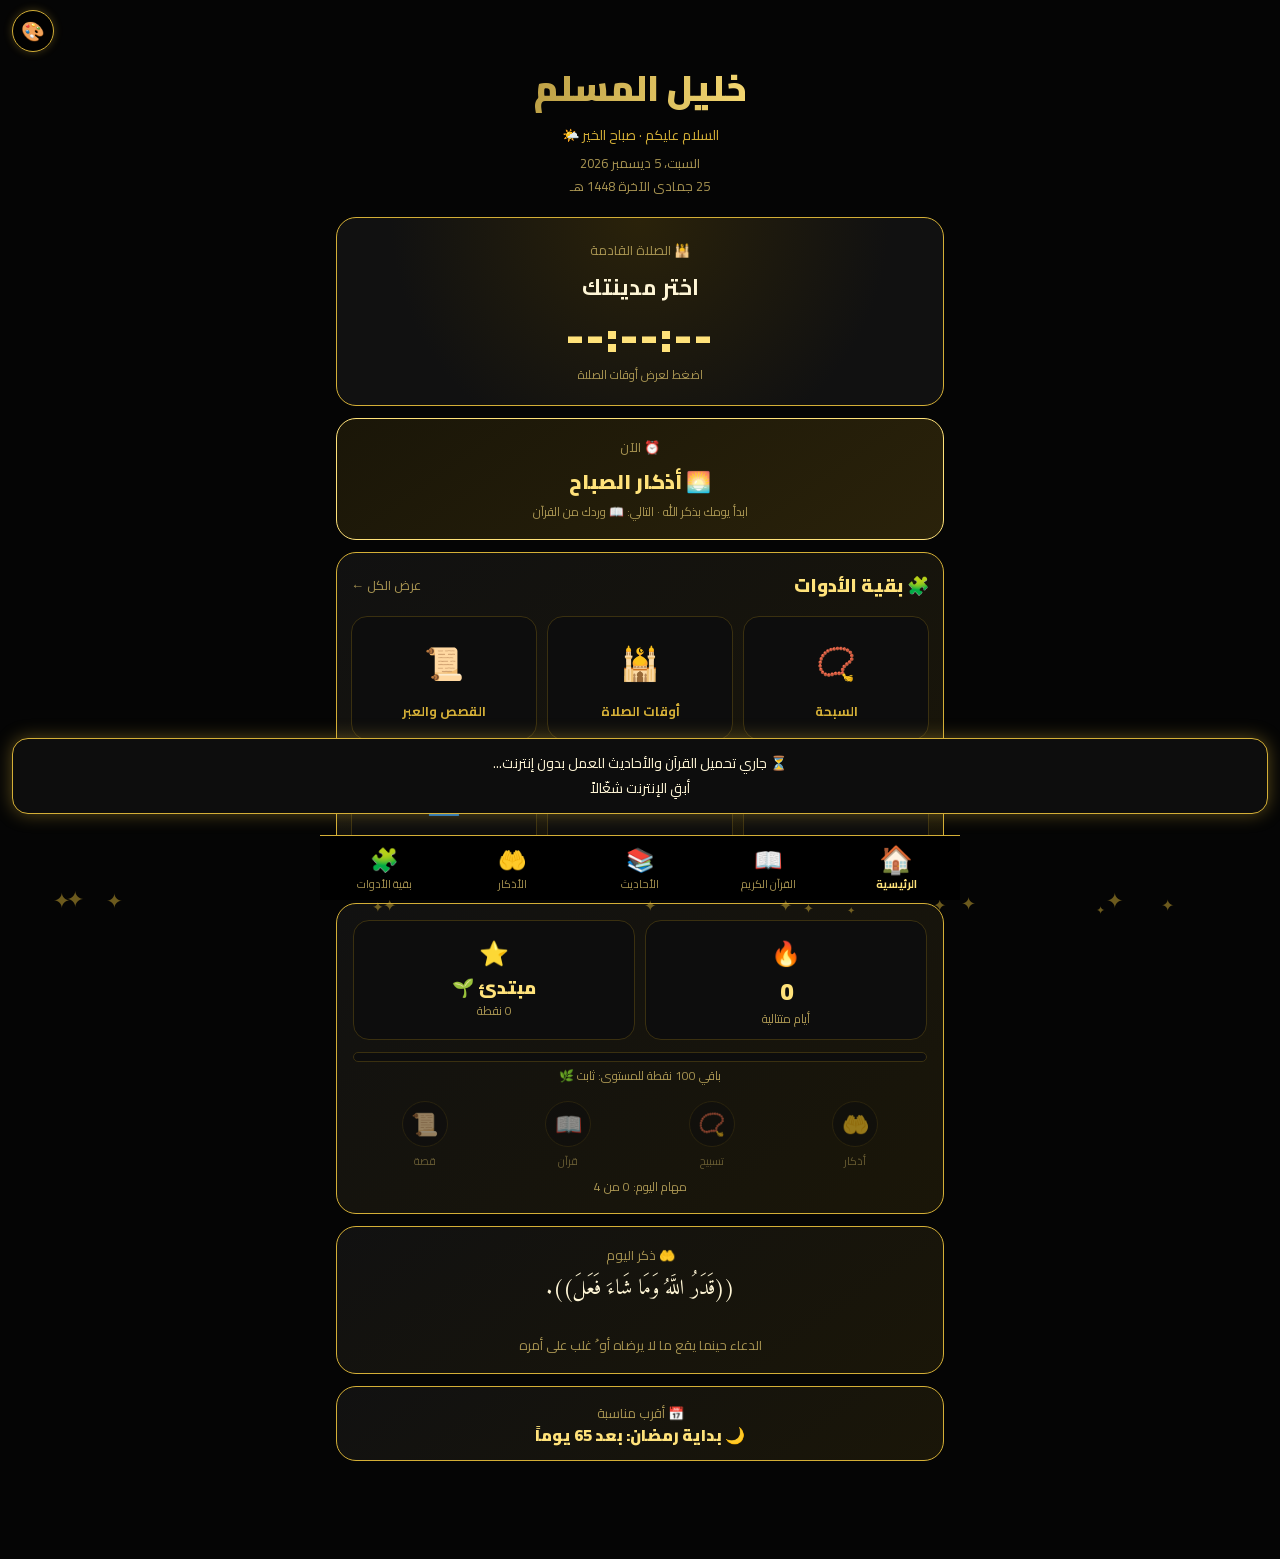
<file: index.html>
<!DOCTYPE html>
<html lang="ar" dir="rtl">
<head>
<meta charset="UTF-8">
<meta name="viewport" content="width=device-width, initial-scale=1, viewport-fit=cover">
<title>خليل المسلم</title>
<link rel="manifest" href="manifest.json">
<style>
  * { box-sizing:border-box; }
  body { margin:0; font-family:'Cairo',sans-serif; background:#050505; color:#f3e9c6; padding-bottom:90px; overflow-x:hidden; }

  .star { position:fixed; bottom:-20px; color:var(--g); opacity:.5; animation:float linear infinite; pointer-events:none; }
  @keyframes float { to { transform:translateY(-110vh); opacity:0; } }

  header { text-align:center; padding:26px 10px 6px; }
  header h1 { margin:0; font-size:36px; font-weight:900;
    background:linear-gradient(90deg,var(--g4),var(--g2),var(--g),var(--g2),var(--g4));
    background-size:300% auto; -webkit-background-clip:text; background-clip:text; color:transparent;
    animation:shine 4s linear infinite; }
  @keyframes shine { to { background-position:300% center; } }
  #hello { color:var(--g); font-size:14px; }
  #date { color:var(--g3); margin:4px 0 0; line-height:1.8; font-size:13px; }

  .card { display:block; text-decoration:none; color:inherit; background:linear-gradient(145deg,#111,var(--c2));
    margin:12px 16px; padding:16px; border-radius:20px; border:1px solid var(--g); text-align:center;
    animation:glow 3s ease-in-out infinite, appear .8s ease both; }
  @keyframes glow { 0%,100% { box-shadow:0 0 8px rgba(var(--gr),.25); } 50% { box-shadow:0 0 22px rgba(var(--gr),.55); } }
  @keyframes appear { from { opacity:0; transform:translateY(25px); } to { opacity:1; transform:none; } }
  .lbl { color:var(--g3); font-size:13px; }
  .big { font-size:24px; font-weight:900; color:var(--g2); line-height:1.3; }
  .small { font-size:12px; color:var(--g3); margin-top:2px; line-height:1.7; }

  .hero { padding:20px 16px; background:radial-gradient(circle at 50% 0%,var(--c3),#111 70%); }
  .hname { font-size:22px; color:#fff6d6; margin-top:4px; font-weight:700; }
  .hcount { font-size:46px; font-weight:900; color:var(--g2); letter-spacing:2px; direction:ltr; line-height:1.2; }

  .now { border-color:var(--g2); background:linear-gradient(145deg,var(--c2),var(--c3)); }
  .nowt { font-size:20px; font-weight:900; color:var(--g2); margin:4px 0 2px; }

  .qgrid { display:grid; grid-template-columns:repeat(4,1fr); gap:10px; margin:12px 16px; }
  .qgrid a { text-decoration:none; color:inherit; text-align:center; padding:12px 2px; border-radius:16px;
    background:linear-gradient(145deg,#111,var(--c2)); border:1px solid var(--b); }
  .qgrid a:active { border-color:var(--g2); transform:scale(.96); }
  .qgrid .ic { font-size:26px; }
  .qgrid .nm { font-size:11px; color:var(--g); margin-top:2px; }

  .prow { display:grid; grid-template-columns:1fr 1fr; gap:10px; }
  .pbox { text-decoration:none; color:inherit; background:#0d0d0d; border:1px solid var(--b); border-radius:16px; padding:10px 6px; }
  .pic { font-size:24px; }
  .bar { height:10px; background:#0d0d0d; border:1px solid var(--b); border-radius:10px; overflow:hidden; margin:12px 0 4px; }
  .fill { height:100%; width:0; background:linear-gradient(90deg,var(--g4),var(--g2)); transition:.6s; }
  .tdots { display:flex; justify-content:space-around; margin:14px 0 6px; }
  .tdot { text-align:center; opacity:.55; }
  .tdot .c { width:46px; height:46px; line-height:44px; margin:0 auto; font-size:22px; border-radius:50%; border:1px solid var(--b); background:#0d0d0d; }
  .tdot .l { font-size:11px; color:var(--g3); margin-top:4px; }
  .tdot.ok { opacity:1; }
  .tdot.ok .c { border-color:var(--g); box-shadow:0 0 12px rgba(var(--gr),.5); }

  .dtabs { display:flex; gap:6px; margin-bottom:12px; }
  .dt { flex:1; padding:9px 4px; border:1px solid var(--b); border-radius:12px; background:#0d0d0d; color:var(--g3);
    font-size:14px; font-family:'Cairo',sans-serif; }
  .dt.on { border-color:var(--g2); background:linear-gradient(90deg,var(--g4),var(--g)); color:#000; font-weight:900; }
  .dtext { white-space:pre-line; font-family:'Amiri',serif; font-size:22px; line-height:2.1; color:#fff6d6; min-height:60px; }
  .ref { font-size:13px; color:var(--g3); margin-top:6px; }
  .btn { display:inline-block; margin-top:10px; padding:9px 18px; border:1px solid var(--g); border-radius:12px;
    color:var(--g2); text-decoration:none; font-size:14px; }

  .row2 { display:grid; grid-template-columns:1fr 1fr; gap:10px; margin:12px 16px; }
  .row2 .card { margin:0; padding:14px 8px; }


  .tools-card { padding:16px 14px; }
  .thead { display:flex; justify-content:space-between; align-items:center; margin-bottom:14px; }
  .thead .tt { font-size:18px; font-weight:900; color:var(--g2); }
  .thead .tall { font-size:13px; color:var(--g3); text-decoration:none; }
  .tgrid { display:grid; grid-template-columns:repeat(3,1fr); gap:10px; }
  .tl { display:block; text-decoration:none; color:inherit; text-align:center; padding:16px 4px;
    border-radius:16px; background:#0d0d0d; border:1px solid var(--b); }
  .tl:active { border-color:var(--g2); transform:scale(.96); }
  .tl .ti { font-size:32px; }
  .tl .tn { font-size:13px; color:var(--g); margin-top:6px; font-weight:700; }
</style>
<link rel="stylesheet" href="style.css">
<script src="theme.js"></script>
<meta name="theme-color" content="#050505">
<link rel="apple-touch-icon" href="icon-180.png">
</head>
<body>
  <header>
    <h1>خليل المسلم</h1>
    <div id="hello"></div>
    <p id="date"></p>
  </header>

  <a href="prayer.html" class="card hero">
    <div class="lbl">🕌 الصلاة القادمة</div>
    <div class="hname" id="prName">...</div>
    <div class="hcount" id="prCount">--:--:--</div>
    <div class="small" id="prSub"></div>
  </a>

  <a href="adhkar.html" class="card now" id="nowCard">
    <div class="lbl">⏰ الآن</div>
    <div class="nowt" id="nowText"></div>
    <div class="small" id="nowSub"></div>
  </a>

  <div class="card tools-card">
    <div class="thead"><span class="tt">🧩 بقية الأدوات</span><a href="tools.html" class="tall">عرض الكل ←</a></div>
    <div class="tgrid">
      <a href="tasbih.html" class="tl"><div class="ti">📿</div><div class="tn">السبحة</div></a>
      <a href="prayer.html" class="tl"><div class="ti">🕌</div><div class="tn">أوقات الصلاة</div></a>
      <a href="anbiya.html" class="tl"><div class="ti">📜</div><div class="tn">القصص والعبر</div></a>
      <a href="quiz.html" class="tl"><div class="ti">🧠</div><div class="tn">الاختبارات</div></a>
      <a href="dates.html" class="tl"><div class="ti">📅</div><div class="tn">التواريخ</div></a>
      <a href="achievements.html" class="tl"><div class="ti">👤</div><div class="tn">إنجازاتي</div></a>
    </div>
  </div>

  <div class="card">
    <div class="prow">
      <a href="achievements.html" class="pbox"><div class="pic">🔥</div><div class="big" id="stStreak">0</div><div class="small">أيام متتالية</div></a>
      <a href="achievements.html" class="pbox"><div class="pic">⭐</div><div class="big" id="stLevel" style="font-size:18px">-</div><div class="small" id="stPts"></div></a>
    </div>
    <div class="bar"><div class="fill" id="lvFill"></div></div>
    <div class="small" id="lvNext"></div>
    <div class="tdots" id="tdots"></div>
    <div class="small" id="taskCount"></div>
  </div>

  <a href="quran.html" class="card" id="dailyCard">
    <div class="lbl" id="dLbl">✨ لك اليوم</div>
    <div class="dtext" id="dText">...</div>
    <div class="ref" id="dRef"></div>
  </a>

  <div class="row2" id="row2">
    <a href="quran.html" class="card" id="lastCard" style="display:none">
      <div class="lbl">📌 أكمل من حيث توقفت</div>
      <div class="big" id="lastText" style="font-size:16px"></div>
    </a>
    <a href="dates.html" class="card" id="evCard">
      <div class="lbl">📅 أقرب مناسبة</div>
      <div class="big" id="evText" style="font-size:16px"></div>
    </a>
  </div>

  <script src="dates.js"></script>
<script src="adhan.js"></script>
<script src="prayer.js"></script>
<script>
  const g = k => Number(localStorage.getItem(k) || 0);
  const arr = k => { try { return JSON.parse(localStorage.getItem(k) || "[]"); } catch (e) { return []; } };
  const $ = id => document.getElementById(id);
  const now = new Date();
  const dk = now.getFullYear() + "-" + (now.getMonth() + 1) + "-" + now.getDate();
  const hr = now.getHours();

  // نجوم متحركة
  for (let i = 0; i < 14; i++) {
    const s = document.createElement("div");
    s.className = "star";
    s.textContent = "✦";
    s.style.left = Math.random() * 100 + "vw";
    s.style.fontSize = (8 + Math.random() * 14) + "px";
    s.style.animationDuration = (8 + Math.random() * 12) + "s";
    s.style.animationDelay = (Math.random() * 10) + "s";
    document.body.appendChild(s);
  }

  // التحية والتاريخ
  $("hello").textContent = "السلام عليكم · " + (hr < 12 ? "صباح الخير 🌤️" : hr < 17 ? "طاب يومك ☀️" : "مساء الخير 🌙");
  const hj = hij(now);
  $("date").innerHTML = gregText(now) + (hj ? "<br>" + hijText(hj) : "");

  // الأيام المتتالية
  // الأيام المتتالية: تُحسب من أيام النشاط الفعلي (أذكار أو تسبيح أو قرآن أو قصة)
  function dayKeyOf(x) { return x.getFullYear() + "-" + (x.getMonth() + 1) + "-" + x.getDate(); }
  function activeDay(k) {
    return arr("adhkarDone:" + k).length > 0 || g("tasbihDay:" + k) > 0 ||
           localStorage.getItem("quranDay:" + k) === "1" || localStorage.getItem("storyDay:" + k) === "1";
  }
  let streak = 0;
  (function () {
    const x = new Date();
    if (!activeDay(dayKeyOf(x))) x.setDate(x.getDate() - 1);
    while (activeDay(dayKeyOf(x)) && streak < 3650) { streak++; x.setDate(x.getDate() - 1); }
  })();
  if (streak > g("bestStreak")) localStorage.setItem("bestStreak", streak);
  const best = g("bestStreak");

  // النقاط والمستوى (نفس معادلة صفحة الإنجازات)
  const points = best * 5 + g("stat:adhkarSets") * 10 + Math.floor(g("stat:tasbihTotal") / 10) +
                 arr("stat:surahs").length * 3 + arr("stat:prophets").length * 5 + g("stat:quizCorrect") * 2;
  const levels = [[0, "مبتدئ 🌱"], [100, "ثابت 🌿"], [300, "مجتهد 🌳"], [700, "مداوم ⭐"], [1500, "متميز 🌟"], [3000, "نجم الموقع 👑"]];
  let li = 0;
  levels.forEach((l, i) => { if (points >= l[0]) li = i; });
  $("stStreak").textContent = streak;
  $("stLevel").textContent = levels[li][1];
  $("stPts").textContent = points + " نقطة";
  if (li < levels.length - 1) {
    const from = levels[li][0], to = levels[li + 1][0];
    $("lvFill").style.width = ((points - from) / (to - from) * 100) + "%";
    $("lvNext").textContent = "باقي " + (to - points) + " نقطة للمستوى: " + levels[li + 1][1];
  } else {
    $("lvFill").style.width = "100%";
    $("lvNext").textContent = "وصلت لأعلى مستوى 👑";
  }

  // مهام اليوم
  const adhDone = arr("adhkarDone:" + dk);
  const done = {
    adhkar: adhDone.length > 0,
    tasbih: g("tasbihDay:" + dk) >= 33,
    quran: localStorage.getItem("quranDay:" + dk) === "1",
    story: localStorage.getItem("storyDay:" + dk) === "1"
  };
  const tasks = [["🤲", "أذكار", done.adhkar], ["📿", "تسبيح", done.tasbih], ["📖", "قرآن", done.quran], ["📜", "قصة", done.story]];
  let ok = 0;
  tasks.forEach(x => {
    if (x[2]) ok++;
    const d = document.createElement("div");
    d.className = "tdot" + (x[2] ? " ok" : "");
    d.innerHTML = '<div class="c"></div><div class="l"></div>';
    d.querySelector(".c").textContent = x[2] ? "✅" : x[0];
    d.querySelector(".l").textContent = x[1];
    $("tdots").appendChild(d);
  });
  $("taskCount").textContent = "مهام اليوم: " + ok + " من " + tasks.length;

  // بطاقة "الآن" الذكية
  const lastSurah = localStorage.getItem("lastSurahName");
  const lastAyah = localStorage.getItem("lastAyah") || 1;
  const sug = [];
  if (!adhDone.includes(1) && hr < 12) sug.push(["🌅 أذكار الصباح", "ابدأ يومك بذكر الله", "adhkar.html"]);
  else if (!adhDone.includes(1) && hr >= 15) sug.push(["🌇 أذكار المساء", "اختم نهارك بذكر الله", "adhkar.html"]);
  if (now.getDay() === 5) sug.push(["🕌 يوم الجمعة", "أكثر من الصلاة على النبي ﷺ، ويُستحب قراءة سورة الكهف", "quran.html"]);
  if (!done.quran) sug.push(["📖 وردك من القرآن", lastSurah ? "أكمل: " + lastSurah + " · آية " + lastAyah : "ابدأ القراءة اليوم", "quran.html"]);
  if (!done.tasbih) sug.push(["📿 سبّح 33 تسبيحة", "ذكر قليل يعمّر يومك", "tasbih.html"]);
  if (!done.story) sug.push(["📜 قصة اليوم", "اقرأ قصة نبي واستخلص العبرة", "anbiya.html"]);
  if (!sug.length) sug.push(["🎉 ما شاء الله!", "أنجزت مهام اليوم كاملة، تقبّل الله منك", "achievements.html"]);
  $("nowText").textContent = sug[0][0];
  $("nowSub").textContent = sug[0][1] + (sug[1] ? " · التالي: " + sug[1][0] : "");
  $("nowCard").href = sug[0][2];

  // اختيار يومي مختلف لكل شخص
  function seed() {
    let s = localStorage.getItem("seed");
    if (!s) { s = String(Math.floor(Math.random() * 2147483647)); localStorage.setItem("seed", s); }
    return s;
  }
  function hash(str) {
    let h = 2166136261;
    for (let i = 0; i < str.length; i++) { h ^= str.charCodeAt(i); h = Math.imul(h, 16777619) >>> 0; }
    return h;
  }
  function pick(n, salt) { return hash(seed() + "|" + dk + "|" + salt) % n; }

  // محتوى اليوم: نوع عشوائي (آية أو ذكر أو حديث) يختلف من شخص لشخص ويتجدد كل يوم
  function getJSON(u) { return fetch(u).then(r => { if (!r.ok) throw new Error(u); return r.json(); }); }
  function splitSrc(text) {
  const t = text || "";
  let n = "";
  const map = [];
  for (let i = 0; i < t.length; i++) {
    const c = t.charCodeAt(i);
    if ((c >= 0x064B && c <= 0x065F) || c === 0x0670 || c === 0x0640 || (c >= 0x06D6 && c <= 0x06ED)) continue;
    n += t[i];
    map.push(i);
  }
  const re = /(^|[\s\[\(\]\)"”«»،.؛:!؟])(رواه|رواها|رواهما|رواهم|رواة|[أا]خرجه|[أا]خرجها|متفق عليه)(?![\u0621-\u064A])/g;
  let m;
  while ((m = re.exec(n)) !== null) {
    const p = m.index + m[1].length;
    if (p > 15 && p >= n.length * 0.15 && n.length - p <= 900) {
      const cut = map[p];
      return { main: t.slice(0, cut).replace(/[\s\[\(]+$/, ""), src: t.slice(cut).replace(/[\s\]\)]+$/, "") };
    }
  }
  return { main: t, src: "" };
}
  const KINDS = {
    a: { lbl: "✨ آية اليوم", href: "quran.html", get: () => getJSON("quran.json").then(d => {
      const pool = [];
      d.data.surahs.forEach(s => s.ayahs.forEach(a => {
        let t = a.text;
        if (a.numberInSurah === 1 && s.number !== 1 && s.number !== 9) t = t.split(" ").slice(4).join(" ");
        const w = t.split(" ").length;
        if (w >= 6 && w <= 40) pool.push([s, a, t]);
      }));
      const x = pool[pick(pool.length, "ayah")];
      return { t: x[2] + " ﴿" + x[1].numberInSurah + "﴾", r: x[0].name + " · آية " + x[1].numberInSurah };
    }) },
    d: { lbl: "🤲 ذكر اليوم", href: "adhkar.html", get: () => getJSON("adhkar.json").then(d => {
      const pool = [];
      d.forEach(c => c.array.forEach(it => {
        if (it.text && it.text.length >= 15 && it.text.length <= 400) pool.push([c.category, it]);
      }));
      const x = pool[pick(pool.length, "dhikr")];
      const n = Number(x[1].count) || 1;
      return { t: x[1].text, r: x[0] + (n > 1 ? " · يُكرَّر " + n + " مرات" : "") };
    }) },
    h: { lbl: "📚 حديث اليوم", href: "hadith.html", get: () => getJSON("hadith-daily.json").then(pool => {
      const x = pool[pick(pool.length, "hadith")];
      const sp = splitSrc(x.t);
      const src = sp.src.length > 140 ? sp.src.slice(0, 140) + "…" : sp.src;
      return { t: sp.main, r: x.s + (x.n ? " · حديث " + x.n : "") + (src ? " · " + src : "") };
    }) }
  };
  async function loadDaily() {
    const order = ["a", "d", "h"];
    const f = pick(3, "kind");
    const tryList = [order[f], order[(f + 1) % 3], order[(f + 2) % 3]];
    for (const k of tryList) {
      try {
        const x = await KINDS[k].get();
        $("dLbl").textContent = KINDS[k].lbl;
        $("dText").textContent = x.t;
        $("dText").style.fontSize = k === "a" ? "24px" : "21px";
        $("dRef").textContent = x.r;
        $("dailyCard").href = KINDS[k].href;
        return;
      } catch (e) {}
    }
    $("dText").textContent = "افتح القرآن الكريم 📖";
  }
  loadDaily();

  // آخر قراءة + أقرب مناسبة
  if (lastSurah) {
    $("lastCard").style.display = "block";
    $("lastText").textContent = lastSurah + " · آية " + lastAyah;
  } else {
    $("row2").style.gridTemplateColumns = "1fr";
  }
  (function () {
    let b = null;
    EVENTS.forEach(e => { const r = nextHijri(e.m, e.d); if (r && (!b || r.days < b.days)) b = { e: e, days: r.days }; });
    $("evText").textContent = b ? b.e.ic + " " + b.e.n + ": " + daysText(b.days) : "";
  })();

  // الصلاة القادمة
  function prTick() {
    if (typeof adhan === "undefined") { $("prName").textContent = "افتح صفحة الصلاة"; return; }
    const l = getLoc();
    if (!l) {
      $("prName").textContent = "اختر مدينتك";
      $("prCount").textContent = "--:--:--";
      $("prSub").textContent = "اضغط لعرض أوقات الصلاة";
      return;
    }
    try {
      const nx = nextPrayer(l);
      $("prName").textContent = "صلاة " + nx.n + " · " + fmtTime(nx.t, l.tz);
      $("prCount").textContent = fmtCountdown(nx.t - new Date());
      $("prSub").textContent = l.name;
    } catch (e) { $("prName").textContent = "افتح صفحة الصلاة"; }
  }
  prTick();
  setInterval(prTick, 1000);

  if ("serviceWorker" in navigator && location.origin !== "https://localhost") { navigator.serviceWorker.register("sw.js"); }
</script>
<script src="nav.js"></script>
<script src="install.js"></script>
<script src="ready.js"></script>
</body>
</html>
</file>
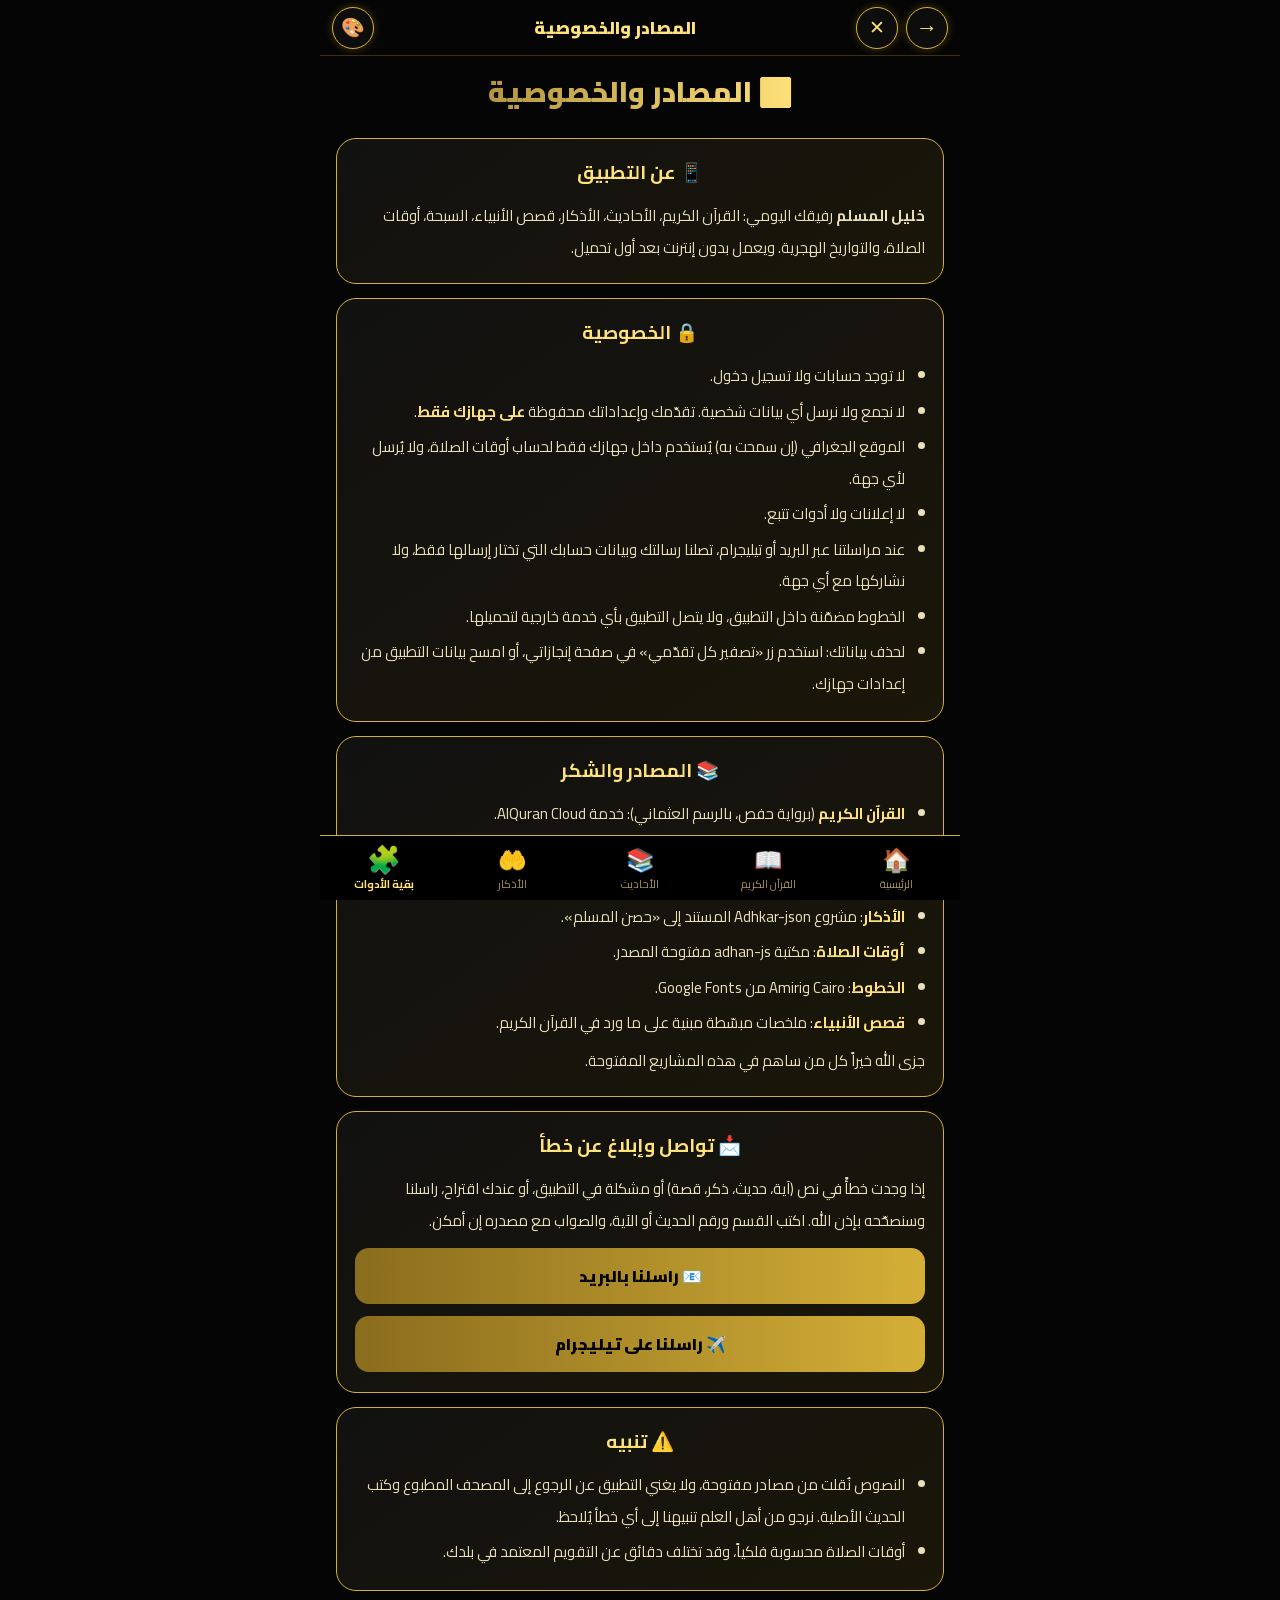
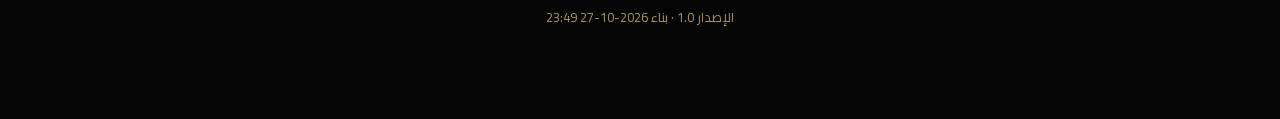
<file: about.html>
<!DOCTYPE html>
<html lang="ar" dir="rtl">
<head>
<meta charset="UTF-8">
<meta name="viewport" content="width=device-width, initial-scale=1, viewport-fit=cover">
<title>المصادر والخصوصية - خليل المسلم</title>
<link rel="manifest" href="manifest.json">
<meta name="theme-color" content="#050505">
<link rel="apple-touch-icon" href="icon-180.png">
<link rel="stylesheet" href="style.css">
<script src="theme.js"></script>
<style>
  * { box-sizing:border-box; }
  body { margin:0; font-family:'Cairo',sans-serif; background:#050505; color:#f3e9c6; }
  header { text-align:center; }
  header h1 { margin:0; font-size:28px; font-weight:900;
    background:linear-gradient(90deg,var(--g4),var(--g2),var(--g),var(--g2),var(--g4));
    background-size:300% auto; -webkit-background-clip:text; background-clip:text; color:transparent;
    animation:shine 4s linear infinite; }
  @keyframes shine { to { background-position:300% center; } }
  .card { background:linear-gradient(145deg,#111,var(--c2)); margin:14px 16px; padding:16px 18px; border-radius:20px;
    border:1px solid var(--g); }
  .card h3 { margin:0 0 10px; color:var(--g2); text-align:center; }
  .card p, .card li { font-size:15px; line-height:2.1; color:#e9dfba; margin:4px 0; }
  .card ul { padding-right:20px; margin:6px 0; }
  .card li b { color:var(--g2); }
  .ver { text-align:center; color:var(--g3); font-size:13px; margin:12px 0 4px; }

  .cbtn { display:block; margin:12px 0 4px; padding:13px; text-align:center; text-decoration:none; border-radius:14px;
    font-weight:900; font-size:16px; background:linear-gradient(90deg,var(--g4),var(--g)); color:#000; }
  .mail { text-align:center; direction:ltr; color:var(--g3); font-size:13px; word-break:break-all; }
</style>
</head>
<body>
  <header><h1>ℹ️ المصادر والخصوصية</h1></header>

  <div class="card">
    <h3>📱 عن التطبيق</h3>
    <p><b>خليل المسلم</b> رفيقك اليومي: القرآن الكريم، الأحاديث، الأذكار، قصص الأنبياء، السبحة، أوقات الصلاة، والتواريخ الهجرية. ويعمل بدون إنترنت بعد أول تحميل.</p>
  </div>

  <div class="card">
    <h3>🔒 الخصوصية</h3>
    <ul>
      <li>لا توجد حسابات ولا تسجيل دخول.</li>
      <li>لا نجمع ولا نرسل أي بيانات شخصية. تقدّمك وإعداداتك محفوظة <b>على جهازك فقط</b>.</li>
      <li>الموقع الجغرافي (إن سمحت به) يُستخدم داخل جهازك فقط لحساب أوقات الصلاة، ولا يُرسل لأي جهة.</li>
      <li>لا إعلانات ولا أدوات تتبع.</li>
      <li>عند مراسلتنا عبر البريد أو تيليجرام، تصلنا رسالتك وبيانات حسابك التي تختار إرسالها فقط، ولا نشاركها مع أي جهة.</li>
      <li>الخطوط مضمّنة داخل التطبيق، ولا يتصل التطبيق بأي خدمة خارجية لتحميلها.</li>
      <li>لحذف بياناتك: استخدم زر «تصفير كل تقدّمي» في صفحة إنجازاتي، أو امسح بيانات التطبيق من إعدادات جهازك.</li>
    </ul>
  </div>

  <div class="card">
    <h3>📚 المصادر والشكر</h3>
    <ul>
      <li><b>القرآن الكريم</b> (برواية حفص، بالرسم العثماني): خدمة AlQuran Cloud.</li>
      <li><b>الأحاديث</b> (الأربعون النووية، الأحاديث القدسية، صحيح البخاري، صحيح مسلم): مشروع Hadith API.</li>
      <li><b>الأذكار</b>: مشروع Adhkar-json المستند إلى «حصن المسلم».</li>
      <li><b>أوقات الصلاة</b>: مكتبة adhan-js مفتوحة المصدر.</li>
      <li><b>الخطوط</b>: Cairo وAmiri من Google Fonts.</li>
      <li><b>قصص الأنبياء</b>: ملخصات مبسّطة مبنية على ما ورد في القرآن الكريم.</li>
    </ul>
    <p>جزى الله خيراً كل من ساهم في هذه المشاريع المفتوحة.</p>
  </div>

  <div class="card">
    <h3>📩 تواصل وإبلاغ عن خطأ</h3>
    <p>إذا وجدت خطأً في نص (آية، حديث، ذكر، قصة) أو مشكلة في التطبيق، أو عندك اقتراح، راسلنا وسنصحّحه بإذن الله. اكتب القسم ورقم الحديث أو الآية، والصواب مع مصدره إن أمكن.</p>
    <a class="cbtn" href="mailto:khalil.al.muslim3@gmail.com?subject=%D9%85%D9%84%D8%A7%D8%AD%D8%B8%D8%A9%20%D8%B9%D9%84%D9%89%20%D8%AA%D8%B7%D8%A8%D9%8A%D9%82%20%D8%AE%D9%84%D9%8A%D9%84%20%D8%A7%D9%84%D9%85%D8%B3%D9%84%D9%85&body=%D8%A7%D9%84%D8%B3%D9%84%D8%A7%D9%85%20%D8%B9%D9%84%D9%8A%D9%83%D9%85%D8%8C%0A%0A%D8%A7%D9%84%D9%82%D8%B3%D9%85%20%28%D9%82%D8%B1%D8%A2%D9%86%20%2F%20%D8%AD%D8%AF%D9%8A%D8%AB%20%2F%20%D8%B0%D9%83%D8%B1%20%2F%20%D9%82%D8%B5%D8%B5%20%2F%20%D8%BA%D9%8A%D8%B1%20%D8%B0%D9%84%D9%83%29%3A%0A%D8%A7%D9%84%D8%B5%D9%81%D8%AD%D8%A9%20%D8%A3%D9%88%20%D8%B1%D9%82%D9%85%20%D8%A7%D9%84%D8%AD%D8%AF%D9%8A%D8%AB%20%D8%A3%D9%88%20%D8%A7%D9%84%D8%A2%D9%8A%D8%A9%3A%0A%D8%A7%D9%84%D8%AE%D8%B7%D8%A3%20%D8%A3%D9%88%20%D8%A7%D9%84%D9%85%D8%B4%D9%83%D9%84%D8%A9%3A%0A%D8%A7%D9%84%D8%B5%D9%88%D8%A7%D8%A8%20%28%D8%A5%D9%86%20%D9%88%D8%AC%D8%AF%D8%8C%20%D9%85%D8%B9%20%D8%B0%D9%83%D8%B1%20%D8%A7%D9%84%D9%85%D8%B5%D8%AF%D8%B1%29%3A%0A">📧 راسلنا بالبريد</a>
    <a class="cbtn" href="https://t.me/N3_UNK" target="_blank" rel="noopener">✈️ راسلنا على تيليجرام</a>
  </div>

  <div class="card">
    <h3>⚠️ تنبيه</h3>
    <ul>
      <li>النصوص نُقلت من مصادر مفتوحة، ولا يغني التطبيق عن الرجوع إلى المصحف المطبوع وكتب الحديث الأصلية. نرجو من أهل العلم تنبيهنا إلى أي خطأ يُلاحظ.</li>
      <li>أوقات الصلاة محسوبة فلكياً، وقد تختلف دقائق عن التقويم المعتمد في بلدك.</li>
    </ul>
  </div>

  <div class="ver">الإصدار 1.0 <span id="bld"></span></div>

<script>
  fetch("build.json", { cache: "no-store" }).then(function (r) { return r.json(); }).then(function (d) { document.getElementById("bld").textContent = "· بناء " + d.build; }).catch(function () {});
  if ("serviceWorker" in navigator && location.origin !== "https://localhost") { navigator.serviceWorker.register("sw.js"); }
</script>
<script src="nav.js"></script>
</body>
</html>
</file>
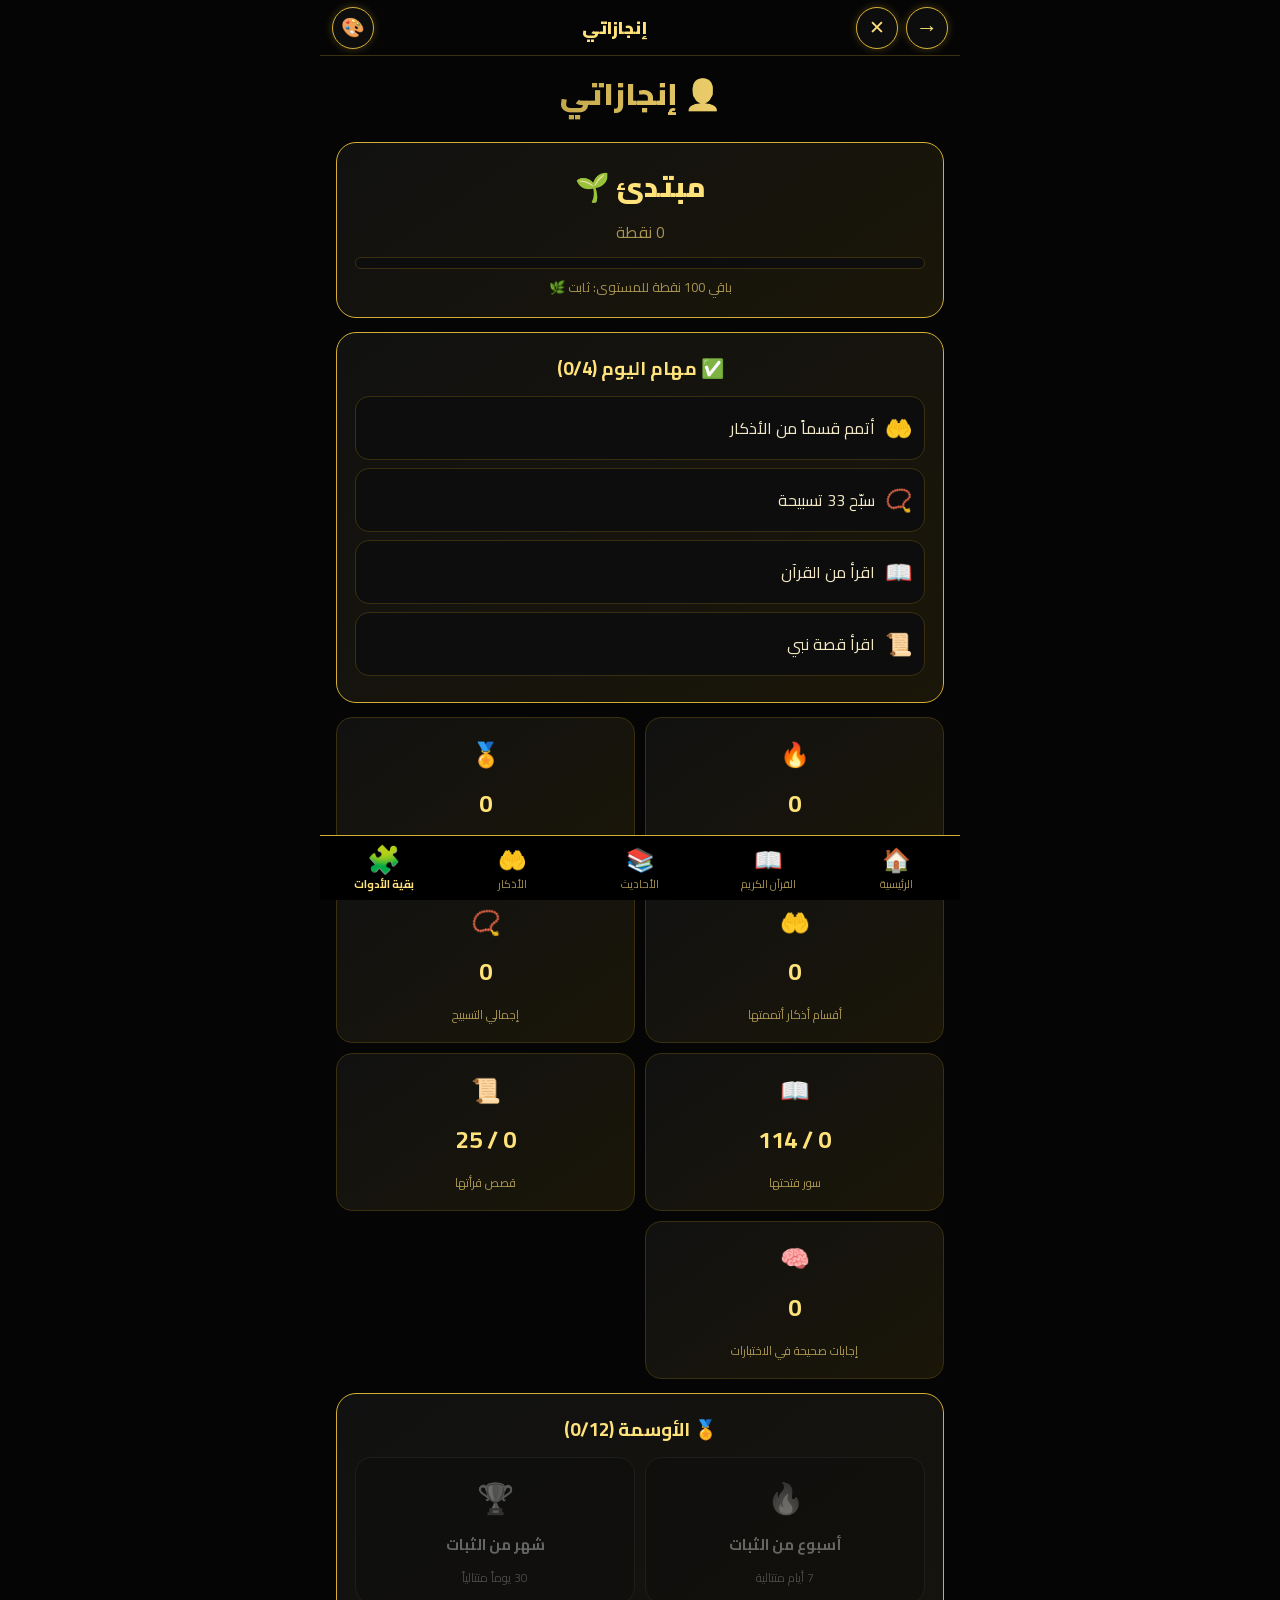
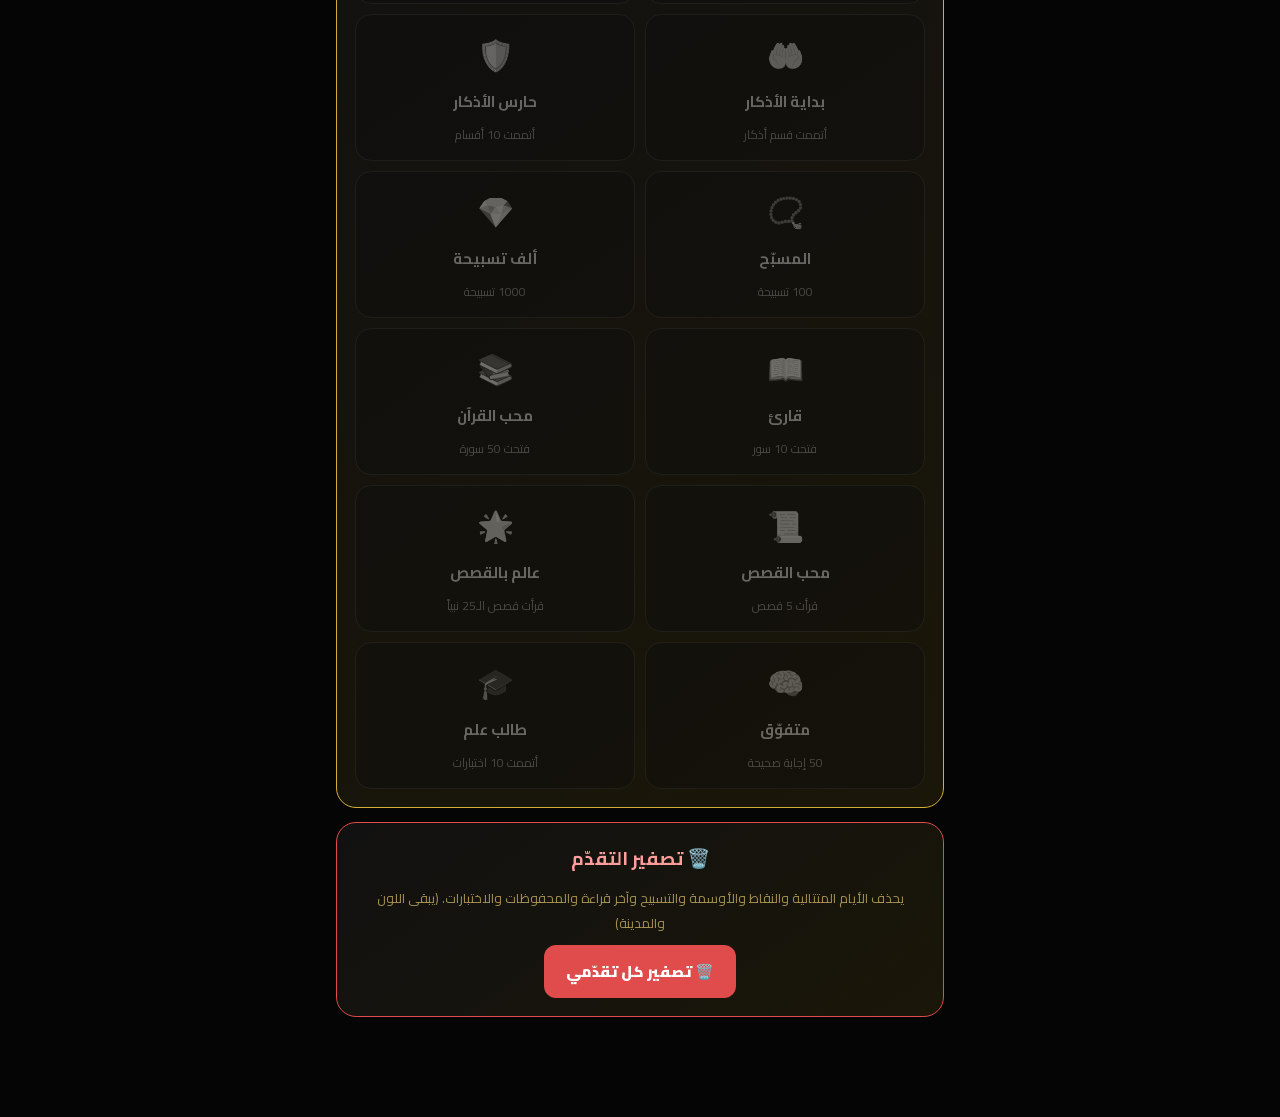
<file: achievements.html>
<!DOCTYPE html>
<html lang="ar" dir="rtl">
<head>
<meta charset="UTF-8">
<meta name="viewport" content="width=device-width, initial-scale=1, viewport-fit=cover">
<title>إنجازاتي - خليل المسلم</title>
<link rel="manifest" href="manifest.json">
<style>
  * { box-sizing:border-box; }
  body { margin:0; font-family:'Cairo',sans-serif; background:#050505; color:#f3e9c6; padding-bottom:90px; }
  header { text-align:center; padding:25px 10px 5px; }
  header h1 { margin:0; font-size:30px; font-weight:900;
    background:linear-gradient(90deg,var(--g4),var(--g2),var(--g),var(--g2),var(--g4));
    background-size:300% auto; -webkit-background-clip:text; background-clip:text; color:transparent;
    animation:shine 4s linear infinite; }
  @keyframes shine { to { background-position:300% center; } }

  .card { background:linear-gradient(145deg,#111,var(--c2)); margin:14px 16px; padding:18px; border-radius:20px;
    border:1px solid var(--g); text-align:center; animation:glow 3s ease-in-out infinite; }
  @keyframes glow { 0%,100% { box-shadow:0 0 8px rgba(var(--gr),.25); } 50% { box-shadow:0 0 22px rgba(var(--gr),.55); } }
  .card h3 { margin:0 0 10px; color:var(--g2); }
  #lvName { font-size:28px; font-weight:900; color:var(--g2); }
  #pts { color:var(--g3); margin:4px 0 10px; }
  .bar { height:12px; background:#0d0d0d; border:1px solid var(--b); border-radius:10px; overflow:hidden; }
  .fill { height:100%; width:0; background:linear-gradient(90deg,var(--g4),var(--g2)); transition:.6s; }
  #next { font-size:13px; color:var(--g3); margin-top:6px; }

  .task { display:flex; align-items:center; gap:10px; padding:10px 12px; margin:8px 0; background:#0d0d0d;
    border:1px solid var(--b); border-radius:14px; text-align:right; }
  .task.ok { border-color:var(--g); color:var(--g2); }
  .task .ic { font-size:22px; }

  .grid { display:grid; grid-template-columns:1fr 1fr; gap:10px; margin:0 16px; }
  .stat { background:linear-gradient(145deg,#111,var(--c2)); border:1px solid var(--b); border-radius:16px; padding:14px 8px; text-align:center; }
  .stat .ic { font-size:24px; }
  .stat b { display:block; font-size:24px; color:var(--g2); margin:4px 0; }
  .stat span { font-size:12px; color:var(--g3); }

  .badges { display:grid; grid-template-columns:1fr 1fr; gap:10px; }
  .badge { background:#0d0d0d; border:1px solid var(--b); border-radius:16px; padding:12px 8px; opacity:.4; filter:grayscale(1); }
  .badge.on { opacity:1; filter:none; border-color:var(--g); box-shadow:0 0 12px rgba(var(--gr),.35); }
  .badge .ic { font-size:30px; }
  .badge b { display:block; color:var(--g2); font-size:15px; margin:4px 0 2px; }
  .badge span { font-size:12px; color:var(--g3); }

  a.last { display:block; color:#000; text-decoration:none; font-weight:900; background:linear-gradient(90deg,var(--g4),var(--g));
    border-radius:16px; padding:14px; margin:14px 16px; text-align:center; }


</style>
<link rel="stylesheet" href="style.css">
<script src="theme.js"></script>
<meta name="theme-color" content="#050505">
<link rel="apple-touch-icon" href="icon-180.png">
</head>
<body>
  <header><h1>👤 إنجازاتي</h1></header>

  <div class="card">
    <div id="lvName"></div>
    <div id="pts"></div>
    <div class="bar"><div class="fill" id="fill"></div></div>
    <div id="next"></div>
  </div>

  <div class="card">
    <h3>✅ مهام اليوم <span id="taskCount"></span></h3>
    <div id="tasks"></div>
  </div>

  <div id="lastBox"></div>

  <div class="grid" id="stats"></div>

  <div class="card">
    <h3>🏅 الأوسمة <span id="badgeCount"></span></h3>
    <div class="badges" id="badges"></div>
  </div>

  <div class="card" style="border-color:#e04b4b">
    <h3 style="color:#ff9d9d">🗑️ تصفير التقدّم</h3>
    <div style="color:var(--g3);font-size:13px;line-height:1.9;margin-bottom:10px">يحذف الأيام المتتالية والنقاط والأوسمة والتسبيح وآخر قراءة والمحفوظات والاختبارات. (يبقى اللون والمدينة)</div>
    <button id="resetBtn" style="padding:12px 22px;border:none;border-radius:12px;background:#e04b4b;color:#fff;font-weight:900;font-size:15px;font-family:'Cairo',sans-serif">🗑️ تصفير كل تقدّمي</button>
  </div>

  <script>
  const g = k => Number(localStorage.getItem(k) || 0);
  const arr = k => JSON.parse(localStorage.getItem(k) || "[]");
  const d = new Date();
  const dk = d.getFullYear() + "-" + (d.getMonth() + 1) + "-" + d.getDate();

  // الأيام المتتالية (تنكسر إذا فاتك أكثر من يوم)
  function dayKeyOf(x) { return x.getFullYear() + "-" + (x.getMonth() + 1) + "-" + x.getDate(); }
  function activeDay(k) {
    return arr("adhkarDone:" + k).length > 0 || g("tasbihDay:" + k) > 0 ||
           localStorage.getItem("quranDay:" + k) === "1" || localStorage.getItem("storyDay:" + k) === "1";
  }
  let streakN = 0;
  (function () {
    const x = new Date();
    if (!activeDay(dayKeyOf(x))) x.setDate(x.getDate() - 1);
    while (activeDay(dayKeyOf(x)) && streakN < 3650) { streakN++; x.setDate(x.getDate() - 1); }
  })();
  if (streakN > g("bestStreak")) localStorage.setItem("bestStreak", streakN);
  const streak = streakN;
  const best = Math.max(g("bestStreak"), streak);

  const adhkarSets = g("stat:adhkarSets");
  const tasbihTotal = g("stat:tasbihTotal");
  const surahs = arr("stat:surahs").length;
  const prophets = arr("stat:prophets").length;

  // النقاط والمستوى
  const points = best * 5 + adhkarSets * 10 + Math.floor(tasbihTotal / 10) + surahs * 3 + prophets * 5 + g("stat:quizCorrect") * 2;
  const levels = [[0, "مبتدئ 🌱"], [100, "ثابت 🌿"], [300, "مجتهد 🌳"], [700, "مداوم ⭐"], [1500, "متميز 🌟"], [3000, "نجم الموقع 👑"]];
  let li = 0;
  levels.forEach((l, i) => { if (points >= l[0]) li = i; });
  document.getElementById("lvName").textContent = levels[li][1];
  document.getElementById("pts").textContent = points + " نقطة";
  if (li < levels.length - 1) {
    const from = levels[li][0], to = levels[li + 1][0];
    document.getElementById("fill").style.width = ((points - from) / (to - from) * 100) + "%";
    document.getElementById("next").textContent = "باقي " + (to - points) + " نقطة للمستوى: " + levels[li + 1][1];
  } else {
    document.getElementById("fill").style.width = "100%";
    document.getElementById("next").textContent = "وصلت لأعلى مستوى 👑";
  }

  // مهام اليوم
  const tasks = [
    ["🤲", "أتمم قسماً من الأذكار", arr("adhkarDone:" + dk).length > 0],
    ["📿", "سبّح 33 تسبيحة", g("tasbihDay:" + dk) >= 33],
    ["📖", "اقرأ من القرآن", localStorage.getItem("quranDay:" + dk) === "1"],
    ["📜", "اقرأ قصة نبي", localStorage.getItem("storyDay:" + dk) === "1"]
  ];
  const tb = document.getElementById("tasks");
  let okCount = 0;
  tasks.forEach(x => {
    if (x[2]) okCount++;
    const div = document.createElement("div");
    div.className = "task" + (x[2] ? " ok" : "");
    div.innerHTML = '<span class="ic">' + (x[2] ? "✅" : x[0]) + '</span><span></span>';
    div.lastChild.textContent = x[1];
    tb.appendChild(div);
  });
  document.getElementById("taskCount").textContent = "(" + okCount + "/" + tasks.length + ")";

  // آخر قراءة
  const ls = localStorage.getItem("lastSurahName");
  if (ls) {
    const a = document.createElement("a");
    a.className = "last";
    a.href = "quran.html";
    a.textContent = "📌 آخر قراءة: " + ls + " - آية " + (localStorage.getItem("lastAyah") || 1);
    document.getElementById("lastBox").appendChild(a);
  }

  // الإحصائيات
  const stats = [
    ["🔥", streak, "أيام متتالية"],
    ["🏅", best, "أفضل أيام متتالية"],
    ["🤲", adhkarSets, "أقسام أذكار أتممتها"],
    ["📿", tasbihTotal, "إجمالي التسبيح"],
    ["📖", surahs + " / 114", "سور فتحتها"],
    ["📜", prophets + " / 25", "قصص قرأتها"],
    ["🧠", g("stat:quizCorrect"), "إجابات صحيحة في الاختبارات"]
  ];
  const sb = document.getElementById("stats");
  stats.forEach(s => {
    const div = document.createElement("div");
    div.className = "stat";
    div.innerHTML = '<div class="ic">' + s[0] + '</div><b></b><span>' + s[2] + '</span>';
    div.querySelector("b").textContent = s[1];
    sb.appendChild(div);
  });

  // الأوسمة
  const badges = [
    ["🔥", "أسبوع من الثبات", "7 أيام متتالية", best >= 7],
    ["🏆", "شهر من الثبات", "30 يوماً متتالياً", best >= 30],
    ["🤲", "بداية الأذكار", "أتممت قسم أذكار", adhkarSets >= 1],
    ["🛡️", "حارس الأذكار", "أتممت 10 أقسام", adhkarSets >= 10],
    ["📿", "المسبّح", "100 تسبيحة", tasbihTotal >= 100],
    ["💎", "ألف تسبيحة", "1000 تسبيحة", tasbihTotal >= 1000],
    ["📖", "قارئ", "فتحت 10 سور", surahs >= 10],
    ["📚", "محب القرآن", "فتحت 50 سورة", surahs >= 50],
    ["📜", "محب القصص", "قرأت 5 قصص", prophets >= 5],
    ["🌟", "عالم بالقصص", "قرأت قصص الـ25 نبياً", prophets >= 25],
    ["🧠", "متفوّق", "50 إجابة صحيحة", g("stat:quizCorrect") >= 50],
    ["🎓", "طالب علم", "أتممت 10 اختبارات", g("stat:quizDone") >= 10]
  ];
  const bb = document.getElementById("badges");
  let unlocked = 0;
  badges.forEach(b => {
    if (b[3]) unlocked++;
    const div = document.createElement("div");
    div.className = "badge" + (b[3] ? " on" : "");
    div.innerHTML = '<div class="ic">' + b[0] + '</div><b></b><span></span>';
    div.querySelector("b").textContent = b[1];
    div.querySelector("span").textContent = b[2];
    bb.appendChild(div);
  });
  document.getElementById("badgeCount").textContent = "(" + unlocked + "/" + badges.length + ")";

  (function () {
    var b = document.getElementById("resetBtn"), armed = false, tm = null;
    var KEEP = ["theme", "loc", "readMode", "qcal", "qflip"];
    b.onclick = function () {
      if (!armed) {
        armed = true;
        b.textContent = "⚠️ اضغط مرة ثانية للتأكيد";
        tm = setTimeout(function () { armed = false; b.textContent = "🗑️ تصفير كل تقدّمي"; }, 5000);
        return;
      }
      clearTimeout(tm);
      var del = [];
      for (var i = 0; i < localStorage.length; i++) { var k = localStorage.key(i); if (KEEP.indexOf(k) < 0) del.push(k); }
      del.forEach(function (k) { localStorage.removeItem(k); });
      b.textContent = "✅ تم التصفير";
      setTimeout(function () { location.reload(); }, 800);
    };
  })();
  if ("serviceWorker" in navigator && location.origin !== "https://localhost") { navigator.serviceWorker.register("sw.js"); }
</script>
<script src="nav.js"></script>
</body>
</html>
</file>
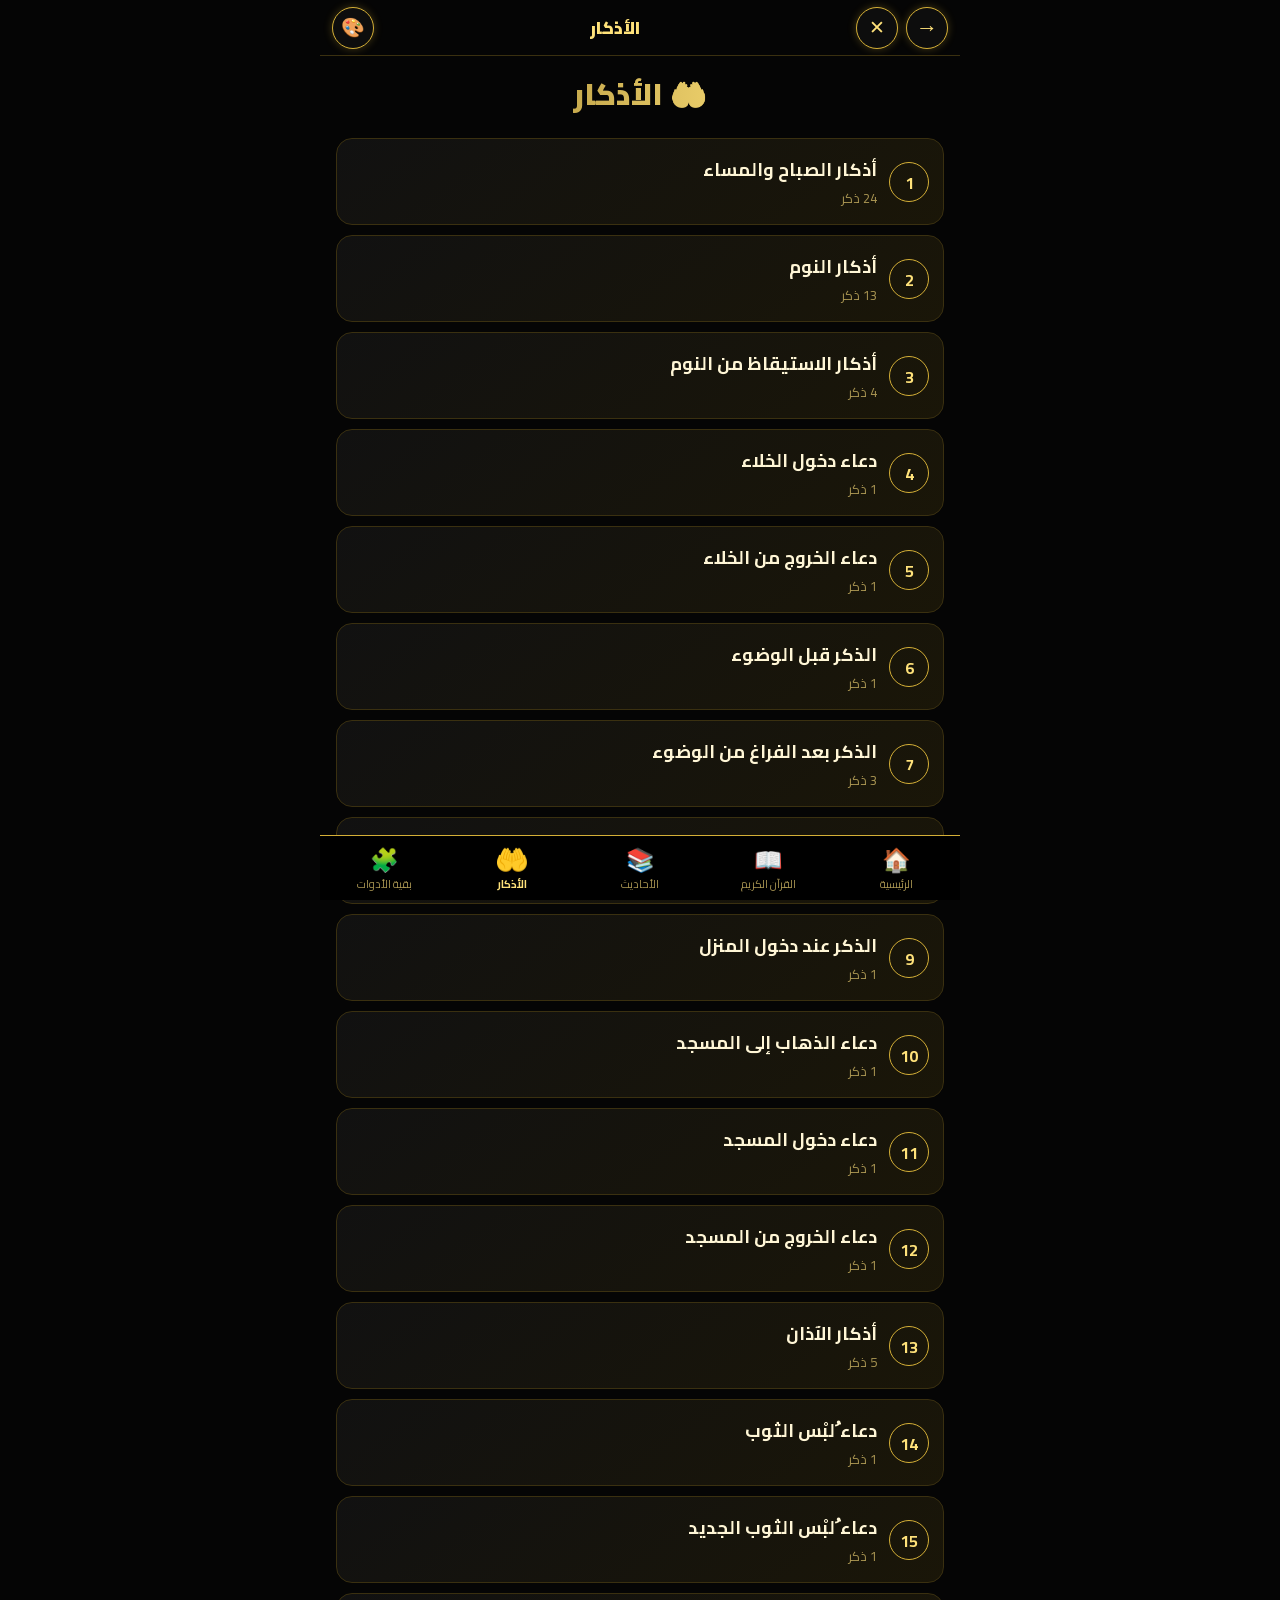
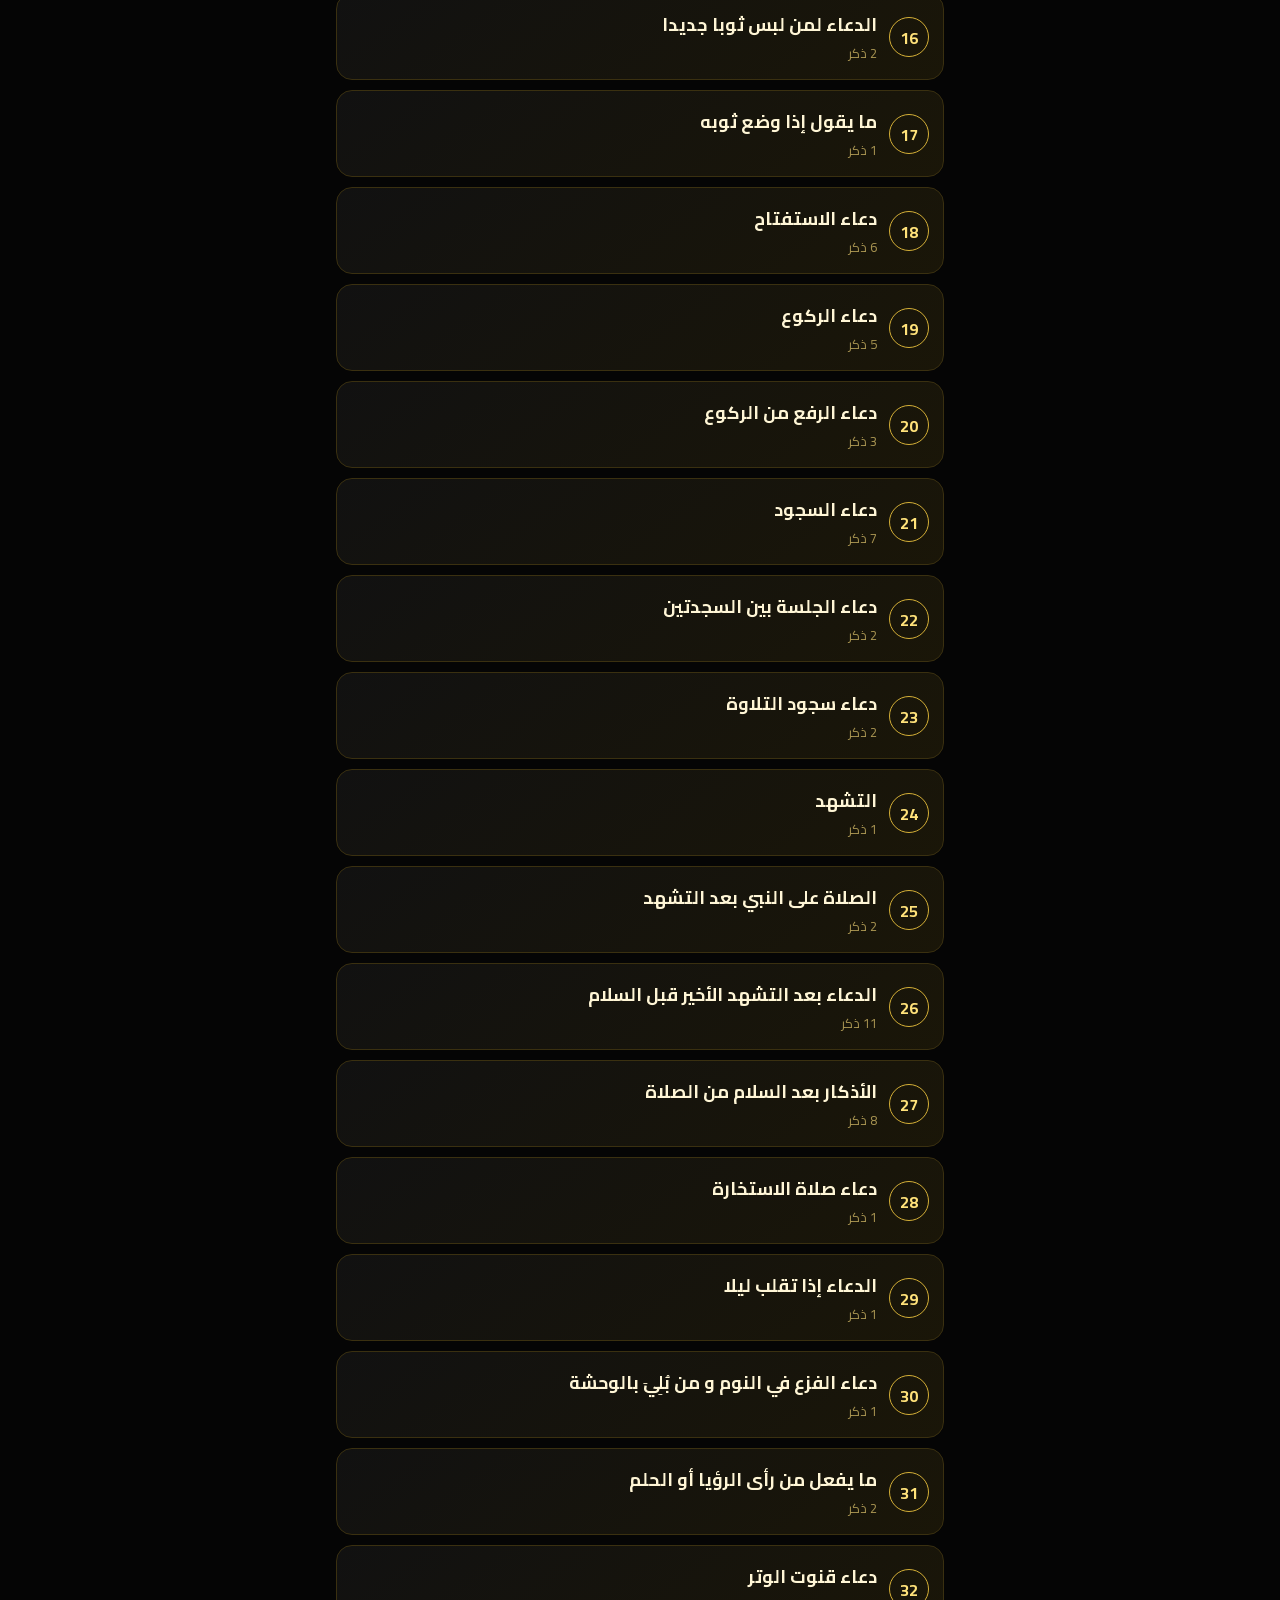
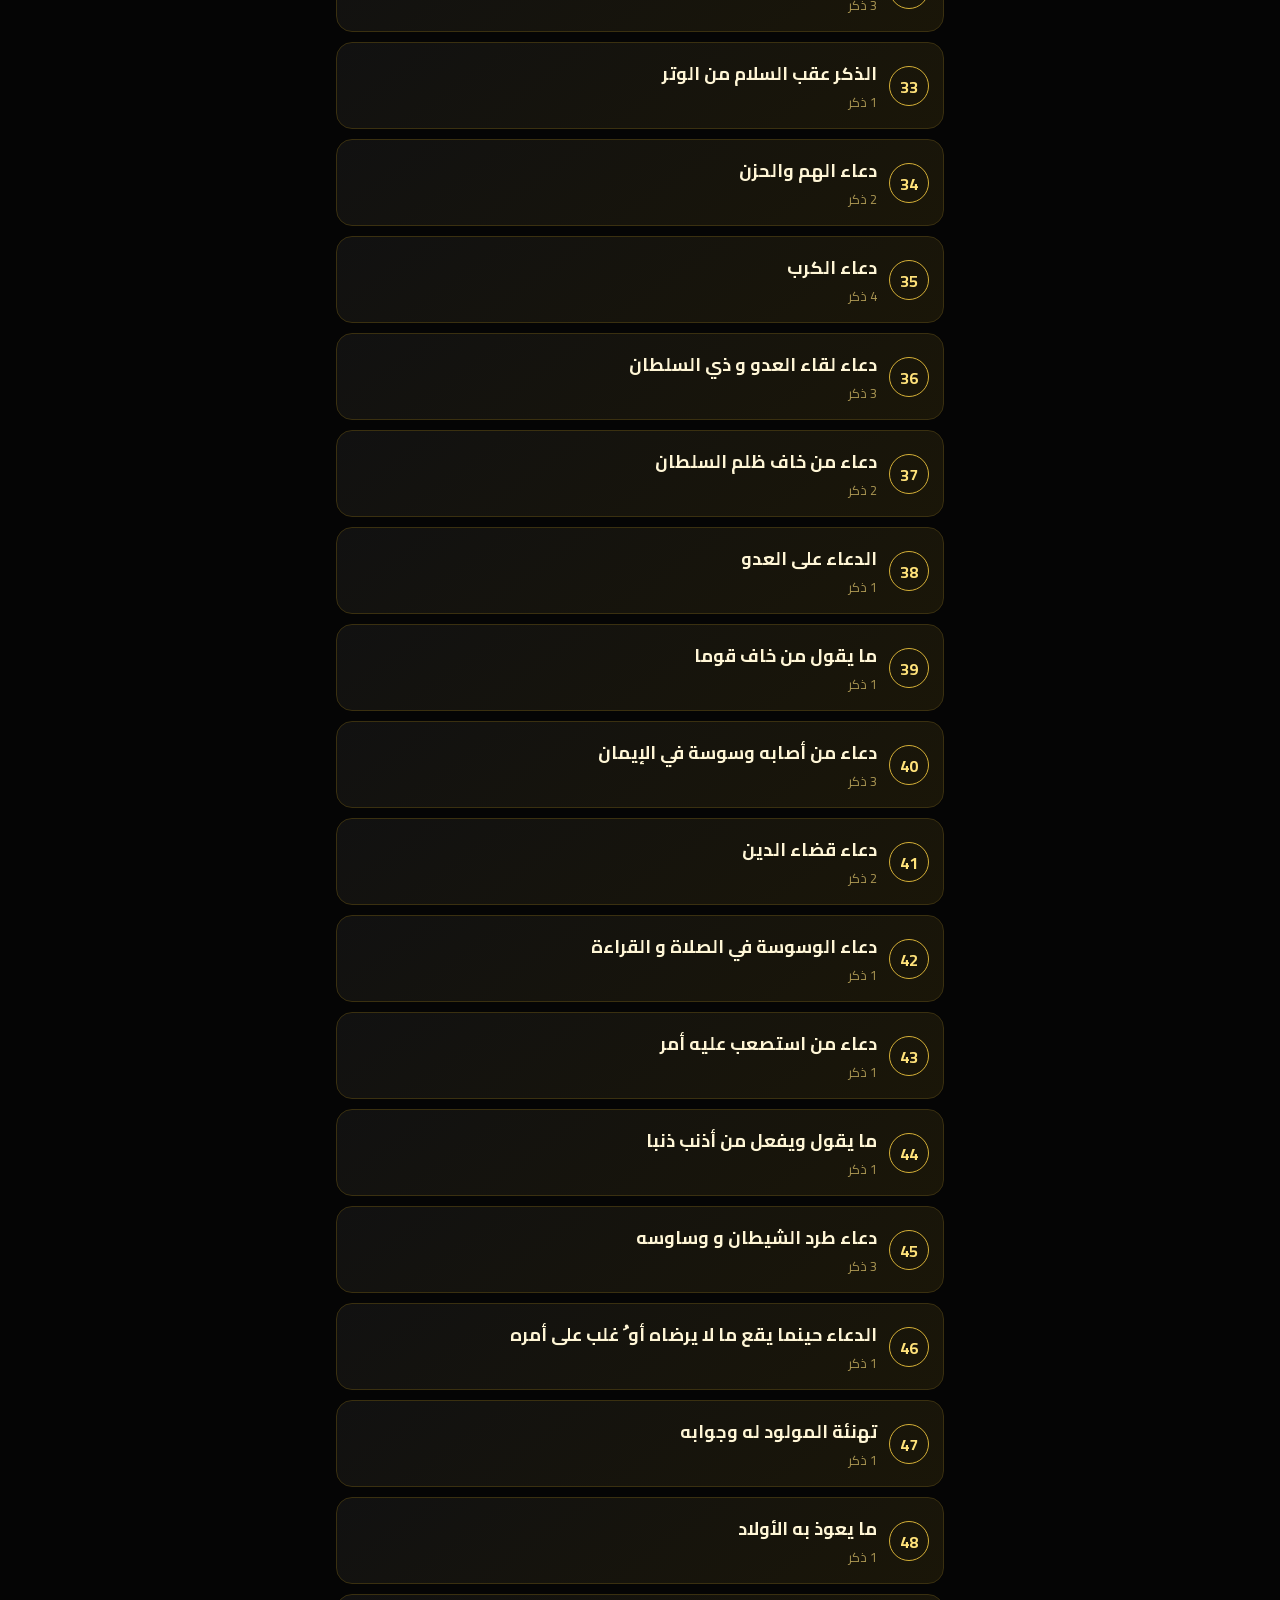
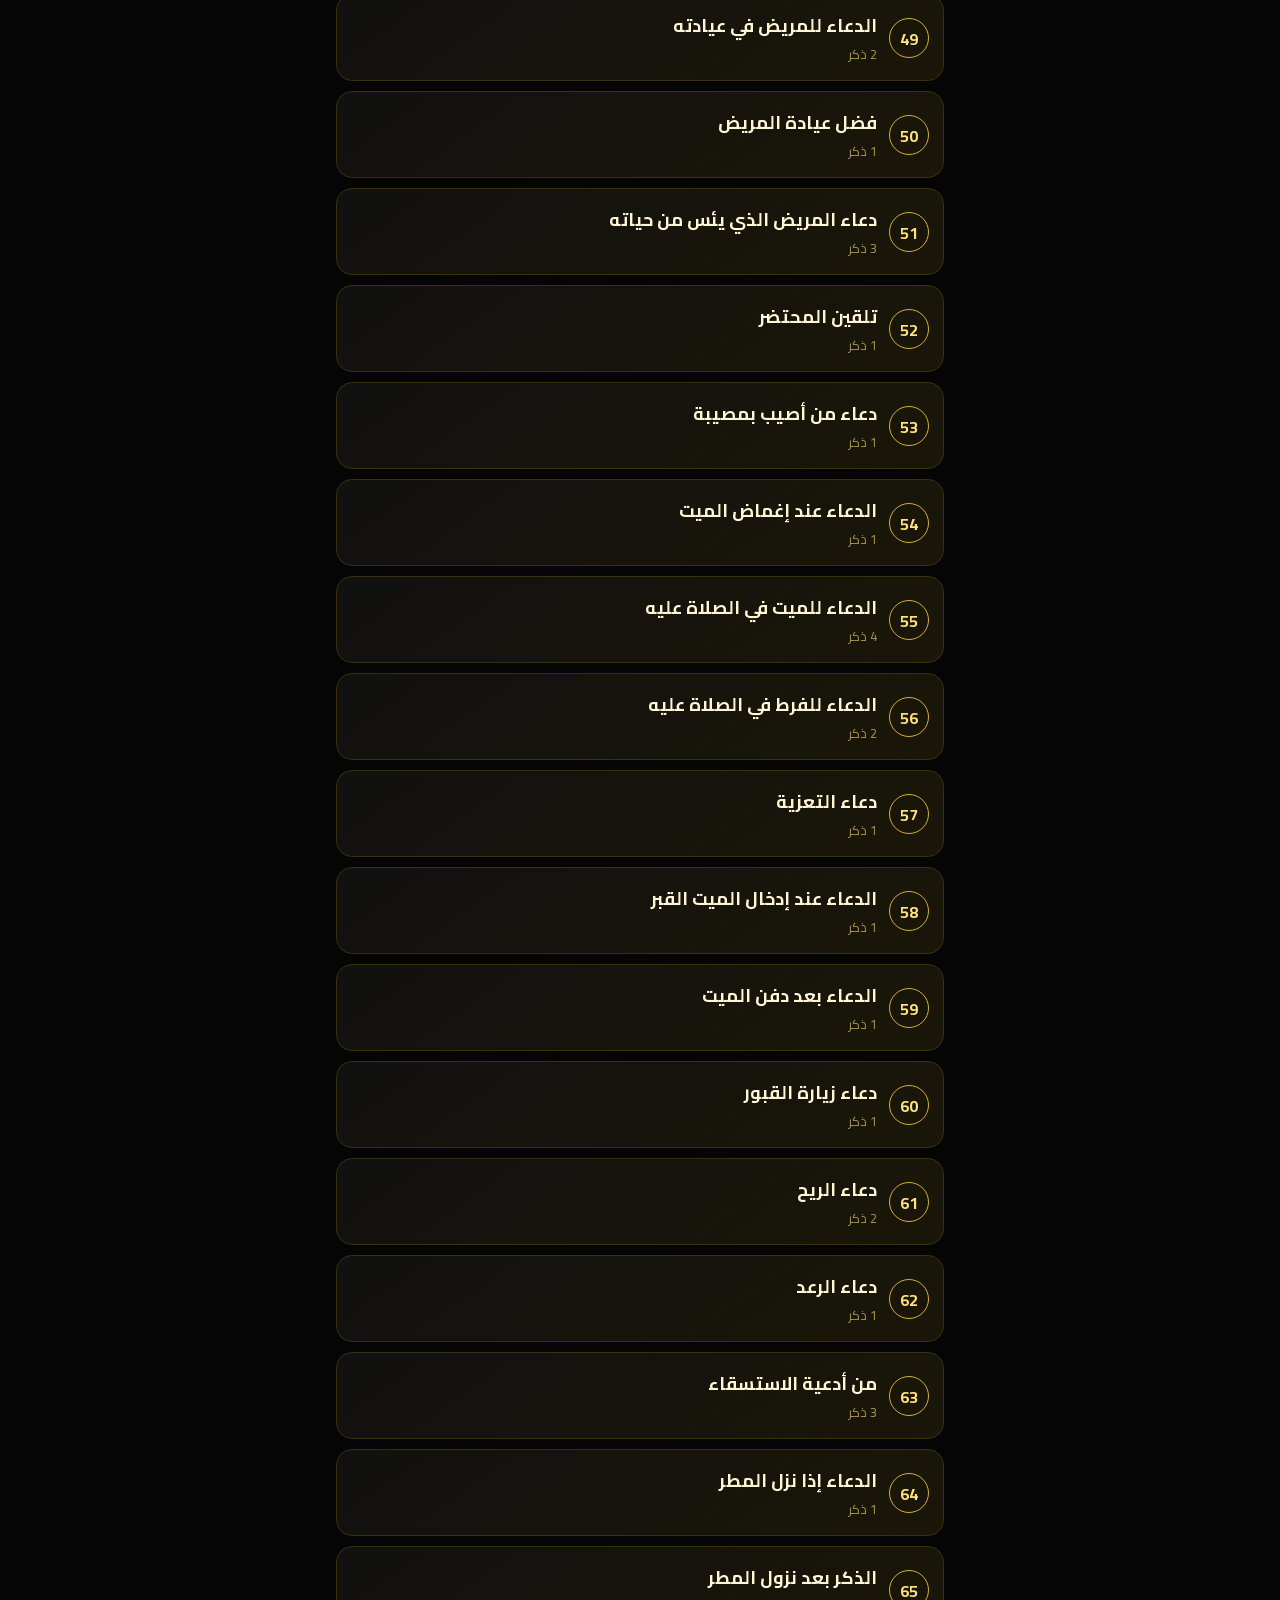
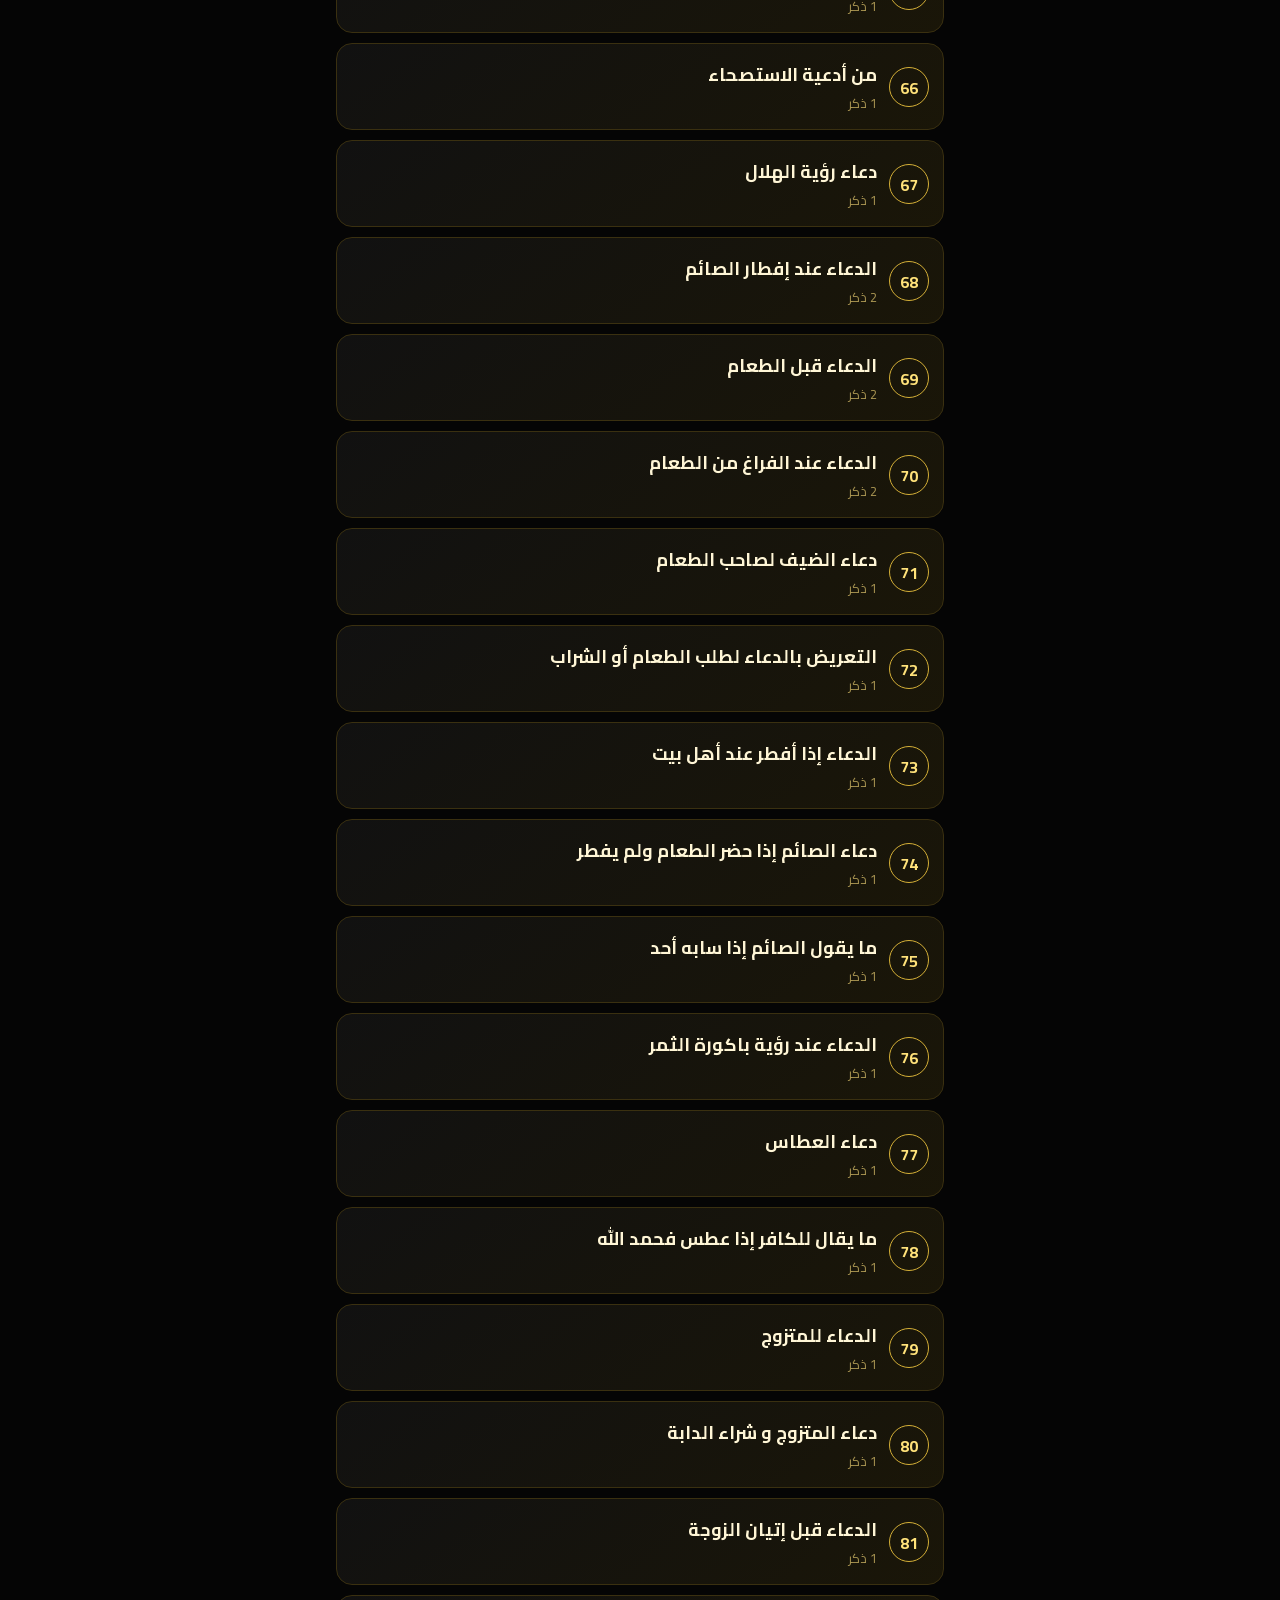
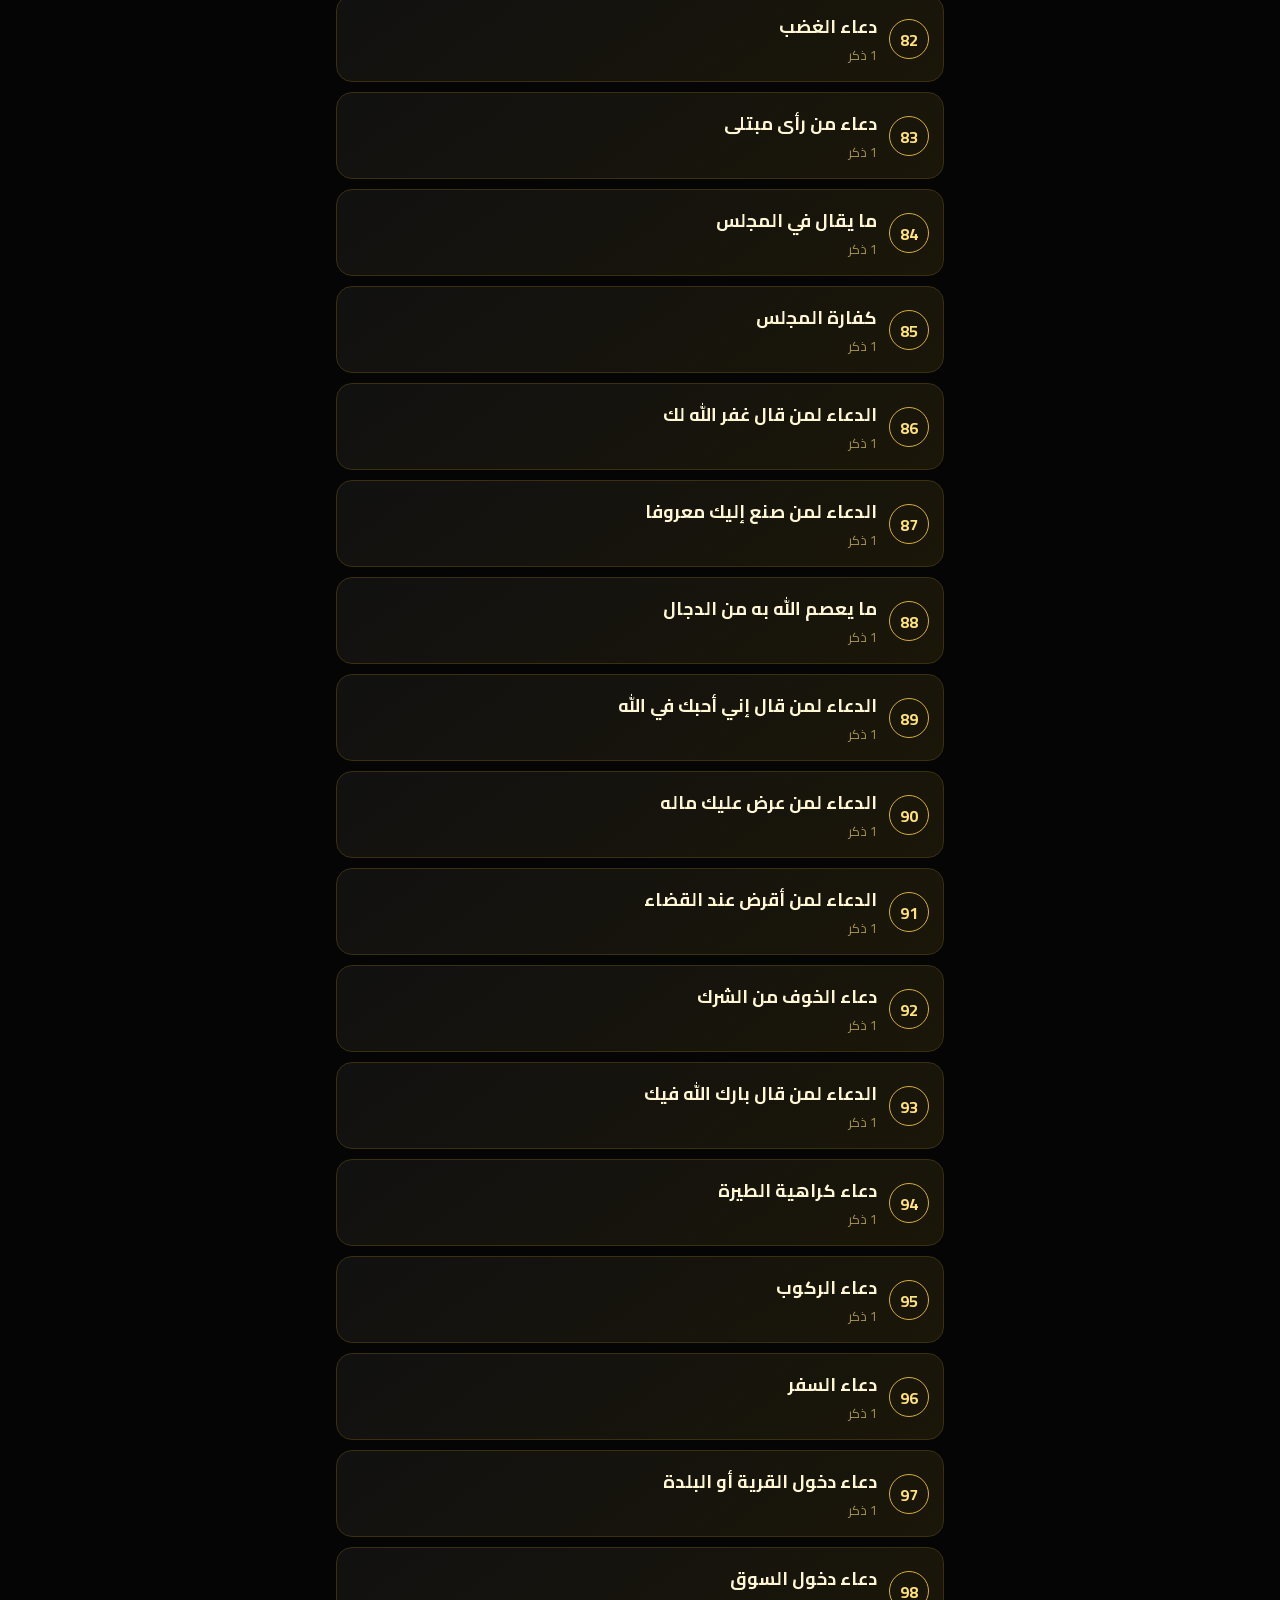
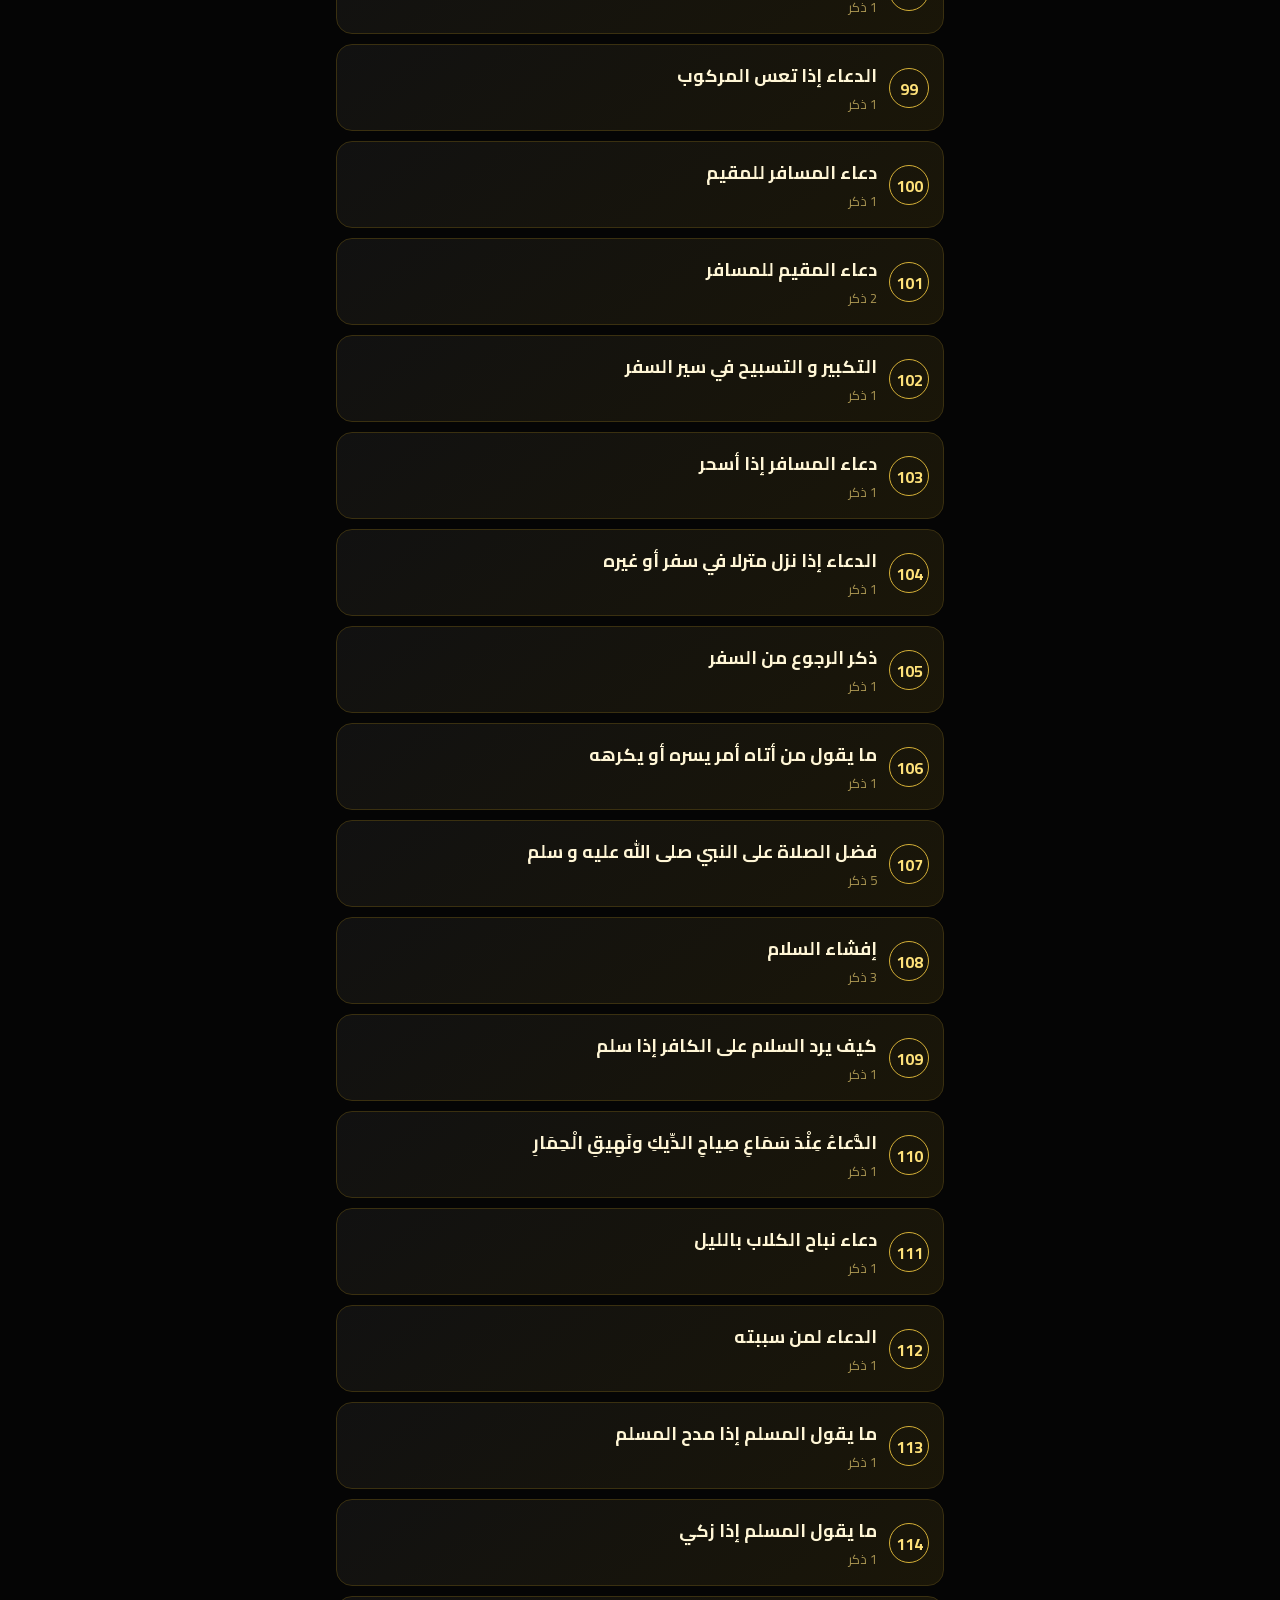
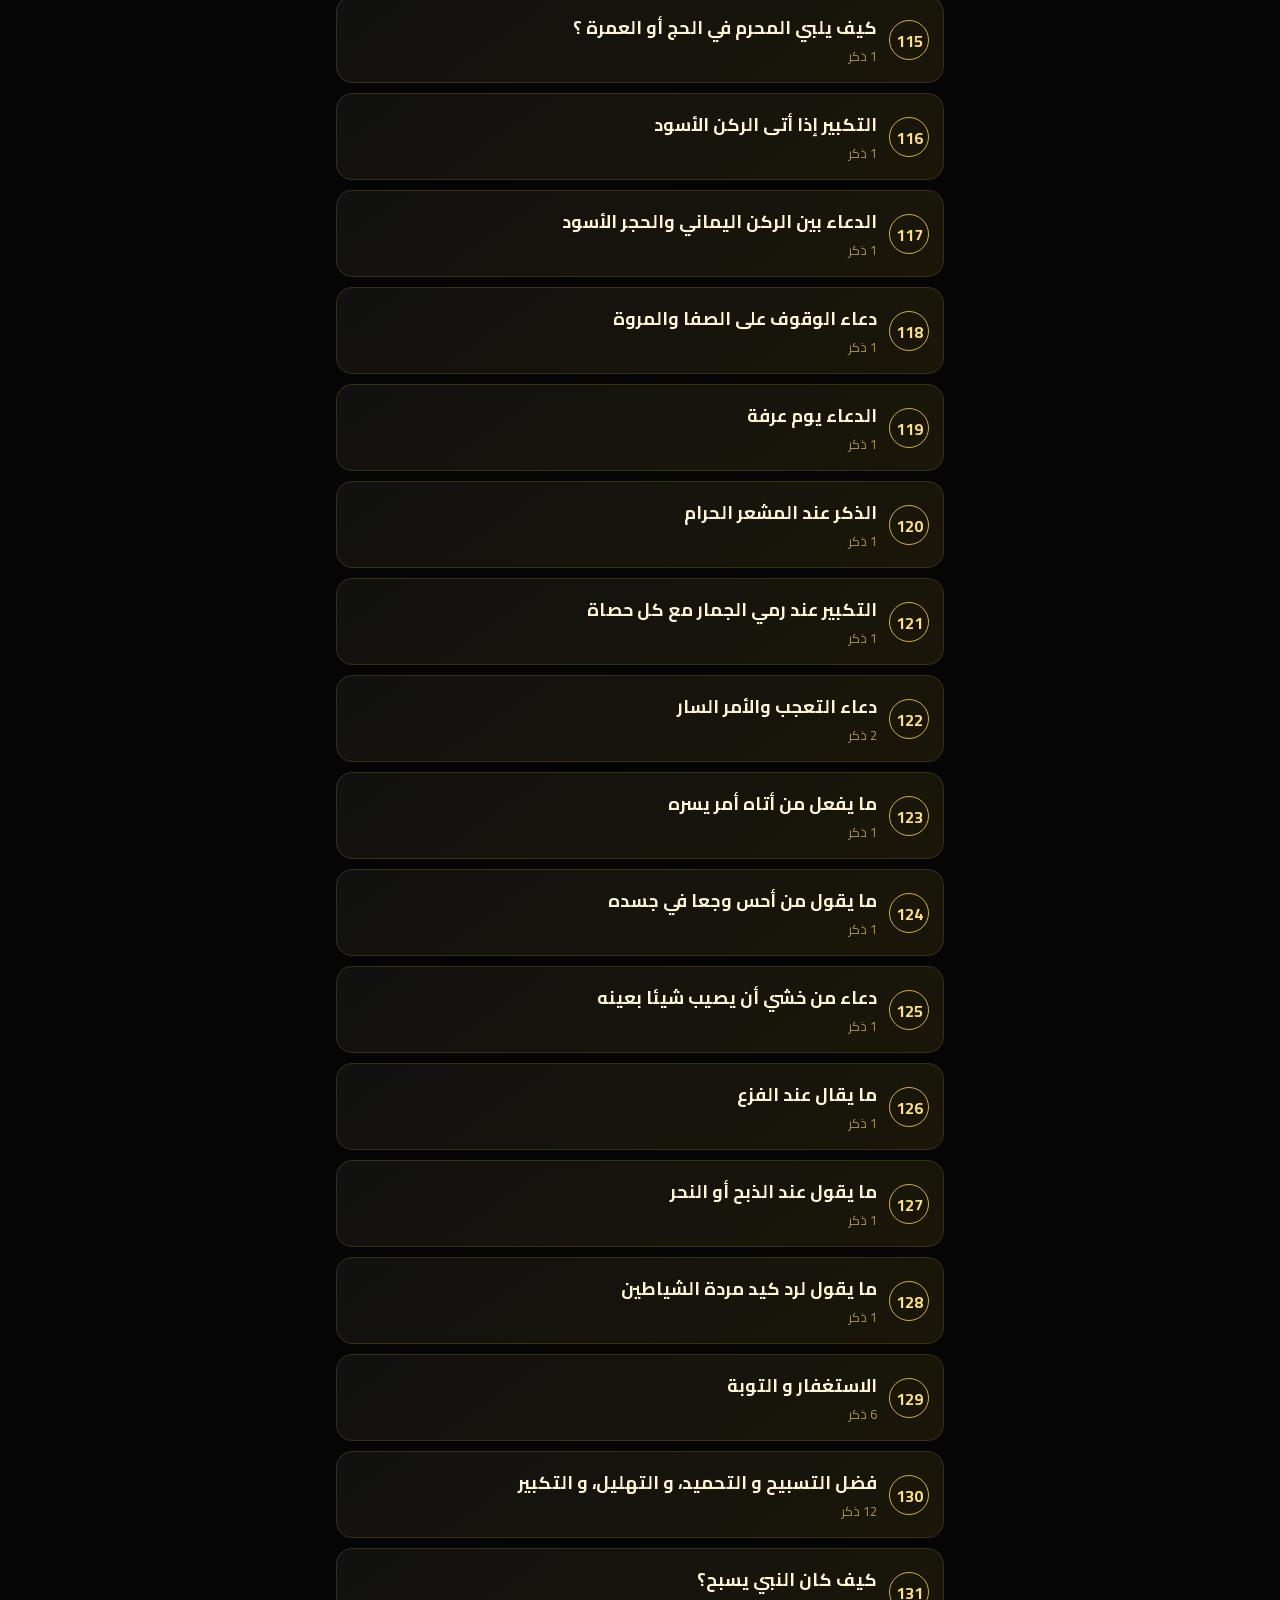
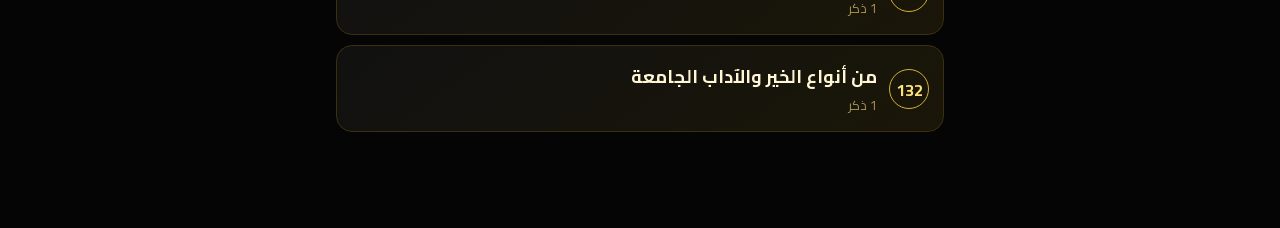
<file: adhkar.html>
<!DOCTYPE html>
<html lang="ar" dir="rtl">
<head>
<meta charset="UTF-8">
<meta name="viewport" content="width=device-width, initial-scale=1, viewport-fit=cover">
<title>الأذكار - خليل المسلم</title>
<link rel="manifest" href="manifest.json">
<style>
  * { box-sizing:border-box; }
  body { margin:0; font-family:'Cairo',sans-serif; background:#050505; color:#f3e9c6; padding-bottom:90px; }
  header { text-align:center; padding:25px 10px 5px; }
  header h1 { margin:0; font-size:30px; font-weight:900;
    background:linear-gradient(90deg,var(--g4),var(--g2),var(--g),var(--g2),var(--g4));
    background-size:300% auto; -webkit-background-clip:text; background-clip:text; color:transparent;
    animation:shine 4s linear infinite; }
  @keyframes shine { to { background-position:300% center; } }

  .item { display:flex; align-items:center; gap:12px; background:linear-gradient(145deg,#111,var(--c2));
    margin:10px 16px; padding:14px; border-radius:16px; border:1px solid var(--b); cursor:pointer; }
  .item:active { border-color:var(--g2); box-shadow:0 0 14px rgba(var(--gr),.5); }
  .num { min-width:40px; height:40px; line-height:40px; text-align:center; border:1px solid var(--g);
    border-radius:50%; color:var(--g2); font-weight:700; }
  .name { font-size:18px; font-weight:700; color:#fff6d6; }
  .info { font-size:13px; color:var(--g3); }

  #reader { display:none; padding:0 16px; }
  .back { margin:10px 0; padding:10px 18px; background:#111; color:var(--g2); border:1px solid var(--g);
    border-radius:12px; font-size:15px; font-family:'Cairo',sans-serif; }
  #title { text-align:center; color:var(--g2); font-size:24px; font-weight:900; margin:8px 0; }
  .bar { height:10px; background:var(--c2); border:1px solid var(--b); border-radius:10px; overflow:hidden; margin:8px 0 4px; }
  .fill { height:100%; width:0; background:linear-gradient(90deg,var(--g4),var(--g2)); transition:.4s; }
  #ptext { text-align:center; color:var(--g3); font-size:13px; margin-bottom:10px; }

  .zikr { background:#0d0d0d; border:1px solid var(--b); border-radius:18px; padding:16px; margin:12px 0; }
  .zikr .t { font-family:'Amiri',serif; font-size:22px; line-height:2.2; color:#fff6d6; }
  .zikr .btn { display:block; width:100%; margin-top:12px; padding:14px; border:none; border-radius:14px;
    font-size:20px; font-weight:900; font-family:'Cairo',sans-serif;
    background:linear-gradient(90deg,var(--g4),var(--g)); color:#000; }
  .zikr.done { opacity:.45; border-color:var(--g); }
  .zikr.done .btn { background:var(--c2); color:var(--g2); }
  #finish { display:none; text-align:center; margin:20px 0; padding:18px; border:1px solid var(--g);
    border-radius:18px; color:var(--g2); font-weight:900; font-size:20px; background:rgba(255,255,255,.04);
    box-shadow:0 0 18px rgba(var(--gr),.5); }


</style>
<link rel="stylesheet" href="style.css">
<script src="theme.js"></script>
<meta name="theme-color" content="#050505">
<link rel="apple-touch-icon" href="icon-180.png">
</head>
<body>
  <header><h1>🤲 الأذكار</h1></header>

  <div id="listPage"><div id="list">جاري التحميل...</div></div>

  <div id="reader">
    <div id="title"></div>
    <div class="bar"><div class="fill" id="fill"></div></div>
    <div id="ptext"></div>
    <div id="cards"></div>
    <div id="finish">✅ أتممت هذا القسم، تقبّل الله منك</div>
  </div>

  <script>
  let data = [];
  let cat = null;
  let remain = [];
  let initial = [];

  function dayKey() {
    const d = new Date();
    return d.getFullYear() + "-" + (d.getMonth() + 1) + "-" + d.getDate();
  }
  function stateKey(id) { return "adhkar:" + dayKey() + ":" + id; }
  function doneKey() { return "adhkarDone:" + dayKey(); }
  function doneList() { return JSON.parse(localStorage.getItem(doneKey()) || "[]"); }

  fetch("adhkar.json")
    .then(r => r.json())
    .then(d => { data = d; showList(); })
    .catch(() => { document.getElementById("list").textContent = "ملف الأذكار غير موجود"; });

  function showList() {
    const box = document.getElementById("list");
    box.innerHTML = "";
    data.forEach((c, i) => {
      let st = c.array.length + " ذكر";
      if (doneList().includes(c.id)) {
        st += " · ✅ تم اليوم";
      } else {
        const saved = localStorage.getItem(stateKey(c.id));
        if (saved) {
          const r = JSON.parse(saved);
          const left = r.filter(x => x > 0).length;
          st += " · متبقي " + left;
        }
      }
      const div = document.createElement("div");
      div.className = "item";
      div.innerHTML = '<div class="num">' + (i + 1) + '</div><div><div class="name"></div><div class="info">' + st + '</div></div>';
      div.querySelector(".name").textContent = c.category;
      div.onclick = () => openCat(i);
      box.appendChild(div);
    });
  }

  function openCat(i) {
    cat = data[i];
    initial = cat.array.map(it => Number(it.count) || 1);
    const saved = localStorage.getItem(stateKey(cat.id));
    remain = saved ? JSON.parse(saved) : initial.slice();
    if (remain.length !== initial.length) remain = initial.slice();
    document.getElementById("listPage").style.display = "none";
    document.getElementById("reader").style.display = "block";
    document.getElementById("title").textContent = cat.category;
    document.getElementById("finish").style.display = "none";

    const cards = document.getElementById("cards");
    cards.innerHTML = "";
    cat.array.forEach((it, idx) => {
      const z = document.createElement("div");
      z.className = "zikr";
      z.id = "z" + idx;
      const t = document.createElement("div");
      t.className = "t";
      t.textContent = it.text;
      const b = document.createElement("button");
      b.className = "btn";
      b.onclick = () => tap(idx);
      z.appendChild(t);
      z.appendChild(b);
      cards.appendChild(z);
      paint(idx);
    });
    progress();
    window.scrollTo(0, 0);
  }

  function paint(idx) {
    const z = document.getElementById("z" + idx);
    const b = z.querySelector(".btn");
    if (remain[idx] <= 0) {
      z.classList.add("done");
      b.textContent = "✓ تم";
    } else {
      z.classList.remove("done");
      b.textContent = "التكرار المتبقي: " + remain[idx];
    }
  }

  function tap(idx) {
    if (remain[idx] <= 0) return;
    remain[idx]--;
    if (navigator.vibrate) navigator.vibrate(20);
    localStorage.setItem(stateKey(cat.id), JSON.stringify(remain));
    paint(idx);
    progress();
    if (remain[idx] === 0) {
      const next = remain.findIndex(x => x > 0);
      if (next >= 0) {
        document.getElementById("z" + next).scrollIntoView({ behavior: "smooth", block: "start" });
      }
    }
  }

  function progress() {
    const total = initial.reduce((a, b) => a + b, 0);
    const left = remain.reduce((a, b) => a + b, 0);
    const doneCount = total - left;
    document.getElementById("fill").style.width = (doneCount / total * 100) + "%";
    document.getElementById("ptext").textContent = doneCount + " من " + total;
    if (left === 0) {
      document.getElementById("finish").style.display = "block";
      const list = doneList();
      if (!list.includes(cat.id)) {
        list.push(cat.id);
        localStorage.setItem(doneKey(), JSON.stringify(list));
        const n = Number(localStorage.getItem("stat:adhkarSets") || 0) + 1;
        localStorage.setItem("stat:adhkarSets", n);
      }
    }
  }

  function goBack() {
    document.getElementById("reader").style.display = "none";
    document.getElementById("listPage").style.display = "block";
    showList();
  }

  if ("serviceWorker" in navigator && location.origin !== "https://localhost") { navigator.serviceWorker.register("sw.js"); }
</script>
<script src="nav.js"></script>
</body>
</html>
</file>
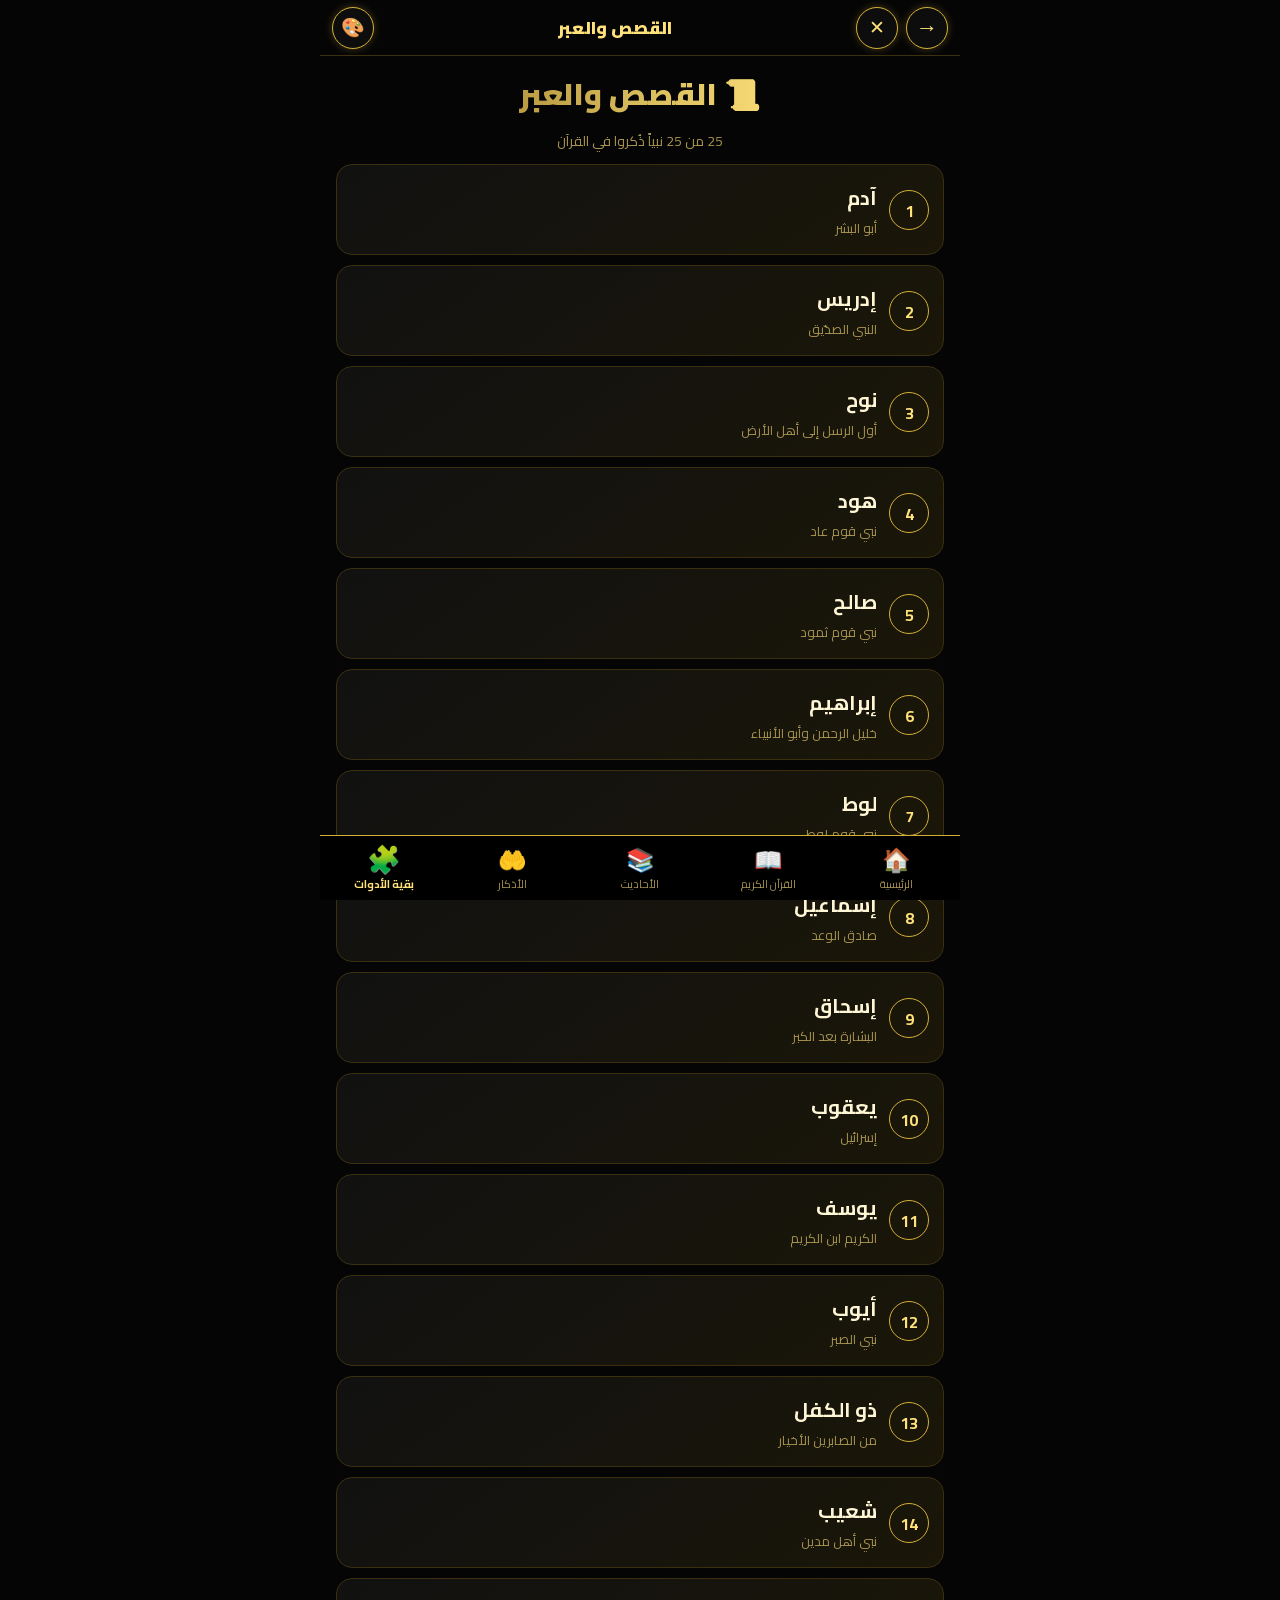
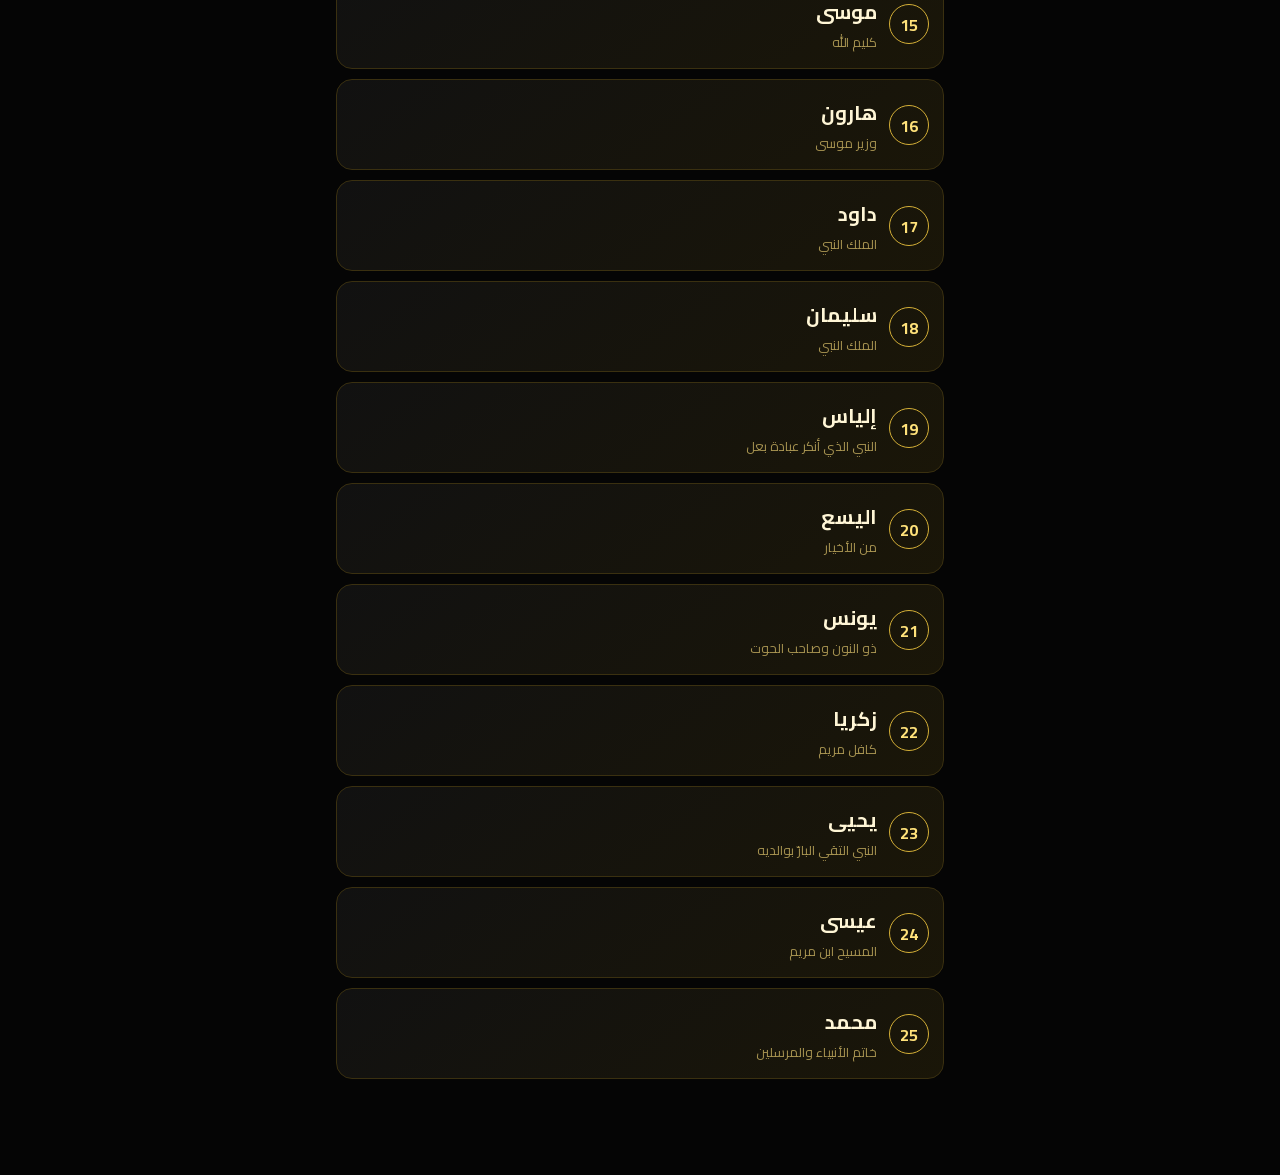
<file: anbiya.html>
<!DOCTYPE html>
<html lang="ar" dir="rtl">
<head>
<meta charset="UTF-8">
<meta name="viewport" content="width=device-width, initial-scale=1, viewport-fit=cover">
<title>القصص والعبر - خليل المسلم</title>
<link rel="manifest" href="manifest.json">
<style>
  * { box-sizing:border-box; }
  body { margin:0; font-family:'Cairo',sans-serif; background:#050505; color:#f3e9c6; padding-bottom:90px; }
  header { text-align:center; padding:25px 10px 5px; }
  header h1 { margin:0; font-size:30px; font-weight:900;
    background:linear-gradient(90deg,var(--g4),var(--g2),var(--g),var(--g2),var(--g4));
    background-size:300% auto; -webkit-background-clip:text; background-clip:text; color:transparent;
    animation:shine 4s linear infinite; }
  @keyframes shine { to { background-position:300% center; } }
  #count { text-align:center; color:var(--g3); font-size:14px; margin-bottom:8px; }

  .item { display:flex; align-items:center; gap:12px; background:linear-gradient(145deg,#111,var(--c2));
    margin:10px 16px; padding:14px; border-radius:16px; border:1px solid var(--b); cursor:pointer; }
  .item:active { border-color:var(--g2); box-shadow:0 0 14px rgba(var(--gr),.5); }
  .num { min-width:40px; height:40px; line-height:40px; text-align:center; border:1px solid var(--g);
    border-radius:50%; color:var(--g2); font-weight:700; }
  .name { font-size:20px; font-weight:700; color:#fff6d6; }
  .info { font-size:13px; color:var(--g3); }

  .continue, .next { display:block; margin:12px 16px; padding:14px; text-align:center; font-weight:900;
    background:linear-gradient(90deg,var(--g4),var(--g)); color:#000; border-radius:16px; cursor:pointer;
    box-shadow:0 0 14px rgba(var(--gr),.4); }

  #reader { display:none; padding:0 16px; }
  .back { margin:10px 0; padding:10px 18px; background:#111; color:var(--g2); border:1px solid var(--g);
    border-radius:12px; font-size:15px; font-family:'Cairo',sans-serif; }
  #title { text-align:center; color:var(--g2); font-size:28px; font-weight:900; margin:10px 0 5px; }
  .refs { text-align:center; color:var(--g3); font-size:14px; margin-bottom:12px; }
  #body p { font-size:18px; line-height:2.2; background:#0d0d0d; padding:14px 16px; border-radius:14px;
    border:1px solid var(--b); margin:10px 0; }
  .lesson { background:rgba(255,255,255,.04); border:1px solid var(--g); border-radius:16px; padding:14px;
    margin:16px 0; color:var(--g2); font-size:17px; line-height:2; box-shadow:0 0 14px rgba(var(--gr),.3); }


</style>
<link rel="stylesheet" href="style.css">
<script src="theme.js"></script>
<meta name="theme-color" content="#050505">
<link rel="apple-touch-icon" href="icon-180.png">
</head>
<body>
  <header><h1>📜 القصص والعبر</h1></header>
  <div id="count"></div>

  <div id="listPage">
    <div id="continueBox"></div>
    <div id="list"></div>
  </div>

  <div id="reader">
    <div id="title"></div>
    <div class="refs" id="refs"></div>
    <div id="body"></div>
    <div id="nextBox"></div>
  </div>

  <script src="anbiya.js"></script>
<script>
  ANBIYA.sort((a, b) => a.order - b.order);
  document.getElementById("count").textContent = ANBIYA.length + " من 25 نبياً ذُكروا في القرآن";

  function renderList() {
    const list = document.getElementById("list");
    list.innerHTML = "";
    ANBIYA.forEach((p, i) => {
      const d = document.createElement("div");
      d.className = "item";
      d.innerHTML = '<div class="num">' + (i + 1) + '</div><div><div class="name">' + p.name + '</div><div class="info">' + p.title + '</div></div>';
      d.onclick = () => openProphet(i);
      list.appendChild(d);
    });
  }

  function openProphet(i) {
    const p = ANBIYA[i];
    localStorage.setItem("lastProphet", p.name);
    (function () {
      const dt = new Date();
      const k = dt.getFullYear() + "-" + (dt.getMonth() + 1) + "-" + dt.getDate();
      localStorage.setItem("storyDay:" + k, "1");
      const a = JSON.parse(localStorage.getItem("stat:prophets") || "[]");
      if (!a.includes(p.name)) { a.push(p.name); localStorage.setItem("stat:prophets", JSON.stringify(a)); }
    })();
    document.getElementById("listPage").style.display = "none";
    document.getElementById("reader").style.display = "block";
    document.getElementById("title").textContent = p.name + " " + (p.salam || "عليه السلام");
    document.getElementById("refs").textContent = "ذُكر في سور: " + p.surahs;
    document.getElementById("body").innerHTML =
      p.story.map(t => "<p>" + t + "</p>").join("") +
      '<div class="lesson">💡 العبرة: ' + p.lesson + '</div>';

    const nb = document.getElementById("nextBox");
    nb.innerHTML = "";
    const b = document.createElement("div");
    b.className = "next";
    if (i < ANBIYA.length - 1) {
      b.textContent = "القصة التالية: " + ANBIYA[i + 1].name + " ⬅";
      b.onclick = () => openProphet(i + 1);
    } else {
      b.textContent = "🤍 بقية القصص تُضاف قريباً";
    }
    nb.appendChild(b);
    window.scrollTo(0, 0);
  }

  function goBack() {
    document.getElementById("reader").style.display = "none";
    document.getElementById("listPage").style.display = "block";
    showContinue();
  }

  function showContinue() {
    const box = document.getElementById("continueBox");
    box.innerHTML = "";
    const nm = localStorage.getItem("lastProphet");
    const i = ANBIYA.findIndex(x => x.name === nm);
    if (i >= 0) {
      const b = document.createElement("div");
      b.className = "continue";
      b.textContent = "📌 أكمل من حيث توقفت: قصة " + ANBIYA[i].name;
      b.onclick = () => openProphet(i);
      box.appendChild(b);
    }
  }

  renderList();
  showContinue();
  if ("serviceWorker" in navigator && location.origin !== "https://localhost") { navigator.serviceWorker.register("sw.js"); }
</script>
<script src="nav.js"></script>
</body>
</html>
</file>
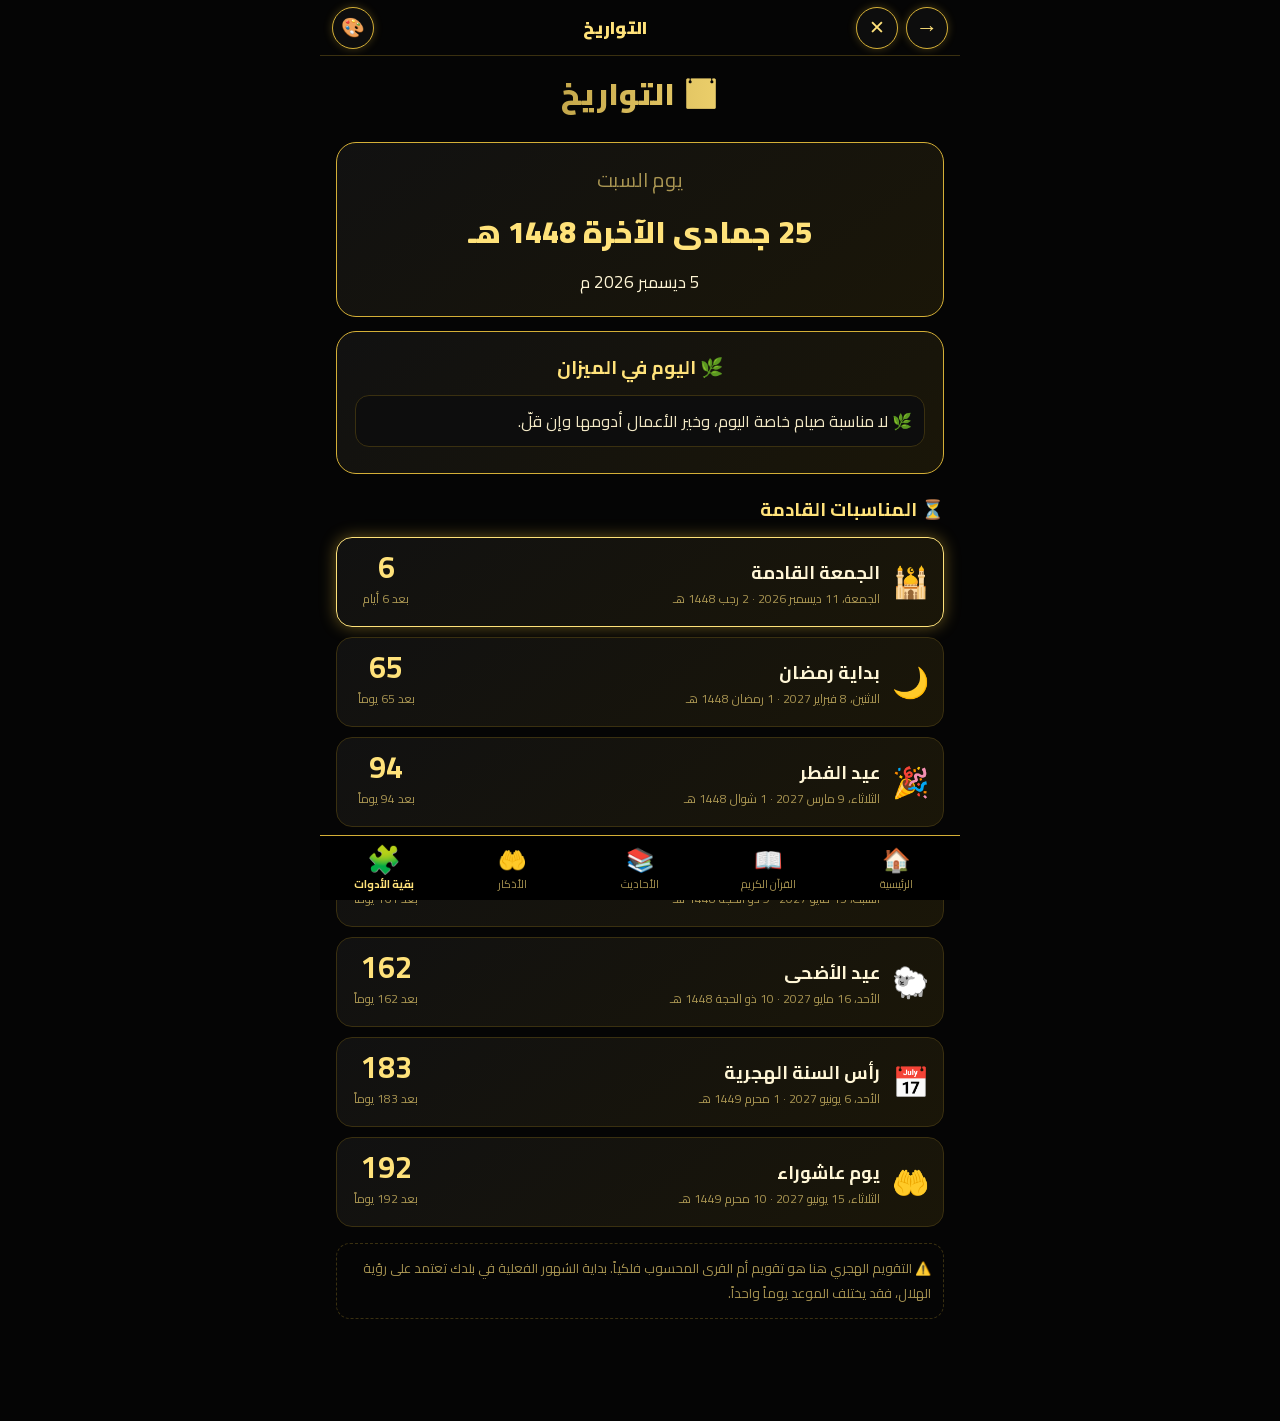
<file: dates.html>
<!DOCTYPE html>
<html lang="ar" dir="rtl">
<head>
<meta charset="UTF-8">
<meta name="viewport" content="width=device-width, initial-scale=1, viewport-fit=cover">
<title>التواريخ - خليل المسلم</title>
<link rel="manifest" href="manifest.json">
<style>
  * { box-sizing:border-box; }
  body { margin:0; font-family:'Cairo',sans-serif; background:#050505; color:#f3e9c6; padding-bottom:90px; }
  header { text-align:center; padding:25px 10px 5px; }
  header h1 { margin:0; font-size:30px; font-weight:900;
    background:linear-gradient(90deg,var(--g4),var(--g2),var(--g),var(--g2),var(--g4));
    background-size:300% auto; -webkit-background-clip:text; background-clip:text; color:transparent;
    animation:shine 4s linear infinite; }
  @keyframes shine { to { background-position:300% center; } }

  .card { background:linear-gradient(145deg,#111,var(--c2)); margin:14px 16px; padding:18px; border-radius:20px;
    border:1px solid var(--g); text-align:center; animation:glow 3s ease-in-out infinite; }
  @keyframes glow { 0%,100% { box-shadow:0 0 8px rgba(var(--gr),.25); } 50% { box-shadow:0 0 22px rgba(var(--gr),.55); } }
  .card h3 { margin:0 0 10px; color:var(--g2); }
  #wd { font-size:20px; color:var(--g3); }
  #hj { font-size:30px; font-weight:900; color:var(--g2); margin:6px 0; }
  #gr { font-size:17px; color:#fff6d6; }

  .tip { padding:10px 12px; margin:8px 0; background:#0d0d0d; border:1px solid var(--b); border-radius:14px; text-align:right; line-height:1.9; }

  .sec { margin:18px 16px 6px; color:var(--g2); }
  .ev { display:flex; align-items:center; gap:12px; margin:10px 16px; padding:14px; border-radius:16px;
    background:linear-gradient(145deg,#111,var(--c2)); border:1px solid var(--b); }
  .ev.first { border-color:var(--g2); box-shadow:0 0 16px rgba(var(--gr),.45); }
  .ev .ic { font-size:30px; }
  .ev .mid { flex:1; }
  .ev .nm { font-size:18px; font-weight:700; color:#fff6d6; }
  .ev .dt { font-size:12px; color:var(--g3); line-height:1.7; }
  .ev .cd { text-align:center; min-width:70px; }
  .ev .cd b { display:block; font-size:30px; color:var(--g2); line-height:1; }
  .ev .cd span { font-size:12px; color:var(--g3); }
  .note { margin:16px; padding:12px; font-size:13px; color:var(--g3); line-height:1.9; border:1px dashed var(--b); border-radius:14px; }


</style>
<link rel="stylesheet" href="style.css">
<script src="theme.js"></script>
<meta name="theme-color" content="#050505">
<link rel="apple-touch-icon" href="icon-180.png">
</head>
<body>
  <header><h1>📅 التواريخ</h1></header>

  <div class="card">
    <div id="wd"></div>
    <div id="hj"></div>
    <div id="gr"></div>
  </div>

  <div class="card">
    <h3>🌿 اليوم في الميزان</h3>
    <div id="tips"></div>
  </div>

  <h3 class="sec">⏳ المناسبات القادمة</h3>
  <div id="events"></div>

  <div class="note">⚠️ التقويم الهجري هنا هو تقويم أم القرى المحسوب فلكياً. بداية الشهور الفعلية في بلدك تعتمد على رؤية الهلال، فقد يختلف الموعد يوماً واحداً.</div>

  <script src="dates.js"></script>
<script>
  const now = new Date();
  const h = hij(now);
  const wdIdx = now.getDay();
  const wdName = now.toLocaleDateString("ar-SA-u-ca-gregory-nu-latn", { weekday: "long" });

  document.getElementById("wd").textContent = "يوم " + wdName;
  document.getElementById("hj").textContent = h ? hijText(h) : "التقويم الهجري غير مدعوم في هذا المتصفح";
  document.getElementById("gr").textContent =
    now.toLocaleDateString("ar-SA-u-ca-gregory-nu-latn", { day: "numeric", month: "long", year: "numeric" }) + " م";

  // اليوم في الميزان
  const tips = [];
  if (h) {
    const eidDay = (h.m === 10 && h.d === 1) || (h.m === 12 && h.d >= 10 && h.d <= 13);
    if (h.m === 9) {
      tips.push("🌙 شهر رمضان المبارك، وصيامه فرض.");
    } else if (eidDay) {
      tips.push("🚫 يحرم صيام العيد وأيام التشريق.");
    } else {
      if (h.m === 12 && h.d === 9) tips.push("🕋 يوم عرفة: يُستحب صيامه لغير الحاج.");
      if (h.m === 12 && h.d < 9) tips.push("✨ من أيام العشر من ذي الحجة: العمل الصالح فيها أحب إلى الله، ويُستحب صيامها.");
      if (h.m === 1 && (h.d === 9 || h.d === 10)) tips.push("🤲 عاشوراء: يُستحب صيام التاسع والعاشر.");
      if (h.d >= 13 && h.d <= 15) tips.push("🌕 من الأيام البيض: يُستحب صيامها.");
      if (h.m === 10 && h.d >= 2) tips.push("🗓️ شهر شوال: يُستحب صيام ستة أيام منه بعد رمضان.");
      if (wdIdx === 1 || wdIdx === 4) tips.push("📿 اليوم " + wdName + ": يُستحب صيام الاثنين والخميس.");
    }
  }
  if (wdIdx === 5) tips.push("🕌 يوم الجمعة: أكثر من الصلاة على النبي ﷺ، ويُستحب قراءة سورة الكهف.");
  if (tips.length === 0) tips.push("🌿 لا مناسبة صيام خاصة اليوم، وخير الأعمال أدومها وإن قلّ.");
  const tb = document.getElementById("tips");
  tips.forEach(t => {
    const div = document.createElement("div");
    div.className = "tip";
    div.textContent = t;
    tb.appendChild(div);
  });

  // المناسبات القادمة
  const base = new Date();
  base.setHours(12, 0, 0, 0);
  const list = [];
  EVENTS.forEach(e => {
    const r = nextHijri(e.m, e.d);
    if (r) list.push({ n: e.n, ic: e.ic, days: r.days, date: r.date });
  });
  const fd = (5 - wdIdx + 7) % 7;
  list.push({ n: "الجمعة القادمة", ic: "🕌", days: fd, date: new Date(base.getTime() + fd * 86400000) });
  list.sort((a, b) => a.days - b.days);

  const eb = document.getElementById("events");
  list.forEach((e, i) => {
    const hh = hij(e.date);
    const div = document.createElement("div");
    div.className = "ev" + (i === 0 ? " first" : "");
    div.innerHTML = '<div class="ic"></div><div class="mid"><div class="nm"></div><div class="dt"></div></div><div class="cd"><b></b><span></span></div>';
    div.querySelector(".ic").textContent = e.ic;
    div.querySelector(".nm").textContent = e.n;
    div.querySelector(".dt").textContent = gregText(e.date) + (hh ? " · " + hijText(hh) : "");
    div.querySelector(".cd b").textContent = e.days === 0 ? "اليوم" : e.days;
    div.querySelector(".cd span").textContent = e.days === 0 ? "🎉" : daysText(e.days);
    eb.appendChild(div);
  });

  if ("serviceWorker" in navigator && location.origin !== "https://localhost") { navigator.serviceWorker.register("sw.js"); }
</script>
<script src="nav.js"></script>
</body>
</html>
</file>
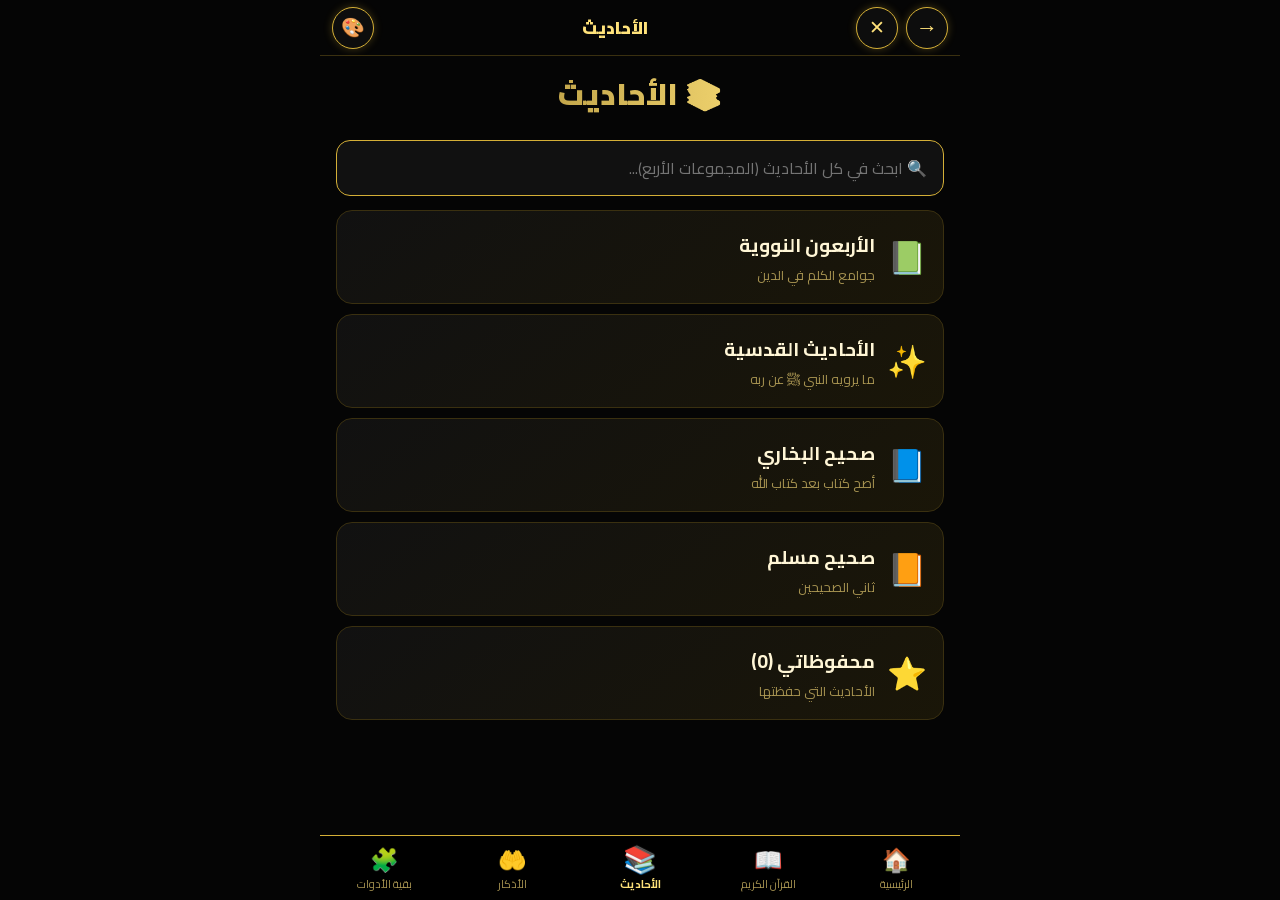
<file: hadith.html>
<!DOCTYPE html>
<html lang="ar" dir="rtl">
<head>
<meta charset="UTF-8">
<meta name="viewport" content="width=device-width, initial-scale=1, viewport-fit=cover">
<title>الأحاديث - خليل المسلم</title>
<link rel="manifest" href="manifest.json">
<style>
  * { box-sizing:border-box; }
  body { margin:0; font-family:'Cairo',sans-serif; background:#050505; color:#f3e9c6; padding-bottom:90px; }
  header { text-align:center; padding:25px 10px 5px; }
  header h1 { margin:0; font-size:30px; font-weight:900;
    background:linear-gradient(90deg,var(--g4),var(--g2),var(--g),var(--g2),var(--g4));
    background-size:300% auto; -webkit-background-clip:text; background-clip:text; color:transparent;
    animation:shine 4s linear infinite; }
  @keyframes shine { to { background-position:300% center; } }

  .item { display:flex; align-items:center; gap:12px; background:linear-gradient(145deg,#111,var(--c2));
    margin:10px 16px; padding:16px; border-radius:16px; border:1px solid var(--b); cursor:pointer; }
  .item:active { border-color:var(--g2); box-shadow:0 0 14px rgba(var(--gr),.5); }
  .item .ic { font-size:32px; }
  .item .nm { font-size:19px; font-weight:700; color:#fff6d6; }
  .item .ds { font-size:13px; color:var(--g3); }
  .continue { display:block; margin:12px 16px; padding:14px; text-align:center; font-weight:900;
    background:linear-gradient(90deg,var(--g4),var(--g)); color:#000; border-radius:16px; cursor:pointer;
    box-shadow:0 0 14px rgba(var(--gr),.4); }

  #reader { display:none; padding:0 16px; }
  .back { margin:10px 0; padding:10px 18px; background:#111; color:var(--g2); border:1px solid var(--g);
    border-radius:12px; font-size:15px; font-family:'Cairo',sans-serif; }
  #rtitle { text-align:center; color:var(--g2); font-size:24px; font-weight:900; margin:6px 0; }
  input { width:100%; margin:8px 0; padding:12px 16px; font-size:16px; background:#111; color:#fff6d6;
    border:1px solid var(--g); border-radius:14px; font-family:'Cairo',sans-serif; }
  #cnt { text-align:center; color:var(--g3); font-size:13px; margin-bottom:6px; }

  .hc { background:#0d0d0d; border:1px solid var(--b); border-radius:18px; padding:14px; margin:12px 0; }
  .hh { display:flex; justify-content:space-between; align-items:center; margin-bottom:8px; }
  .hn { color:var(--g2); font-weight:700; font-size:14px; }
  .hg { color:var(--g3); font-size:12px; }
  .ht { white-space:pre-line; font-family:'Amiri',serif; font-size:21px; line-height:2.1; color:#fff6d6; text-align:justify; }
  .ha { display:flex; gap:8px; margin-top:10px; }
  .b { flex:1; padding:9px 4px; background:#111; color:var(--g2); border:1px solid var(--b); border-radius:10px;
    font-size:13px; font-family:'Cairo',sans-serif; }
  #more { display:none; width:100%; margin:12px 0; padding:14px; border:none; border-radius:14px;
    font-size:16px; font-weight:900; background:linear-gradient(90deg,var(--g4),var(--g)); color:#000; font-family:'Cairo',sans-serif; }


  #gsearch { width:calc(100% - 32px); margin:12px 16px 4px; }
  #gbox { padding:0 16px; }
  #gcnt { text-align:center; color:var(--g3); font-size:13px; margin:8px 0; }
  #gmore { display:none; width:100%; margin:12px 0; padding:14px; border:none; border-radius:14px;
    font-size:16px; font-weight:900; background:linear-gradient(90deg,var(--g4),var(--g)); color:#000; font-family:'Cairo',sans-serif; }

  .rbar { display:flex; justify-content:space-between; align-items:center; gap:8px; }
  .fbar { display:flex; gap:8px; align-items:center; margin:16px 0; }
  .fbar button { flex:1; padding:13px 4px; border-radius:14px; border:1px solid var(--g); background:#111;
    color:var(--g2); font-size:16px; font-weight:700; font-family:'Cairo',sans-serif; }
  .fbar .pg { min-width:96px; text-align:center; color:var(--g3); font-size:14px; }

  mark { background:var(--g2); color:#000; font-weight:700; border-radius:5px; padding:0 3px; }

  .hsrc { margin-top:10px; padding-top:8px; border-top:1px dashed var(--b); font-family:'Cairo',sans-serif; font-size:13px; line-height:1.9; color:var(--g3); text-align:right; }
</style>
<link rel="stylesheet" href="style.css">
<script src="theme.js"></script>
<meta name="theme-color" content="#050505">
<link rel="apple-touch-icon" href="icon-180.png">
</head>
<body>
  <header><h1>📚 الأحاديث</h1></header>

  <div id="listPage">
    <input id="gsearch" placeholder="🔍 ابحث في كل الأحاديث (المجموعات الأربع)...">
    <div id="gbox" style="display:none">
      <div id="gcnt"></div>
      <div id="glist"></div>
      <button id="gmore" onclick="gMore()">عرض المزيد ⬇</button>
    </div>
    <div id="contBox"></div>
    <div id="colls"></div>
    <div class="item" id="favBtn"><div class="ic">⭐</div><div><div class="nm" id="favTxt">محفوظاتي</div><div class="ds">الأحاديث التي حفظتها</div></div></div>
  </div>

  <div id="reader">
    <div class="rbar"><button class="back" id="modeBtn" onclick="toggleH()"></button></div>
    <div id="rtitle"></div>
    <input id="search" placeholder="ابحث في النص أو برقم الحديث...">
    <div id="cnt"></div>
    <div id="hlist"></div>
    <button id="more" onclick="renderMore()">عرض المزيد ⬇</button>
  </div>

  <script>
  const COLLS = [
    { k: "nawawi", n: "الأربعون النووية", d: "جوامع الكلم في الدين", ic: "📗" },
    { k: "qudsi", n: "الأحاديث القدسية", d: "ما يرويه النبي ﷺ عن ربه", ic: "✨" },
    { k: "bukhari", n: "صحيح البخاري", d: "أصح كتاب بعد كتاب الله", ic: "📘" },
    { k: "muslim", n: "صحيح مسلم", d: "ثاني الصحيحين", ic: "📙" }
  ];
  const $ = id => document.getElementById(id);
  let coll = null, all = [], filtered = [], shown = 0, favMode = false, ticking = false;

  function norm(t) {
    return t.replace(/[\u0610-\u061A\u064B-\u065F\u0670\u06D6-\u06ED\u0640]/g, "")
            .replace(/[ٱأإآ]/g, "ا").replace(/ى/g, "ي").replace(/ة/g, "ه");
  }
  function arGrade(g) {
    return g.replace(/sahih/ig, "صحيح").replace(/hasan/ig, "حسن").replace(/da['’]?if/ig, "ضعيف").replace(/mawdu['’]?/ig, "موضوع");
  }
  function favs() { try { return JSON.parse(localStorage.getItem("hadithFav") || "[]"); } catch (e) { return []; } }
  function saveFavs(a) { localStorage.setItem("hadithFav", JSON.stringify(a)); }
  function favKey(h) { return h.k + ":" + h.n; }

  let HL = [], PFX = false;
  function esc(t) { return t.replace(/&/g, "&amp;").replace(/</g, "&lt;").replace(/>/g, "&gt;"); }
  function clean(t) { return (t || "").replace(/&lt;/gi, "<").replace(/&gt;/gi, ">").replace(/<\s*\/?\s*br[^>]*>/gi, "\n").replace(/<\s*\/?\s*[a-z][^>]*>/gi, ""); }
  /*HL1*/
  function hUnits(w) {
    const u = [];
    for (let i = 0; i < w.length; i++) {
      const c = w[i];
      if (/[\u064B-\u065F\u0670\u0640]/.test(c)) { if (u.length) u[u.length - 1].e = i + 1; continue; }
      if (!/[\u0621-\u063A\u0641-\u064A\u0671]/.test(c)) continue;
      u.push({ s: i, e: i + 1, n: norm(c) });
    }
    return u;
  }
  function hPartEnd(w, k) {
    const u = hUnits(w);
    const st = u.length ? u[0].s : 0;
    let n = 0;
    for (let i = 0; i < u.length; i++) { n += u[i].n.length; if (n >= k) return { st: st, en: u[i].e }; }
    return { st: st, en: w.length };
  }
  function hlHtml(text) {
    const t = clean(text);
    if (!HL.length) return esc(t);
    const parts = t.split(/(\s+)/);
    const idx = [], vals = [];
    parts.forEach((p, i) => { if (p.trim()) { const v = nw(p); if (v) { idx.push(i); vals.push(v); } } });
    const mk = new Set(), pt = {};
    const m = HL.length;
    for (let i = 0; i + m <= vals.length; i++) {
      let ok = true;
      for (let j = 0; j < m; j++) { const a = vals[i + j], b = HL[j]; if (!(PFX && j === m - 1 ? a.startsWith(b) : a === b)) { ok = false; break; } }
      if (ok) {
        for (let j = 0; j < m; j++) mk.add(idx[i + j]);
        if (PFX && vals[i + m - 1] !== HL[m - 1]) pt[idx[i + m - 1]] = HL[m - 1].length;
      }
    }
    return parts.map((p, i) => {
      if (!mk.has(i)) return esc(p);
      if (pt[i]) { const r = hPartEnd(p, pt[i]); return esc(p.slice(0, r.st)) + "<mark>" + esc(p.slice(r.st, r.en)) + "</mark>" + esc(p.slice(r.en)); }
      return "<mark>" + esc(p) + "</mark>";
    }).join("");
  }
  /*HL2*/
  function splitSrc(text) {
  const t = text || "";
  let n = "";
  const map = [];
  for (let i = 0; i < t.length; i++) {
    const c = t.charCodeAt(i);
    if ((c >= 0x064B && c <= 0x065F) || c === 0x0670 || c === 0x0640 || (c >= 0x06D6 && c <= 0x06ED)) continue;
    n += t[i];
    map.push(i);
  }
  const re = /(^|[\s\[\(\]\)"”«»،.؛:!؟])(رواه|رواها|رواهما|رواهم|رواة|[أا]خرجه|[أا]خرجها|متفق عليه)(?![\u0621-\u064A])/g;
  let m;
  while ((m = re.exec(n)) !== null) {
    const p = m.index + m[1].length;
    if (p > 15 && p >= n.length * 0.15 && n.length - p <= 900) {
      const cut = map[p];
      return { main: t.slice(0, cut).replace(/[\s\[\(]+$/, ""), src: t.slice(cut).replace(/[\s\]\)]+$/, "") };
    }
  }
  return { main: t, src: "" };
}
  function nw(w) { return norm(w.replace(/[^\u0621-\u063A\u0641-\u064A\u064B-\u065F\u0670\u0671\u0640]/g, "")); }
  function toksOf(v) { return v.trim().split(/\s+/).map(nw).filter(Boolean); }
  function hwords(h) {
    if (!h._w) h._w = clean(h.t).split(/\s+/).map(nw).filter(Boolean);
    return h._w;
  }
  function findSeq(ws, toks, pfx) {
    const m = toks.length;
    for (let i = 0; i + m <= ws.length; i++) {
      let ok = true;
      for (let j = 0; j < m; j++) {
        const a = ws[i + j], b = toks[j];
        if (!(pfx && j === m - 1 ? a.startsWith(b) : a === b)) { ok = false; break; }
      }
      if (ok) return true;
    }
    return false;
  }
  function card(h) {
    const div = document.createElement("div");
    div.className = "hc";
    div.dataset.n = h.n;
    div.innerHTML = '<div class="hh"><span class="hn"></span><span class="hg"></span></div><div class="ht"></div><div class="hsrc"></div>' +
      '<div class="ha"><button class="b fv"></button><button class="b cp">📋 نسخ</button><button class="b sh">📤 مشاركة</button></div>';
    div.querySelector(".hn").textContent = "حديث رقم " + h.n + ((favMode || labelMode) ? " · " + h.l : "");
    div.querySelector(".hg").textContent = "";
    const sp = splitSrc(clean(h.t));
    div.querySelector(".ht").innerHTML = hlHtml(sp.main);
    const sr = div.querySelector(".hsrc");
    let sh = sp.src ? "📎 " + hlHtml(sp.src) : "";
    if (h.g) sh += (sh ? " · " : "") + "الدرجة: " + esc(arGrade(h.g));
    if (sh) sr.innerHTML = sh; else sr.style.display = "none";
    const fv = div.querySelector(".fv");
    const paint = () => { fv.textContent = favs().some(x => favKey(x) === favKey(h)) ? "⭐ محفوظ" : "☆ حفظ"; };
    paint();
    fv.onclick = () => {
      const a = favs();
      const i = a.findIndex(x => favKey(x) === favKey(h));
      if (i >= 0) a.splice(i, 1); else a.push({ k: h.k, l: h.l, n: h.n, t: h.t, g: h.g });
      saveFavs(a);
      paint();
    };
    const txt = () => clean(h.t) + "\n— " + h.l + " · حديث " + h.n;
    div.querySelector(".cp").onclick = () => {
      if (navigator.clipboard) navigator.clipboard.writeText(txt()).then(() => alert("تم النسخ ✅"), () => alert("تعذّر النسخ"));
      else alert("المتصفح لا يدعم النسخ");
    };
    div.querySelector(".sh").onclick = () => {
      if (navigator.share) navigator.share({ text: txt() }).catch(() => {});
      else div.querySelector(".cp").onclick();
    };
    return div;
  }

  function renderMore() {
    const box = $("hlist");
    const end = Math.min(shown + 20, filtered.length);
    for (let i = shown; i < end; i++) box.appendChild(card(filtered[i]));
    shown = end;
    $("more").style.display = shown < filtered.length ? "block" : "none";
    $("cnt").textContent = "عرض " + shown + " من " + filtered.length;
  }
  function hFlip() { return localStorage.getItem("readMode") === "flip"; }
  let fi = 0;
  function paintH() {
    const b = $("modeBtn");
    if (b) b.textContent = hFlip() ? "📜 وضع التمرير" : "📖 وضع التقليب";
  }
  function renderFlipH() {
    const box = $("hlist");
    box.innerHTML = "";
    $("more").style.display = "none";
    if (!filtered.length) { $("cnt").textContent = "لا توجد نتائج"; return; }
    if (fi < 0) fi = 0;
    if (fi >= filtered.length) fi = filtered.length - 1;
    box.appendChild(card(filtered[fi]));
    const bar = document.createElement("div");
    bar.className = "fbar";
    bar.innerHTML = '<button id="hPrev">▶ السابق</button><div class="pg"></div><button id="hNext">التالي ◀</button>';
    bar.querySelector(".pg").textContent = (fi + 1) + " / " + filtered.length;
    bar.querySelector("#hPrev").onclick = () => hTurn(-1);
    bar.querySelector("#hNext").onclick = () => hTurn(1);
    bar.querySelector("#hPrev").style.opacity = fi === 0 ? ".35" : "1";
    bar.querySelector("#hNext").style.opacity = fi === filtered.length - 1 ? ".35" : "1";
    box.appendChild(bar);
    $("cnt").textContent = "حديث " + (fi + 1) + " من " + filtered.length;
    if (coll && !favMode) localStorage.setItem("hadithLast", JSON.stringify({ k: coll.k, n: filtered[fi].n }));
    window.scrollTo(0, 0);
  }
  function hTurn(d) {
    const k = fi + d;
    if (k < 0 || k >= filtered.length) return;
    fi = k;
    renderFlipH();
  }
  function toggleH() {
    const was = hFlip();
    let cur = null;
    try { cur = JSON.parse(localStorage.getItem("hadithLast") || "null"); } catch (e) {}
    localStorage.setItem("readMode", was ? "scroll" : "flip");
    paintH();
    const n = (cur && coll && cur.k === coll.k) ? cur.n : null;
    if (!was) {
      fi = n !== null ? Math.max(0, filtered.findIndex(x => String(x.n) === String(n))) : 0;
      renderFlipH();
    } else {
      showList();
      if (n !== null) {
        const idx = filtered.findIndex(x => String(x.n) === String(n));
        while (shown <= idx && shown < filtered.length) renderMore();
        const el = document.querySelector('.hc[data-n="' + n + '"]');
        if (el) el.scrollIntoView({ block: "start" });
      }
    }
  }
  let hx = null, hy = null;
  document.addEventListener("touchstart", e => { hx = e.touches[0].clientX; hy = e.touches[0].clientY; }, { passive: true });
  document.addEventListener("touchend", e => {
    if (hx === null) return;
    const dx = e.changedTouches[0].clientX - hx, dy = e.changedTouches[0].clientY - hy;
    hx = null;
    if (!hFlip() || $("reader").style.display !== "block" || !filtered.length) return;
    if (Math.abs(dx) > 70 && Math.abs(dx) > Math.abs(dy) * 1.5) hTurn(dx > 0 ? 1 : -1);
  }, { passive: true });
  function showList() {
    if (hFlip()) { fi = 0; renderFlipH(); return; }
    $("hlist").innerHTML = ""; shown = 0; renderMore();
  }

  function openReader(title) {
    HL = []; PFX = false;
    paintH();
    $("listPage").style.display = "none";
    $("reader").style.display = "block";
    $("rtitle").textContent = title;
    $("search").value = "";
  }

  function openColl(c, startN) {
    coll = c; favMode = false;
    openReader(c.n);
    $("hlist").textContent = "جاري التحميل...";
    $("more").style.display = "none";
    $("cnt").textContent = "";
    fetch("hadith-" + c.k + ".json")
      .then(r => { if (!r.ok) throw new Error("x"); return r.json(); })
      .then(d => {
        all = (d.hadiths || []).map(h => ({
          n: h.hadithnumber || h.arabicnumber, t: (h.text || "").trim(),
          g: (h.grades || []).map(x => x.grade).filter(Boolean).join("، "), k: c.k, l: c.n
        })).filter(h => h.t);
        filtered = all;
        showList();
        if (startN !== undefined && hFlip()) { fi = Math.max(0, filtered.findIndex(x => String(x.n) === String(startN))); renderFlipH(); } else if (startN !== undefined) {
          const idx = all.findIndex(h => String(h.n) === String(startN));
          while (shown <= idx && shown < filtered.length) renderMore();
          const el = document.querySelector('.hc[data-n="' + startN + '"]');
          if (el) el.scrollIntoView({ block: "start" });
        } else window.scrollTo(0, 0);
      })
      .catch(() => { $("hlist").textContent = "ملف هذه المجموعة غير موجود (hadith-" + c.k + ".json). شغّل أمر التحميل ثم حدّث الصفحة."; });
  }

  function openFavs() {
    favMode = true; coll = null;
    openReader("⭐ محفوظاتي");
    all = favs(); filtered = all;
    if (!all.length) { $("hlist").textContent = "ما حفظت أي حديث بعد. اضغط ☆ حفظ تحت أي حديث."; $("cnt").textContent = ""; $("more").style.display = "none"; }
    else showList();
    window.scrollTo(0, 0);
  }

  let tm = null;
  $("search").oninput = function () {
    clearTimeout(tm);
    const v = this.value;
    tm = setTimeout(() => {
      const raw = v.trim().replace(/[٠-٩]/g, d => "٠١٢٣٤٥٦٧٨٩".indexOf(d));
      const toks = toksOf(raw);
      if (/^\d+$/.test(raw)) { HL = []; filtered = all.filter(h => String(h.n) === raw); }
      else { HL = toks; PFX = false; filtered = !toks.length ? all : all.filter(h => findSeq(hwords(h), toks, false)); if (toks.length && !filtered.length) { PFX = true; filtered = all.filter(h => findSeq(hwords(h), toks, true)); } }
      showList();
    }, 300);
  };

  // حفظ آخر حديث وصلت له
  window.addEventListener("scroll", () => {
    if (!coll || favMode || $("reader").style.display !== "block" || ticking) return;
    ticking = true;
    requestAnimationFrame(() => {
      ticking = false;
      const cs = document.querySelectorAll("#hlist .hc");
      for (const el of cs) {
        if (el.getBoundingClientRect().bottom > 90) {
          localStorage.setItem("hadithLast", JSON.stringify({ k: coll.k, n: el.dataset.n }));
          break;
        }
      }
    });
  });

  function goBack() {
    $("reader").style.display = "none";
    $("listPage").style.display = "block";
    renderHome();
  }

  function renderHome() {
    const box = $("colls");
    box.innerHTML = "";
    COLLS.forEach(c => {
      const div = document.createElement("div");
      div.className = "item";
      div.innerHTML = '<div class="ic"></div><div><div class="nm"></div><div class="ds"></div></div>';
      div.querySelector(".ic").textContent = c.ic;
      div.querySelector(".nm").textContent = c.n;
      div.querySelector(".ds").textContent = c.d;
      div.onclick = () => openColl(c);
      box.appendChild(div);
    });
    $("favTxt").textContent = "محفوظاتي (" + favs().length + ")";
    $("favBtn").onclick = openFavs;
    const cb = $("contBox");
    cb.innerHTML = "";
    let last = null;
    try { last = JSON.parse(localStorage.getItem("hadithLast") || "null"); } catch (e) {}
    if (last) {
      const c = COLLS.find(x => x.k === last.k);
      if (c) {
        const d = document.createElement("div");
        d.className = "continue";
        d.textContent = "📌 أكمل من حيث توقفت: " + c.n + " · حديث " + last.n;
        d.onclick = () => openColl(c, last.n);
        cb.appendChild(d);
      }
    }
  }

  // ===== البحث في كل المجموعات =====
  let labelMode = false, G = null, gRes = [], gShown = 0, gtm = null, gLast = "";

  function loadAll() {
    if (G) return G;
    G = Promise.all(COLLS.map(c =>
      fetch("hadith-" + c.k + ".json")
        .then(r => { if (!r.ok) throw new Error("x"); return r.json(); })
        .then(d => (d.hadiths || []).map(h => ({
          n: h.hadithnumber || h.arabicnumber, t: (h.text || "").trim(),
          g: (h.grades || []).map(x => x.grade).filter(Boolean).join("، "), k: c.k, l: c.n
        })).filter(h => h.t))
        .catch(() => [])
    )).then(a => [].concat.apply([], a));
    return G;
  }

  function gMore() {
    const box = $("glist");
    const end = Math.min(gShown + 20, gRes.length);
    labelMode = true;
    for (let i = gShown; i < end; i++) box.appendChild(card(gRes[i]));
    labelMode = false;
    gShown = end;
    $("gmore").style.display = gShown < gRes.length ? "block" : "none";
    $("gcnt").textContent = "وُجد " + gRes.length + " حديث · معروض " + gShown;
  }

  $("gsearch").oninput = function () {
    clearTimeout(gtm);
    const v = this.value;
    gtm = setTimeout(() => {
      const raw = v.trim().replace(/[٠-٩]/g, d => "٠١٢٣٤٥٦٧٨٩".indexOf(d));
      const isNum = /^\d+$/.test(raw);
      const toks = isNum ? [] : toksOf(raw);
      const key = isNum ? raw : toks.join(" ");
      gLast = key;
      HL = toks;
      ["colls", "favBtn", "contBox"].forEach(id => { $(id).style.display = key ? "none" : ""; });
      $("gbox").style.display = key ? "block" : "none";
      if (!key) return;
      $("glist").innerHTML = "";
      $("gmore").style.display = "none";
      if (!isNum && key.length < 2) { $("gcnt").textContent = "اكتب حرفين على الأقل"; return; }
      $("gcnt").textContent = "جاري البحث...";
      loadAll().then(all => {
        if (gLast !== key) return;
        if (!all.length) { $("gcnt").textContent = "ملفات الأحاديث غير موجودة، شغّل أمر التحميل"; return; }
        PFX = false;
        gRes = all.filter(h => isNum ? String(h.n) === raw : findSeq(hwords(h), toks, false));
        if (!isNum && toks.length && !gRes.length) { PFX = true; gRes = all.filter(h => findSeq(hwords(h), toks, true)); }
        gShown = 0;
        $("glist").innerHTML = "";
        if (!gRes.length) { $("gcnt").textContent = "ما لقيت نتائج لـ «" + v.trim() + "»"; return; }
        gMore();
      });
    }, 300);
  };

  renderHome();
  if ("serviceWorker" in navigator && location.origin !== "https://localhost") { navigator.serviceWorker.register("sw.js"); }
</script>
<script src="nav.js"></script>
</body>
</html>
</file>
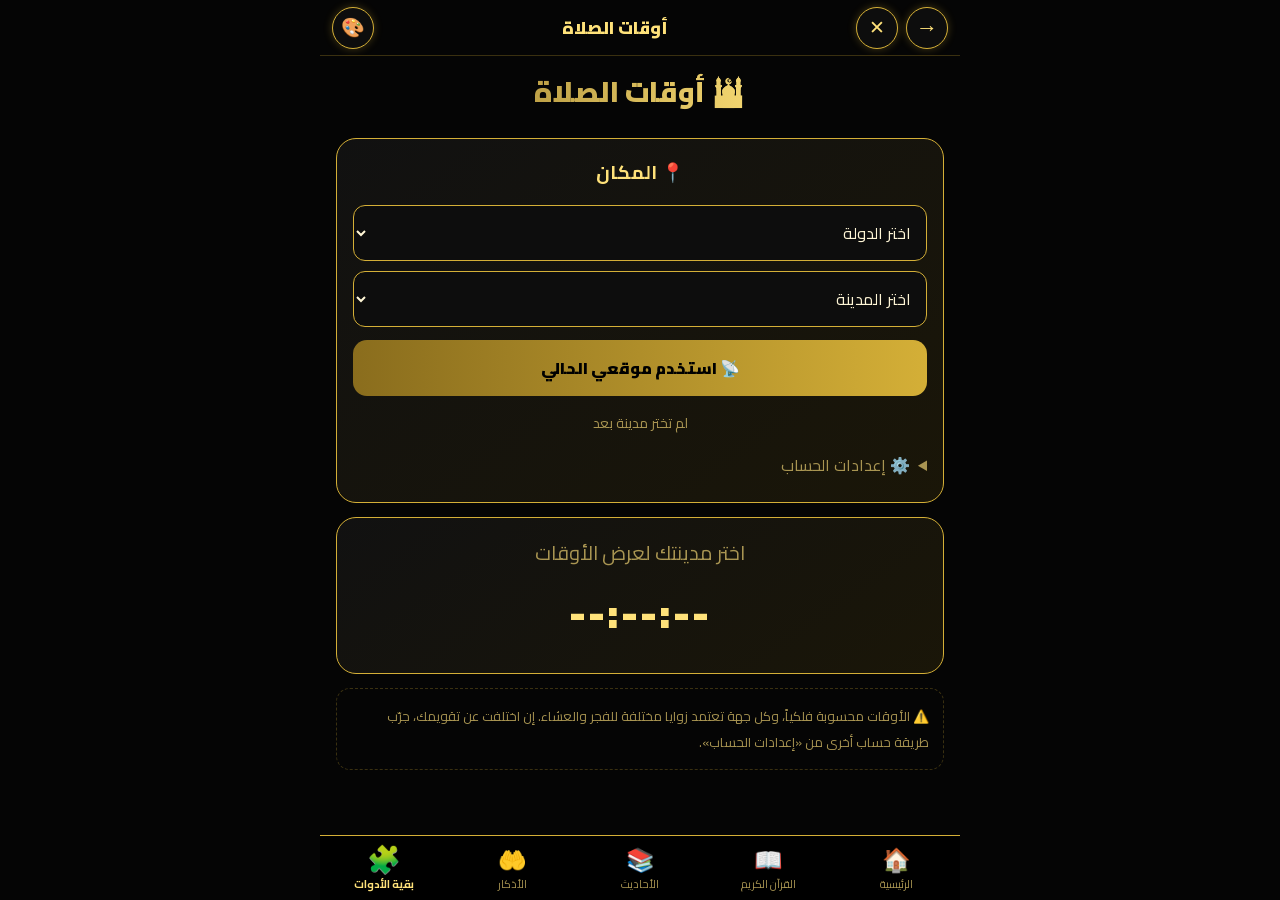
<file: prayer.html>
<!DOCTYPE html>
<html lang="ar" dir="rtl">
<head>
<meta charset="UTF-8">
<meta name="viewport" content="width=device-width, initial-scale=1, viewport-fit=cover">
<title>أوقات الصلاة - خليل المسلم</title>
<link rel="manifest" href="manifest.json">
<meta name="theme-color" content="#050505">
<link rel="apple-touch-icon" href="icon-180.png">
<link rel="stylesheet" href="style.css">
<script src="theme.js"></script>
<style>
  * { box-sizing:border-box; }
  body { margin:0; font-family:'Cairo',sans-serif; background:#050505; color:#f3e9c6; }
  header { text-align:center; }
  header h1 { margin:0; font-size:28px; font-weight:900;
    background:linear-gradient(90deg,var(--g4),var(--g2),var(--g),var(--g2),var(--g4));
    background-size:300% auto; -webkit-background-clip:text; background-clip:text; color:transparent;
    animation:shine 4s linear infinite; }
  @keyframes shine { to { background-position:300% center; } }

  .card { background:linear-gradient(145deg,#111,var(--c2)); margin:14px 16px; padding:16px; border-radius:20px;
    border:1px solid var(--g); text-align:center; }
  .card h3 { margin:0 0 10px; color:var(--g2); }
  select { width:100%; padding:11px; margin:5px 0; background:#0d0d0d; color:#fff6d6; border:1px solid var(--g);
    border-radius:12px; font-size:16px; font-family:'Cairo',sans-serif; }
  .gps { width:100%; margin:8px 0; padding:13px; border:none; border-radius:14px; font-size:16px; font-weight:900;
    background:linear-gradient(90deg,var(--g4),var(--g)); color:#000; font-family:'Cairo',sans-serif; }
  #locName { color:var(--g3); font-size:14px; margin-top:6px; }
  details { margin-top:8px; text-align:right; color:var(--g3); }
  summary { cursor:pointer; padding:6px 0; }

  #nextName { font-size:20px; color:var(--g3); }
  #countdown { font-size:44px; font-weight:900; color:var(--g2); letter-spacing:2px; direction:ltr; }
  #dateLine { font-size:13px; color:var(--g3); margin-top:4px; line-height:1.8; }

  .pt { display:flex; align-items:center; gap:12px; margin:8px 16px; padding:13px 14px; border-radius:16px;
    background:linear-gradient(145deg,#111,var(--c2)); border:1px solid var(--b); }
  .pt.next { border-color:var(--g2); box-shadow:0 0 16px rgba(var(--gr),.5); }
  .pt .ic { font-size:24px; }
  .pt .nm { flex:1; font-size:19px; font-weight:700; color:#fff6d6; text-align:right; }
  .pt .tm { font-size:19px; color:var(--g2); font-weight:700; }

  .note { margin:14px 16px; padding:14px; font-size:13px; color:var(--g3); line-height:2; border:1px dashed var(--b); border-radius:14px; }
  .warn { margin:12px 16px; padding:12px; border:1px solid #ff6b6b; border-radius:14px; color:#ff9b9b; text-align:center; }
</style>
</head>
<body>
  <header><h1>🕌 أوقات الصلاة</h1></header>
  <div class="card">
    <h3>📍 المكان</h3>
    <select id="country"></select>
    <select id="city"></select>
    <button class="gps" onclick="useGps()">📡 استخدم موقعي الحالي</button>
    <div id="locName">لم تختر مدينة بعد</div>
    <details>
      <summary>⚙️ إعدادات الحساب</summary>
      <select id="method"></select>
      <select id="madhab">
        <option value="Shafi">العصر: ظل المثل (الجمهور)</option>
        <option value="Hanafi">العصر: ظل المثلين (الحنفي)</option>
      </select>
    </details>
  </div>

  <div id="secT">
    <div class="card">
      <div id="nextName">اختر مدينتك لعرض الأوقات</div>
      <div id="countdown">--:--:--</div>
      <div id="dateLine"></div>
    </div>
    <div id="list"></div>
    <div class="note">⚠️ الأوقات محسوبة فلكياً، وكل جهة تعتمد زوايا مختلفة للفجر والعشاء. إن اختلفت عن تقويمك، جرّب طريقة حساب أخرى من «إعدادات الحساب».</div>
  </div>

  <script src="dates.js"></script>
<script src="adhan.js"></script>
<script src="cities.js"></script>
<script src="prayer.js"></script>
<script>
  const $ = id => document.getElementById(id);
  const RAD = Math.PI / 180;

  if (typeof adhan === "undefined") {
    document.body.insertAdjacentHTML("afterbegin", '<div class="warn">ملف adhan.js غير موجود، حدّث الصفحة أو أعد التحميل.</div>');
  }

  const METHODS = [
    ["UmmAlQura", "أم القرى (السعودية واليمن والخليج)"],
    ["Egyptian", "الهيئة المصرية العامة للمساحة"],
    ["MuslimWorldLeague", "رابطة العالم الإسلامي"],
    ["Karachi", "جامعة العلوم الإسلامية - كراتشي"],
    ["Dubai", "دبي"], ["Qatar", "قطر"], ["Kuwait", "الكويت"],
    ["Turkey", "تركيا"], ["Tehran", "طهران"], ["Singapore", "سنغافورة"],
    ["NorthAmerica", "أمريكا الشمالية"]
  ];
  const ICONS = { fajr: "🌅", sunrise: "🌄", dhuhr: "☀️", asr: "🌤️", maghrib: "🌇", isha: "🌙" };

  let loc = getLoc();
  let nx = null;
  const selC = $("country"), selT = $("city"), selM = $("method"), selH = $("madhab");

  selC.innerHTML = '<option value="">اختر الدولة</option>' + PLACES.map((p, i) => '<option value="' + i + '">' + p.c + '</option>').join("");
  selM.innerHTML = METHODS.map(m => '<option value="' + m[0] + '">' + m[1] + '</option>').join("");

  function dkm(a1, o1, a2, o2) {
    const R = 6371, dLat = (a2 - a1) * RAD, dLng = (o2 - o1) * RAD;
    const a = Math.sin(dLat / 2) ** 2 + Math.cos(a1 * RAD) * Math.cos(a2 * RAD) * Math.sin(dLng / 2) ** 2;
    return 2 * R * Math.asin(Math.sqrt(a));
  }
  function nearestPlace(lat, lng) {
    let best = null;
    PLACES.forEach(p => p.cities.forEach(c => {
      const d = dkm(lat, lng, c[1], c[2]);
      if (!best || d < best.d) best = { d: d, p: p };
    }));
    return best;
  }

  // ===== المكان =====
  function fillCities(ci, ti) {
    selT.innerHTML = '<option value="">اختر المدينة</option>';
    if (ci === "" || ci === null || ci === undefined) return;
    selT.innerHTML += PLACES[ci].cities.map((c, i) => '<option value="' + i + '">' + c[0] + '</option>').join("");
    if (ti !== undefined && ti !== null) selT.value = String(ti);
  }
  selC.onchange = () => fillCities(selC.value);
  selT.onchange = () => {
    if (selC.value === "" || selT.value === "") return;
    const p = PLACES[selC.value], c = p.cities[selT.value];
    const old = loc || {};
    loc = {
      name: c[0] + "، " + p.c, lat: c[1], lng: c[2], tz: c[3],
      method: p.m, madhab: old.madhab || "Shafi",
      ci: Number(selC.value), ti: Number(selT.value)
    };
    setLoc(loc); syncSettings(); nx = null; refresh();
  };
  selM.onchange = () => { if (!loc) return; loc.method = selM.value; setLoc(loc); nx = null; refresh(); };
  selH.onchange = () => { if (!loc) return; loc.madhab = selH.value; setLoc(loc); nx = null; refresh(); };

  function syncSettings() {
    if (!loc) return;
    selM.value = loc.method || "MuslimWorldLeague";
    selH.value = loc.madhab || "Shafi";
  }

  function useGps() {
    if (!navigator.geolocation) { alert("المتصفح لا يدعم تحديد الموقع"); return; }
    $("locName").textContent = "جاري تحديد موقعك...";
    navigator.geolocation.getCurrentPosition(pos => {
      const lat = pos.coords.latitude, lng = pos.coords.longitude;
      const np = nearestPlace(lat, lng), old = loc || {};
      loc = {
        name: "موقعي الحالي (" + lat.toFixed(2) + "، " + lng.toFixed(2) + ")",
        lat: lat, lng: lng, tz: Intl.DateTimeFormat().resolvedOptions().timeZone,
        method: (np && np.d < 600) ? np.p.m : "MuslimWorldLeague",
        madhab: old.madhab || "Shafi"
      };
      setLoc(loc);
      selC.value = ""; fillCities("");
      syncSettings(); nx = null; refresh();
    }, () => { alert("تعذّر تحديد الموقع، اختر مدينتك يدوياً"); refresh(); },
    { enableHighAccuracy: true, timeout: 20000, maximumAge: 0 });
  }

  // ===== الأوقات =====
  function renderList() {
    const box = $("list");
    box.innerHTML = "";
    if (!loc || typeof adhan === "undefined") return;
    timesFor(loc, 0).forEach(x => {
      const div = document.createElement("div");
      div.className = "pt" + ((nx && nx.k === x.k && nx.t.getTime() === x.t.getTime()) ? " next" : "");
      div.innerHTML = '<span class="ic"></span><span class="nm"></span><span class="tm"></span>';
      div.querySelector(".ic").textContent = ICONS[x.k];
      div.querySelector(".nm").textContent = x.n;
      div.querySelector(".tm").textContent = fmtTime(x.t, loc.tz);
      box.appendChild(div);
    });
  }

  function tick() {
    if (!loc || typeof adhan === "undefined") return;
    try {
      if (!nx || nx.t <= new Date()) { nx = nextPrayer(loc); renderList(); }
      $("nextName").textContent = "صلاة " + nx.n + " · " + fmtTime(nx.t, loc.tz);
      $("countdown").textContent = fmtCountdown(nx.t - new Date());
    } catch (e) {}
  }
  setInterval(tick, 1000);

  function refresh() {
    $("locName").textContent = loc ? "📍 " + loc.name : "لم تختر مدينة بعد";
    if (loc && typeof adhan !== "undefined") {
      try {
        nx = nextPrayer(loc);
        renderList();
        const now = new Date(), h = hij(now);
        $("dateLine").innerHTML = gregText(now) + (h ? "<br>" + hijText(h) : "");
        tick();
      } catch (e) { $("nextName").textContent = "تعذّر حساب الأوقات"; }
    }
  }

  // ===== البداية =====
  if (loc && loc.ci !== undefined) { selC.value = String(loc.ci); fillCities(loc.ci, loc.ti); }
  else fillCities("");
  syncSettings();
  refresh();

  if ("serviceWorker" in navigator && location.origin !== "https://localhost") { navigator.serviceWorker.register("sw.js"); }
</script>
<script src="nav.js"></script>
</body>
</html>
</file>
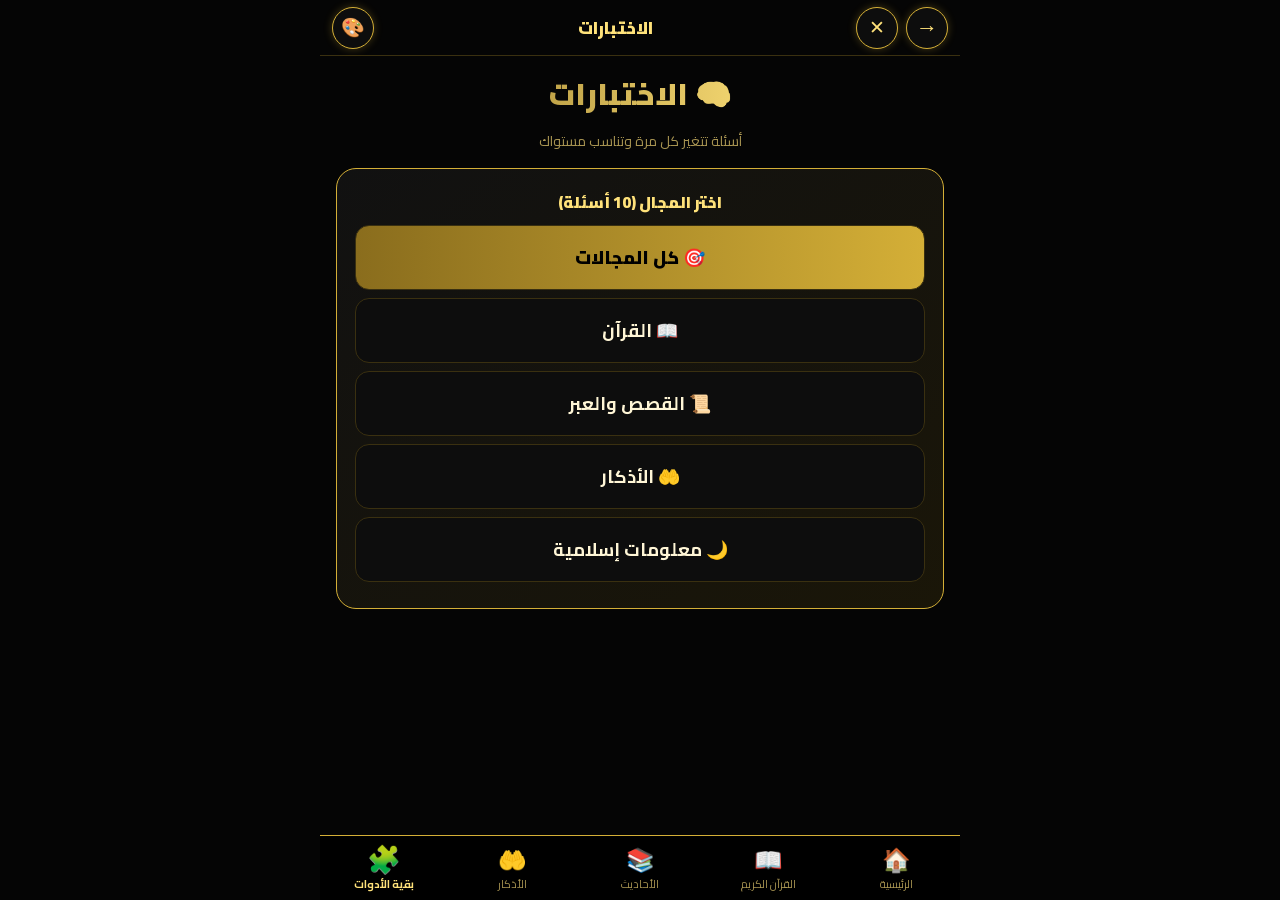
<file: quiz.html>
<!DOCTYPE html>
<html lang="ar" dir="rtl">
<head>
<meta charset="UTF-8">
<meta name="viewport" content="width=device-width, initial-scale=1, viewport-fit=cover">
<title>الاختبارات - خليل المسلم</title>
<link rel="manifest" href="manifest.json">
<style>
  * { box-sizing:border-box; }
  body { margin:0; font-family:'Cairo',sans-serif; background:#050505; color:#f3e9c6; padding-bottom:90px; }
  header { text-align:center; padding:25px 10px 5px; }
  header h1 { margin:0; font-size:30px; font-weight:900;
    background:linear-gradient(90deg,var(--g4),var(--g2),var(--g),var(--g2),var(--g4));
    background-size:300% auto; -webkit-background-clip:text; background-clip:text; color:transparent;
    animation:shine 4s linear infinite; }
  @keyframes shine { to { background-position:300% center; } }
  .sub { text-align:center; color:var(--g3); font-size:14px; margin:0 16px 8px; }

  .card { background:linear-gradient(145deg,#111,var(--c2)); margin:14px 16px; padding:18px; border-radius:20px;
    border:1px solid var(--g); text-align:center; animation:glow 3s ease-in-out infinite; }
  @keyframes glow { 0%,100% { box-shadow:0 0 8px rgba(var(--gr),.25); } 50% { box-shadow:0 0 22px rgba(var(--gr),.55); } }
  .cat { display:block; width:100%; margin:8px 0; padding:15px; border:1px solid var(--b); border-radius:14px;
    background:#0d0d0d; color:#fff6d6; font-size:18px; font-weight:700; font-family:'Cairo',sans-serif; }
  .cat:active { border-color:var(--g2); box-shadow:0 0 14px rgba(var(--gr),.5); }
  .cat.all { background:linear-gradient(90deg,var(--g4),var(--g)); color:#000; font-weight:900; }

  #qbox, #end, #start { display:none; }
  .meta { display:flex; justify-content:space-between; color:var(--g3); font-size:14px; margin-bottom:6px; }
  .bar { height:10px; background:#0d0d0d; border:1px solid var(--b); border-radius:10px; overflow:hidden; margin-bottom:14px; }
  .fill { height:100%; width:0; background:linear-gradient(90deg,var(--g4),var(--g2)); transition:.4s; }
  #qtext { font-size:22px; line-height:2; color:#fff6d6; white-space:pre-line; margin-bottom:10px; }
  .opt { display:block; width:100%; margin:9px 0; padding:14px; text-align:right; border:1px solid var(--b);
    border-radius:14px; background:#0d0d0d; color:#fff6d6; font-size:17px; line-height:1.8; font-family:'Cairo',sans-serif; }
  .opt.good { border-color:#4caf50; background:rgba(76,175,80,.18); color:#b8f5bb; }
  .opt.bad { border-color:#ff6b6b; background:rgba(255,107,107,.15); color:#ffb3b3; }
  .go { display:block; width:100%; margin-top:12px; padding:14px; border:none; border-radius:14px; font-size:17px;
    font-weight:900; background:linear-gradient(90deg,var(--g4),var(--g)); color:#000; font-family:'Cairo',sans-serif; }
  #score { font-size:48px; font-weight:900; color:var(--g2); }
  #emsg { font-size:20px; color:#fff6d6; margin:8px 0 14px; }

</style>
<link rel="stylesheet" href="style.css">
<script src="theme.js"></script>
<meta name="theme-color" content="#050505">
<link rel="apple-touch-icon" href="icon-180.png">
</head>
<body>
  <header><h1>🧠 الاختبارات</h1></header>
  <div class="sub">أسئلة تتغير كل مرة وتناسب مستواك</div>
  <div class="sub" id="loading">جاري تجهيز الأسئلة...</div>

  <div class="card" id="start">
    <div style="color:#ffe27a;font-weight:900;margin-bottom:6px">اختر المجال (10 أسئلة)</div>
    <button class="cat all" onclick="startQuiz('all')">🎯 كل المجالات</button>
    <button class="cat" onclick="startQuiz('quran')">📖 القرآن</button>
    <button class="cat" onclick="startQuiz('stories')">📜 القصص والعبر</button>
    <button class="cat" onclick="startQuiz('adhkar')">🤲 الأذكار</button>
    <button class="cat" onclick="startQuiz('misc')">🌙 معلومات إسلامية</button>
  </div>

  <div class="card" id="qbox">
    <div class="meta"><span id="qnum"></span><span id="qcat"></span></div>
    <div class="bar"><div class="fill" id="pfill"></div></div>
    <div id="qtext"></div>
    <div id="opts"></div>
    <button class="go" id="nextBtn" style="display:none" onclick="nextQ()"></button>
  </div>

  <div class="card" id="end">
    <div id="score"></div>
    <div id="emsg"></div>
    <button class="go" onclick="again()">🔄 اختبار جديد</button>
  </div>

  <script src="dates.js"></script>
<script src="anbiya.js"></script>
<script>
  const $ = id => document.getElementById(id);
  const Q = [];
  let stat = {};
  try { stat = JSON.parse(localStorage.getItem("quiz:stat") || "{}"); } catch (e) {}
  const CATN = { quran: "القرآن", stories: "القصص", adhkar: "الأذكار", misc: "معلومات" };

  function shuffle(a) {
    a = a.slice();
    for (let i = a.length - 1; i > 0; i--) { const j = Math.floor(Math.random() * (i + 1)); [a[i], a[j]] = [a[j], a[i]]; }
    return a;
  }
  function pickN(arr, n, not) { return shuffle(arr.filter(x => !not.includes(x))).slice(0, n); }
  function nums(c, min, max, k) {
    const set = new Set();
    let tries = 0;
    while (set.size < k && tries < 300) {
      tries++;
      const d = 1 + Math.floor(Math.random() * 8);
      const v = c + (Math.random() < 0.5 ? -d : d);
      if (v >= min && v <= max && v !== c) set.add(v);
    }
    let f = 1;
    while (set.size < k) { const v = c + 8 + f++; if (v !== c) set.add(v); }
    return Array.from(set);
  }
  function add(cat, id, q, correct, wrongs) {
    Q.push({ cat: cat, id: id, q: q, correct: String(correct), wrongs: wrongs.map(String) });
  }

  function build(qd, ad) {
    // القرآن
    const surahs = qd.data.surahs;
    const names = surahs.map(s => s.name);
    surahs.forEach(s => {
      add("quran", "ac:" + s.number, "كم عدد آيات «" + s.name + "»؟", s.ayahs.length, nums(s.ayahs.length, 2, 300, 3));
      add("quran", "sn:" + s.number, "ما رقم «" + s.name + "» في ترتيب المصحف؟", s.number, nums(s.number, 1, 114, 3));
      add("quran", "nm:" + s.number, "ما اسم السورة رقم " + s.number + " في المصحف؟", s.name, pickN(names, 3, [s.name]));
    });
    const lg = surahs.reduce((a, b) => b.ayahs.length > a.ayahs.length ? b : a);
    add("quran", "longest", "ما أطول سورة في القرآن الكريم؟", lg.name, pickN(names, 3, [lg.name]));
    add("quran", "n114", "كم عدد سور القرآن الكريم؟", 114, [110, 100, 120]);

    // القصص والعبر
    const pn = ANBIYA.map(p => p.name);
    const tc = {};
    ANBIYA.forEach(p => { tc[p.title] = (tc[p.title] || 0) + 1; });
    ANBIYA.forEach(p => {
      if (tc[p.title] === 1) add("stories", "tt:" + p.name, "من هو النبي الموصوف بـ «" + p.title + "»؟", p.name, pickN(pn, 3, [p.name]));
      add("stories", "ls:" + p.name, "ما العبرة الأبرز من قصة نبي الله " + p.name + "؟", p.lesson, pickN(ANBIYA.map(x => x.lesson), 3, [p.lesson]));
    });
    const safe = ["آدم", "نوح", "هود", "صالح", "إبراهيم", "لوط", "إسماعيل", "إسحاق", "يعقوب", "يوسف", "موسى", "هارون", "داود", "سليمان", "زكريا", "يحيى", "عيسى", "محمد"];
    const ord = {};
    ANBIYA.forEach(p => { ord[p.name] = p.order; });
    const pairs = [];
    for (let i = 0; i < safe.length; i++) for (let j = i + 1; j < safe.length; j++) {
      if (ord[safe[i]] && ord[safe[j]] && ord[safe[j]] - ord[safe[i]] >= 2) pairs.push([safe[i], safe[j]]);
    }
    shuffle(pairs).slice(0, 25).forEach(p => {
      add("stories", "or:" + p[0] + ":" + p[1], "أيّهما أسبق زمناً: النبي " + p[0] + " أم النبي " + p[1] + "؟", p[0], [p[1]]);
    });
    add("stories", "n25", "كم عدد الأنبياء المذكورين بالاسم في القرآن الكريم؟", 25, [20, 24, 30]);
    add("stories", "last", "من هو خاتم الأنبياء والمرسلين؟", "محمد ﷺ", ["عيسى", "موسى", "إبراهيم"]);

    // الأذكار
    ad.forEach(c => c.array.forEach(it => {
      const n = Number(it.count) || 1;
      const t = (it.text || "").trim();
      if (t.length < 25) return;
      const w = t.split(" ").slice(0, 12).join(" ") + "…";
      add("adhkar", "ad:" + c.id + ":" + it.id, "كم مرة يُقال هذا الذكر؟\n«" + w + "»", n, pickN([1, 3, 7, 10, 33, 100, 4, 2], 3, [n]));
    }));

    // معلومات إسلامية
    for (let i = 0; i < 12; i++) {
      add("misc", "hm:" + i, "ما اسم الشهر الهجري رقم " + (i + 1) + "؟", HM[i], pickN(HM, 3, [HM[i]]));
      add("misc", "hn:" + i, "ما الشهر الهجري الذي يلي شهر " + HM[i] + "؟", HM[(i + 1) % 12], pickN(HM, 3, [HM[(i + 1) % 12], HM[i]]));
    }
    add("misc", "h12", "كم عدد أشهر السنة الهجرية؟", 12, [10, 11, 13]);
    [["الفجر", 2], ["الظهر", 4], ["العصر", 4], ["المغرب", 3], ["العشاء", 4]].forEach(r => {
      add("misc", "rk:" + r[0], "كم ركعة فرض صلاة " + r[0] + "؟", r[1], pickN([2, 3, 4, 5], 3, [r[1]]));
    });
    add("misc", "pil", "كم عدد أركان الإسلام؟", 5, [4, 6, 7]);
    add("misc", "iman", "كم عدد أركان الإيمان؟", 6, [5, 4, 7]);
    add("misc", "sal", "كم عدد الصلوات المفروضة في اليوم والليلة؟", 5, [3, 4, 6]);
    add("misc", "ramq", "في أي شهر هجري أُنزل القرآن الكريم؟", "رمضان", ["شوال", "محرم", "رجب"]);
  }

  function weight(q) {
    const s = stat[q.id];
    if (!s) return 3;
    if (s.w > s.c) return 4;
    return 1 / (1 + s.c);
  }
  function choose(cat, n) {
    let pool = (cat === "all" ? Q : Q.filter(x => x.cat === cat)).slice();
    const out = [];
    while (out.length < n && pool.length) {
      const cats = Array.from(new Set(pool.map(x => x.cat)));
      const c = cats[Math.floor(Math.random() * cats.length)];
      const sub = pool.filter(x => x.cat === c);
      const tot = sub.reduce((a, x) => a + weight(x), 0);
      let r = Math.random() * tot, p = sub[sub.length - 1];
      for (const x of sub) { r -= weight(x); if (r <= 0) { p = x; break; } }
      out.push(p);
      pool = pool.filter(x => x !== p);
    }
    return out;
  }

  let cur = [], idx = 0, score = 0, answered = false;

  function startQuiz(cat) {
    cur = choose(cat, 10); idx = 0; score = 0;
    $("start").style.display = "none";
    $("end").style.display = "none";
    $("qbox").style.display = "block";
    showQ();
  }

  function showQ() {
    answered = false;
    const q = cur[idx];
    $("qnum").textContent = "سؤال " + (idx + 1) + " من " + cur.length;
    $("qcat").textContent = CATN[q.cat];
    $("pfill").style.width = (idx / cur.length * 100) + "%";
    $("qtext").textContent = q.q;
    const opts = shuffle(Array.from(new Set([q.correct].concat(q.wrongs))));
    const box = $("opts");
    box.innerHTML = "";
    opts.forEach(o => {
      const b = document.createElement("button");
      b.className = "opt";
      b.textContent = o;
      b.onclick = () => answer(b, o, q);
      box.appendChild(b);
    });
    $("nextBtn").style.display = "none";
    window.scrollTo(0, 0);
  }

  function answer(btn, o, q) {
    if (answered) return;
    answered = true;
    const s = stat[q.id] || { c: 0, w: 0 };
    const ok = (o === q.correct);
    if (ok) { score++; s.c++; if (navigator.vibrate) navigator.vibrate(20); }
    else { s.w++; if (navigator.vibrate) navigator.vibrate([60, 40, 60]); }
    stat[q.id] = s;
    localStorage.setItem("quiz:stat", JSON.stringify(stat));
    document.querySelectorAll(".opt").forEach(b => { b.disabled = true; if (b.textContent === q.correct) b.classList.add("good"); });
    if (!ok) btn.classList.add("bad");
    $("nextBtn").style.display = "block";
    $("nextBtn").textContent = (idx === cur.length - 1) ? "عرض النتيجة 🏁" : "التالي ⬅";
  }

  function nextQ() {
    idx++;
    if (idx >= cur.length) finish(); else showQ();
  }

  function finish() {
    $("qbox").style.display = "none";
    $("end").style.display = "block";
    $("score").textContent = score + " / " + cur.length;
    const p = score / cur.length;
    $("emsg").textContent = p >= 0.9 ? "ممتاز، ما شاء الله 🌟" : p >= 0.7 ? "جيد جداً 👏" : p >= 0.5 ? "جيد، واصل وستتحسن 💪" : "لا بأس، جرّب مرة ثانية 🌱";
    const g = k => Number(localStorage.getItem(k) || 0);
    localStorage.setItem("stat:quizCorrect", g("stat:quizCorrect") + score);
    localStorage.setItem("stat:quizDone", g("stat:quizDone") + 1);
    localStorage.setItem("stat:quizBest", Math.max(g("stat:quizBest"), score));
  }

  function again() {
    $("end").style.display = "none";
    $("start").style.display = "block";
  }

  Promise.all([fetch("quran.json").then(r => r.json()), fetch("adhkar.json").then(r => r.json())])
    .then(res => {
      build(res[0], res[1]);
      $("loading").style.display = "none";
      $("start").style.display = "block";
    })
    .catch(() => { $("loading").textContent = "تعذّر تحميل بيانات الاختبار"; });

  if ("serviceWorker" in navigator && location.origin !== "https://localhost") { navigator.serviceWorker.register("sw.js"); }
</script>
<script src="nav.js"></script>
</body>
</html>
</file>
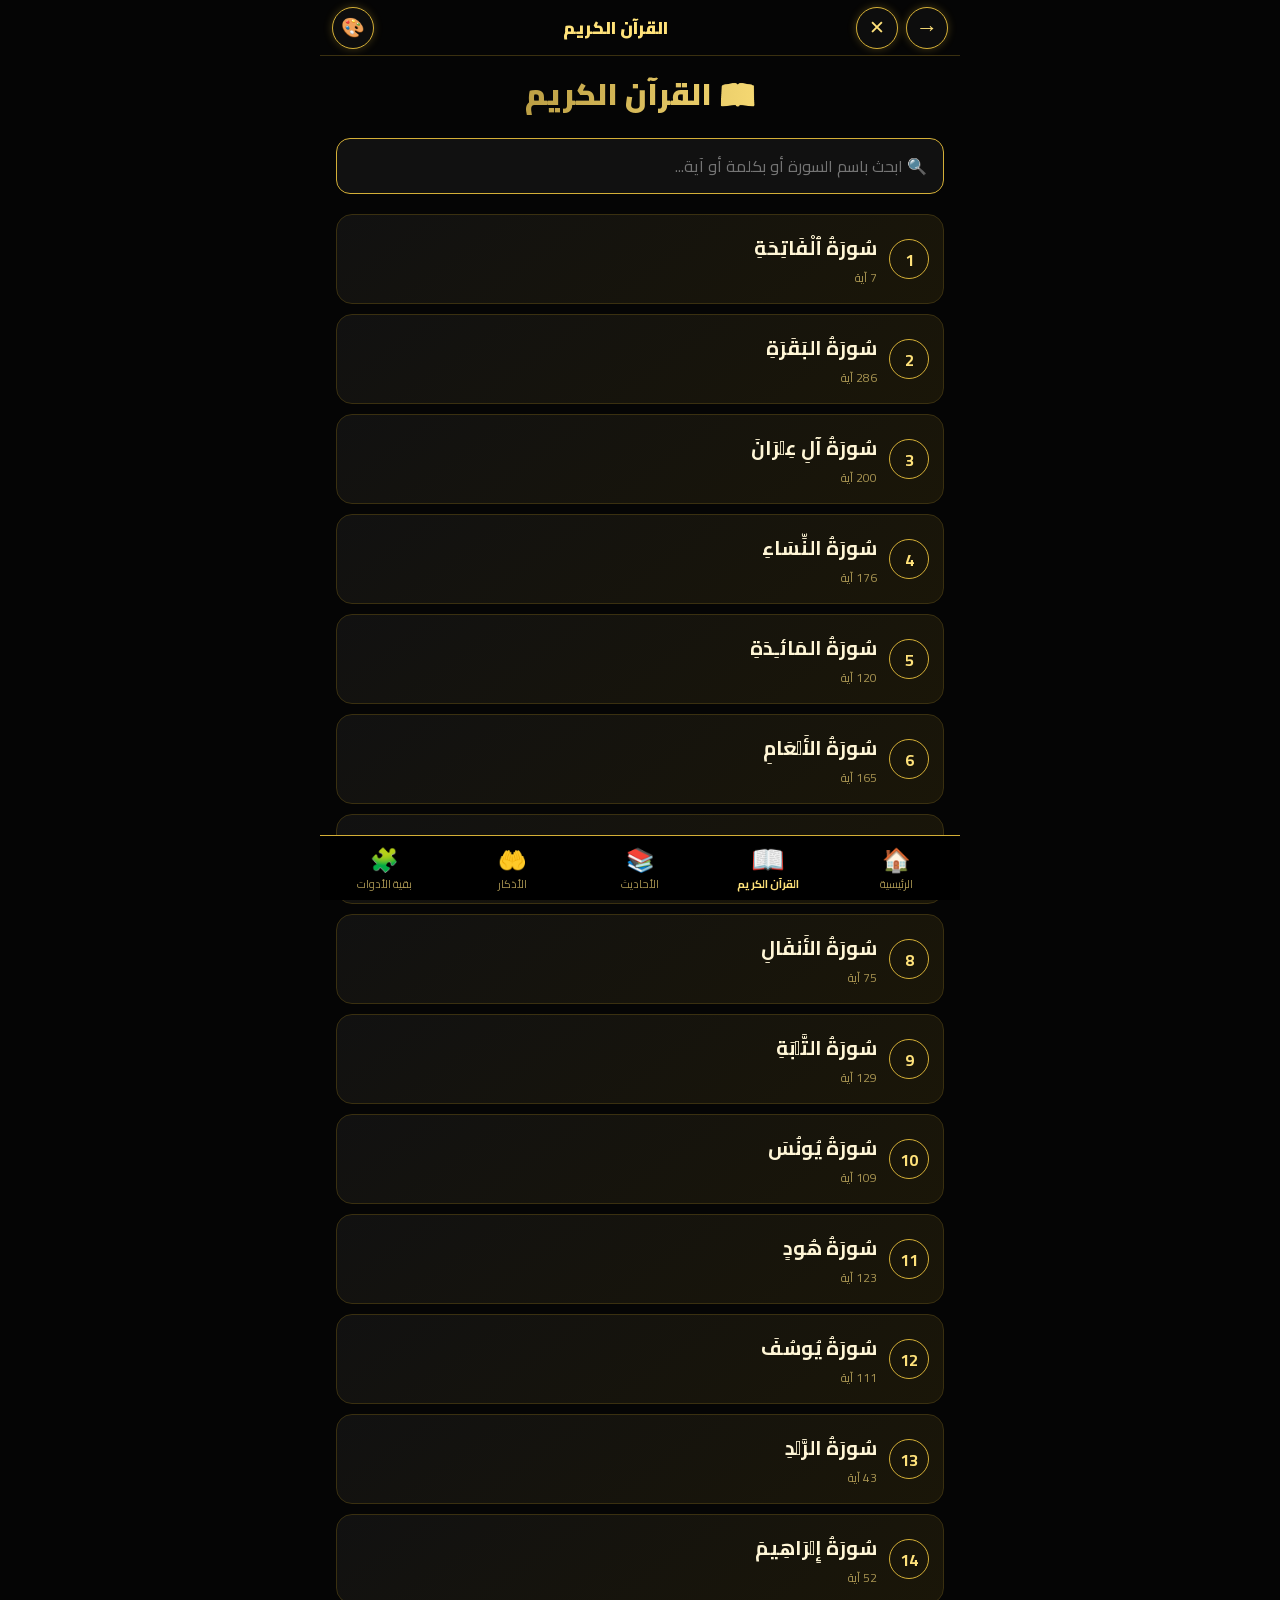
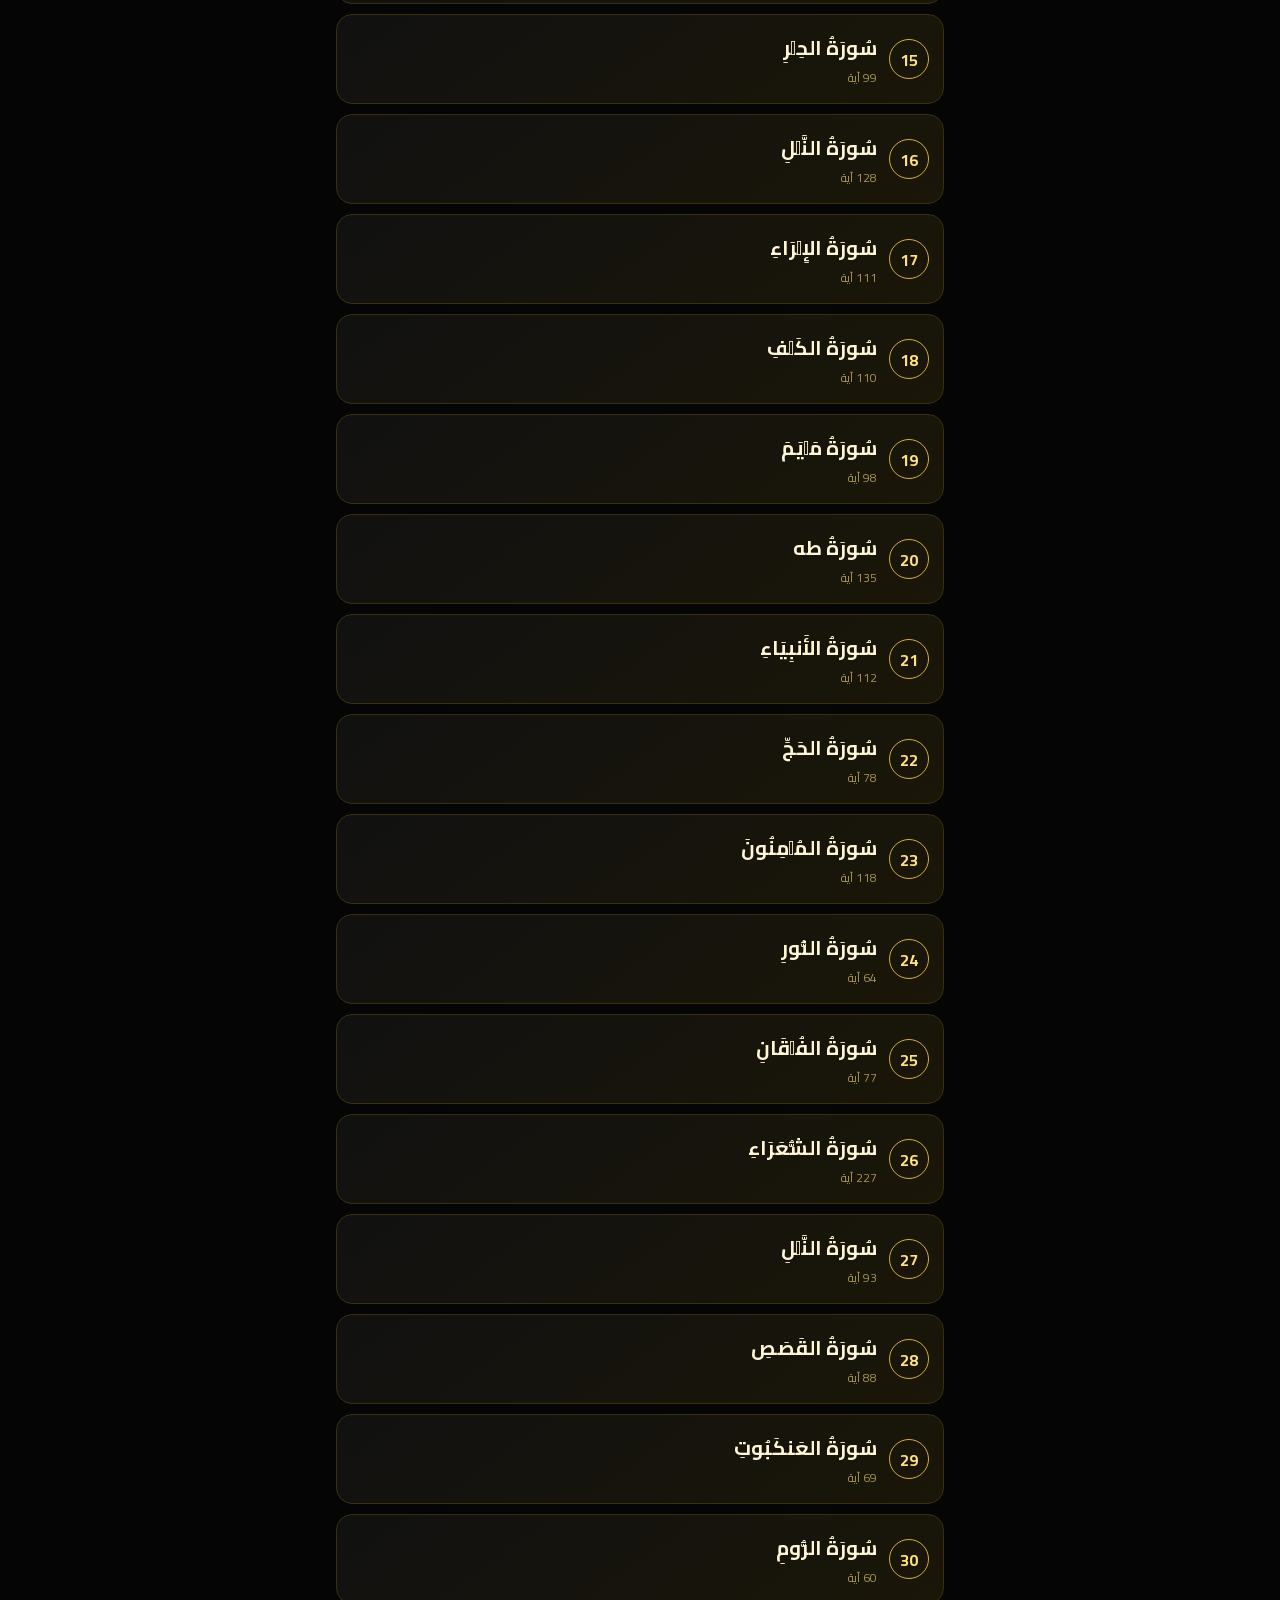
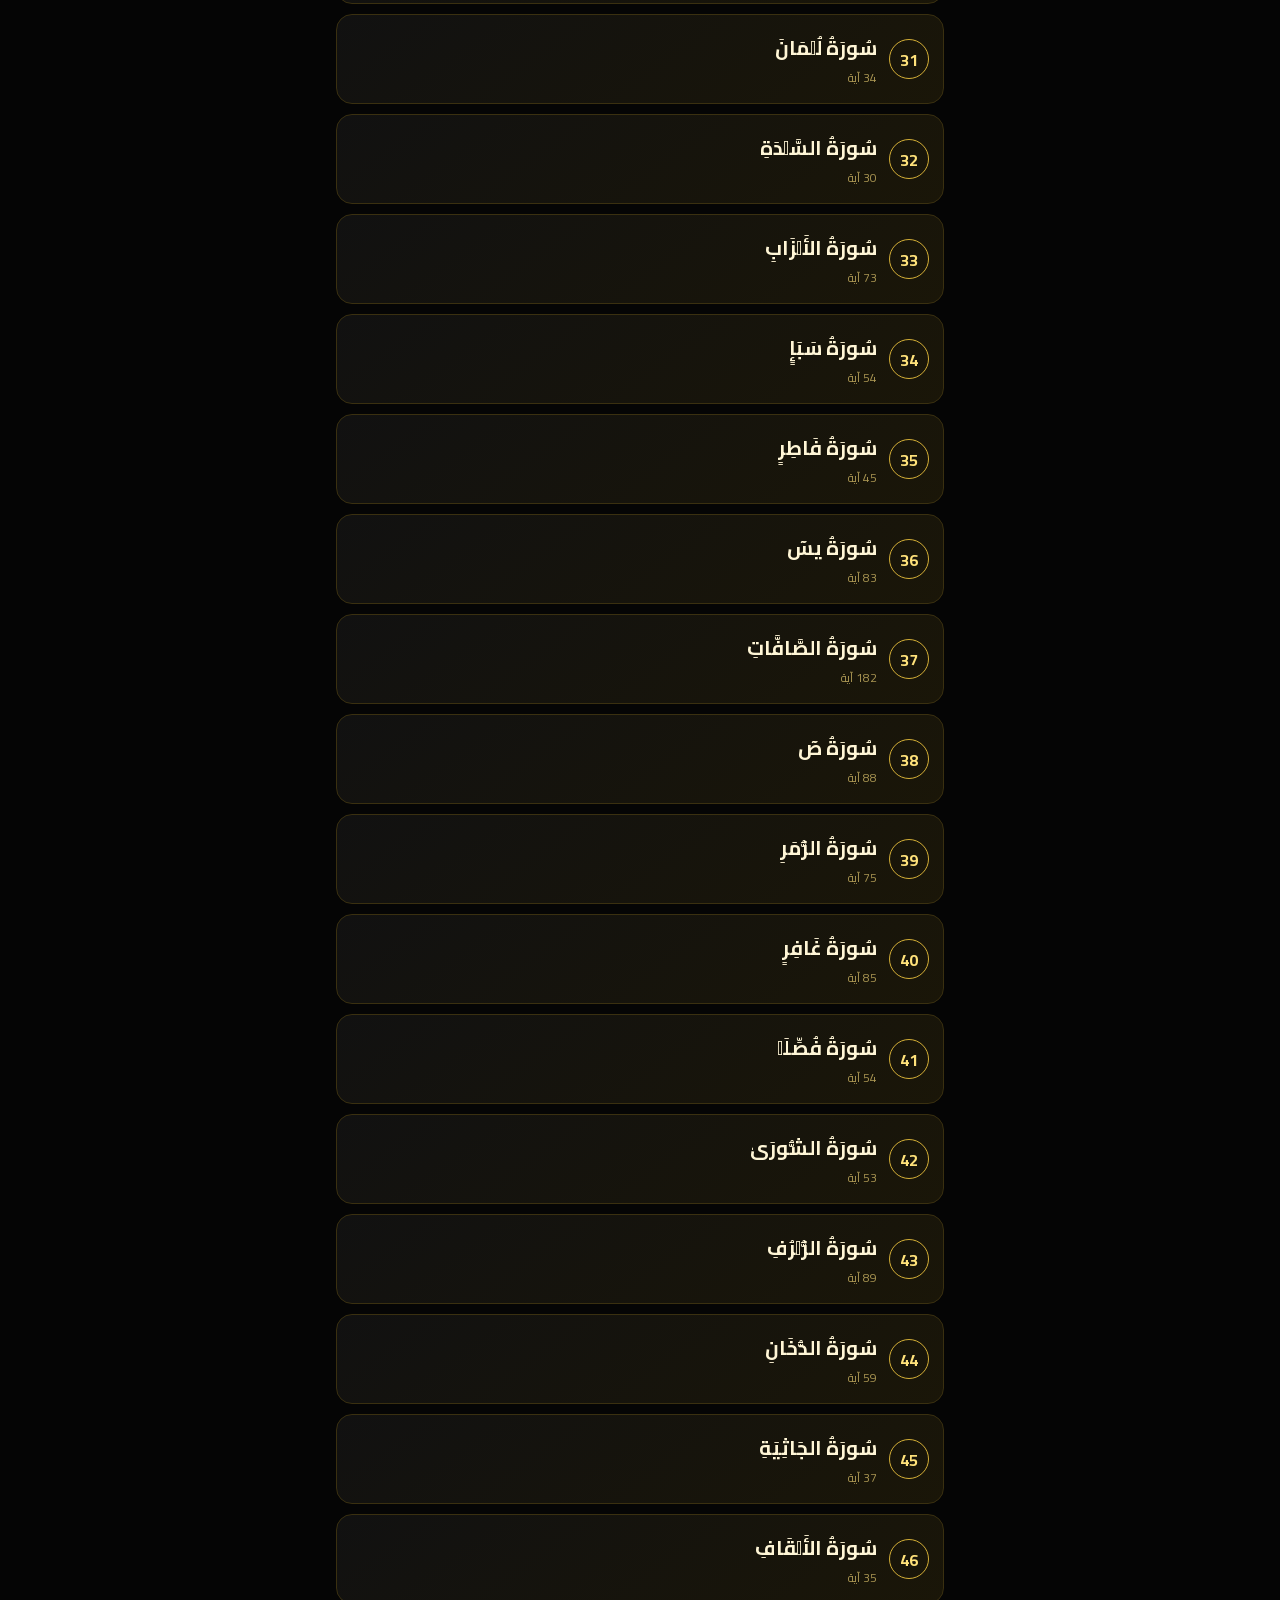
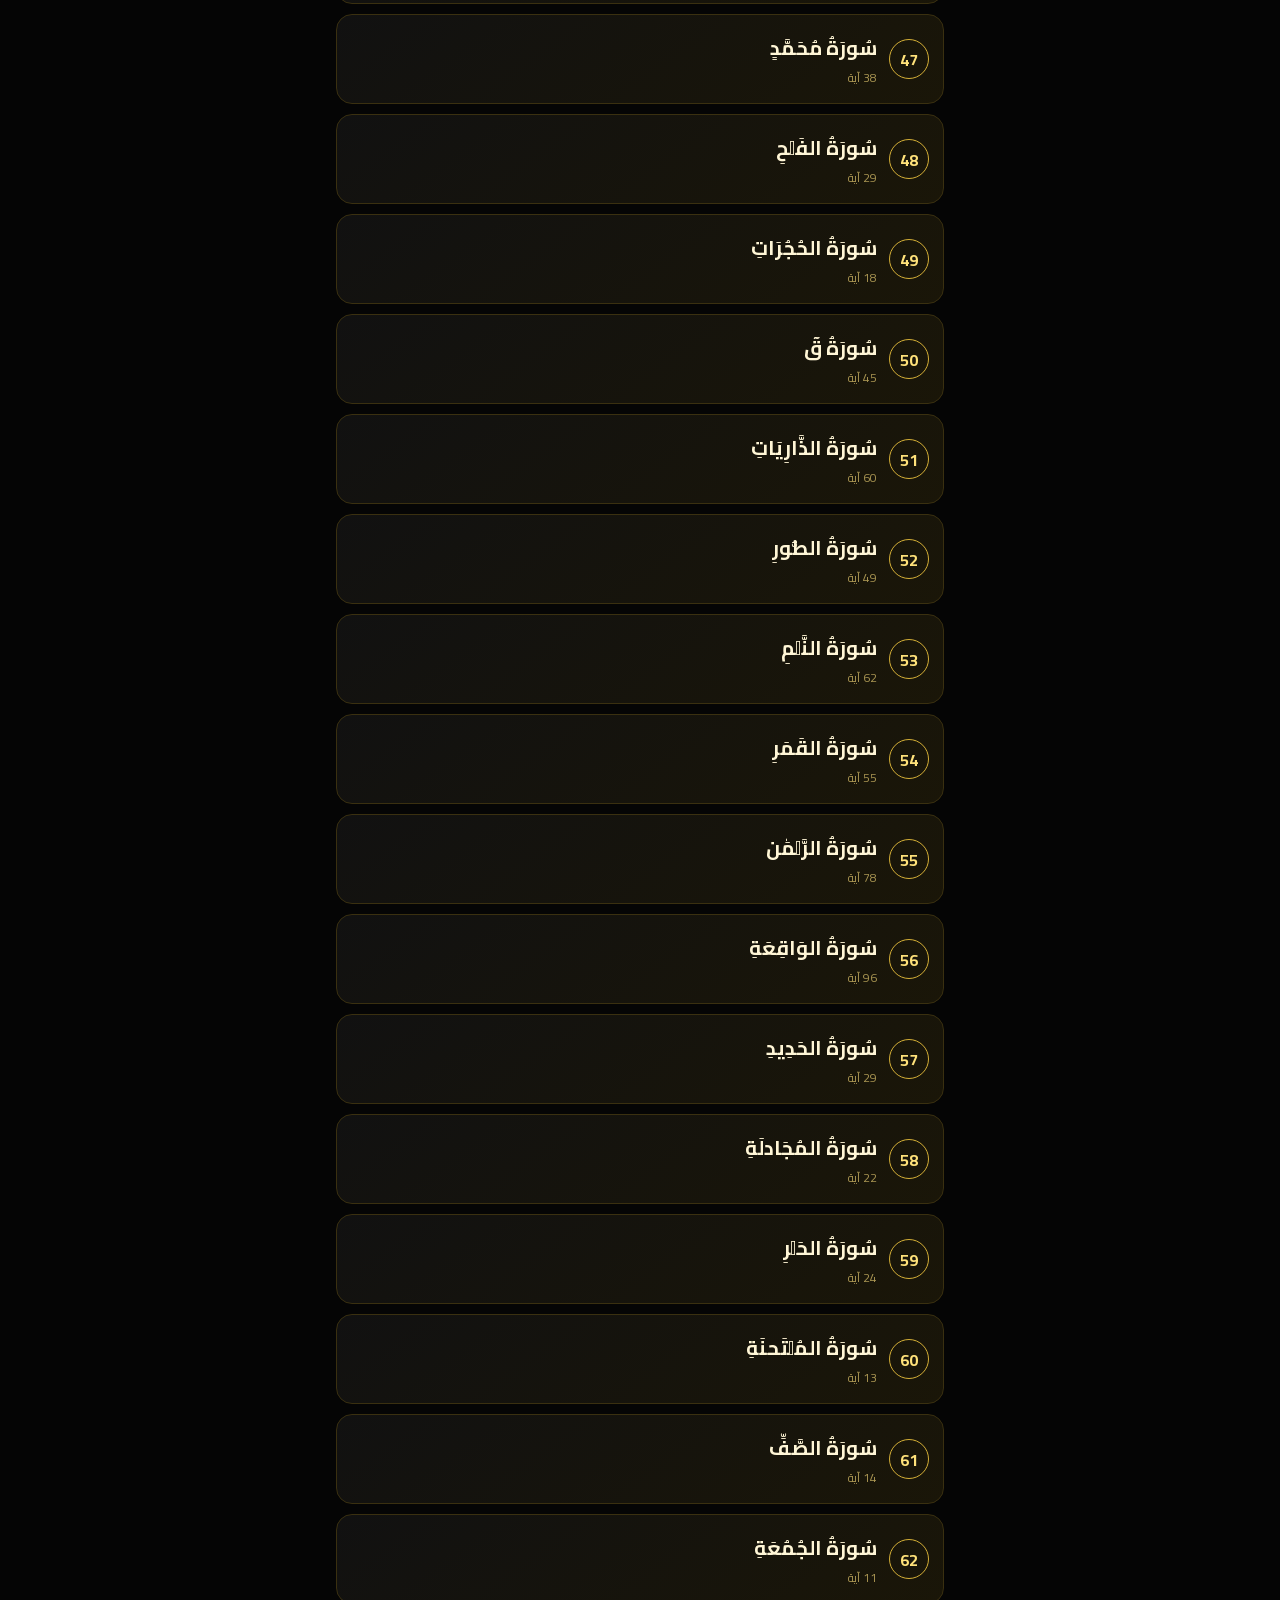
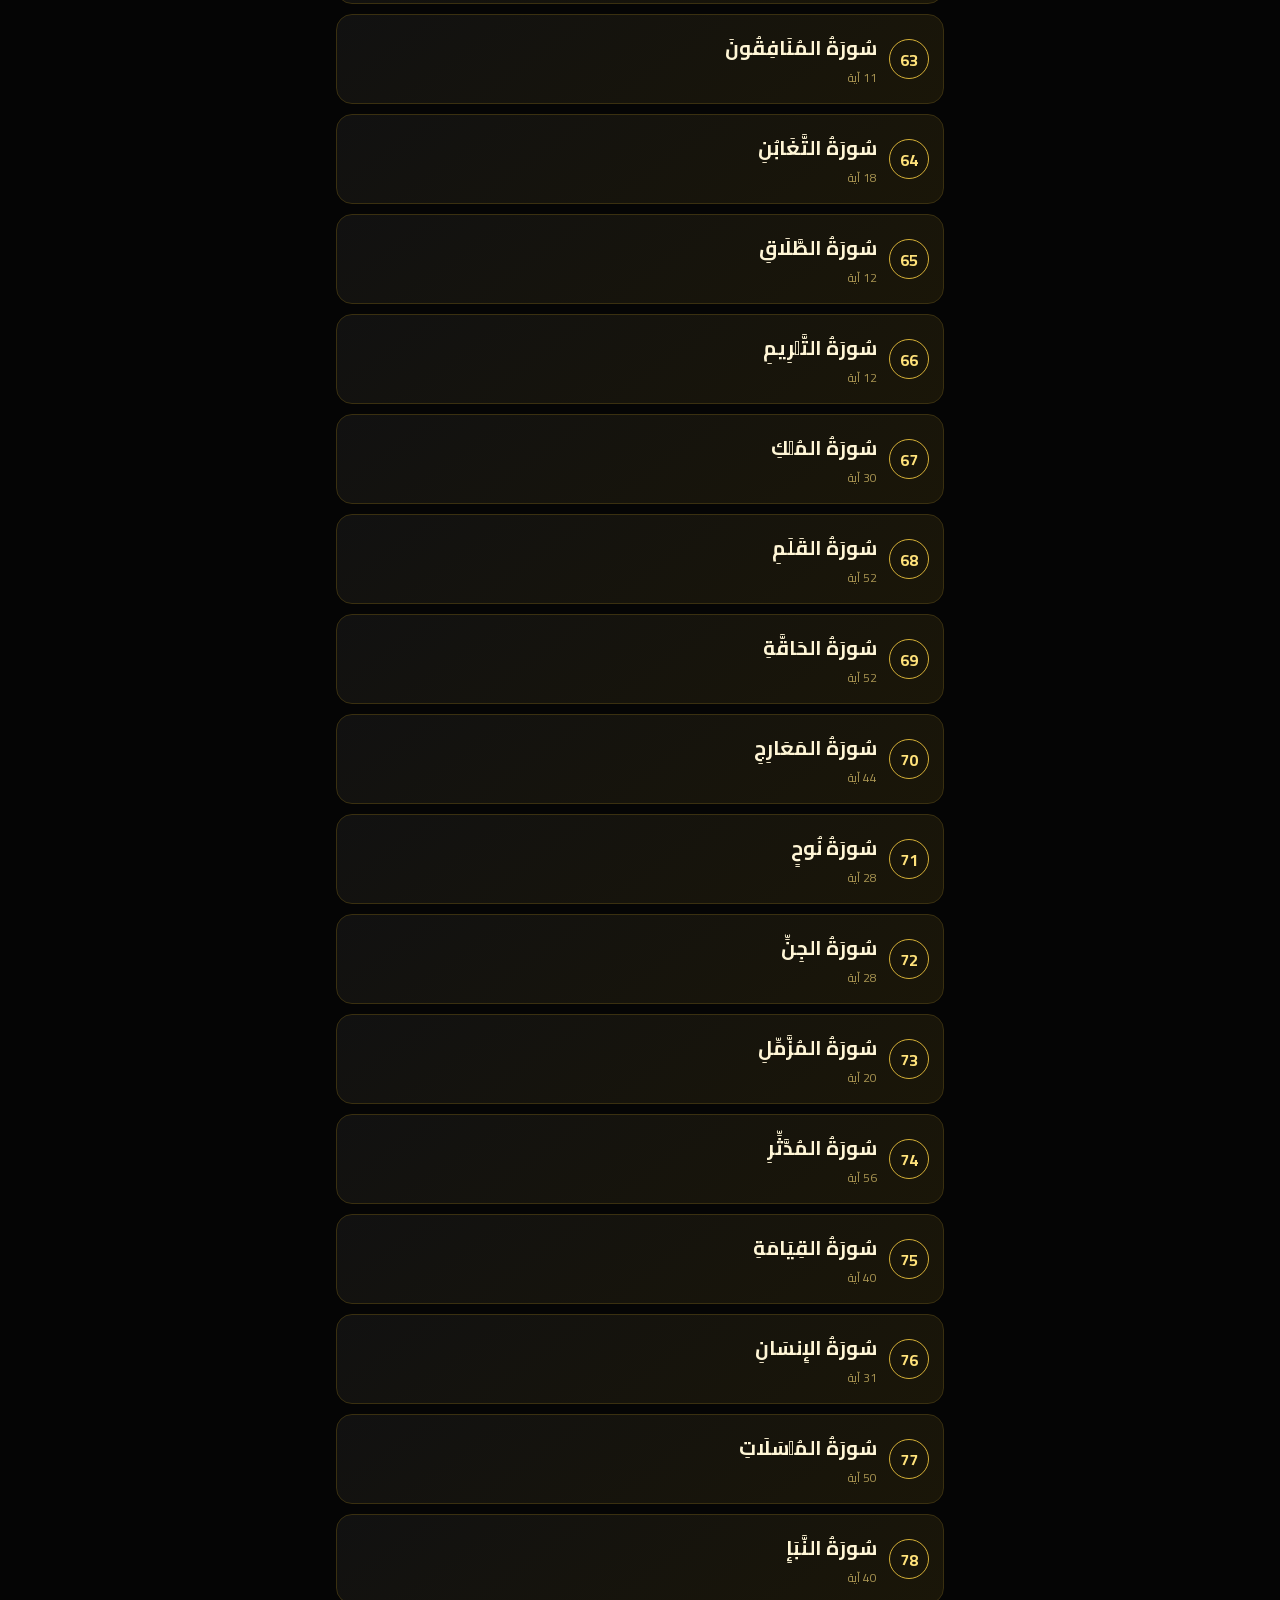
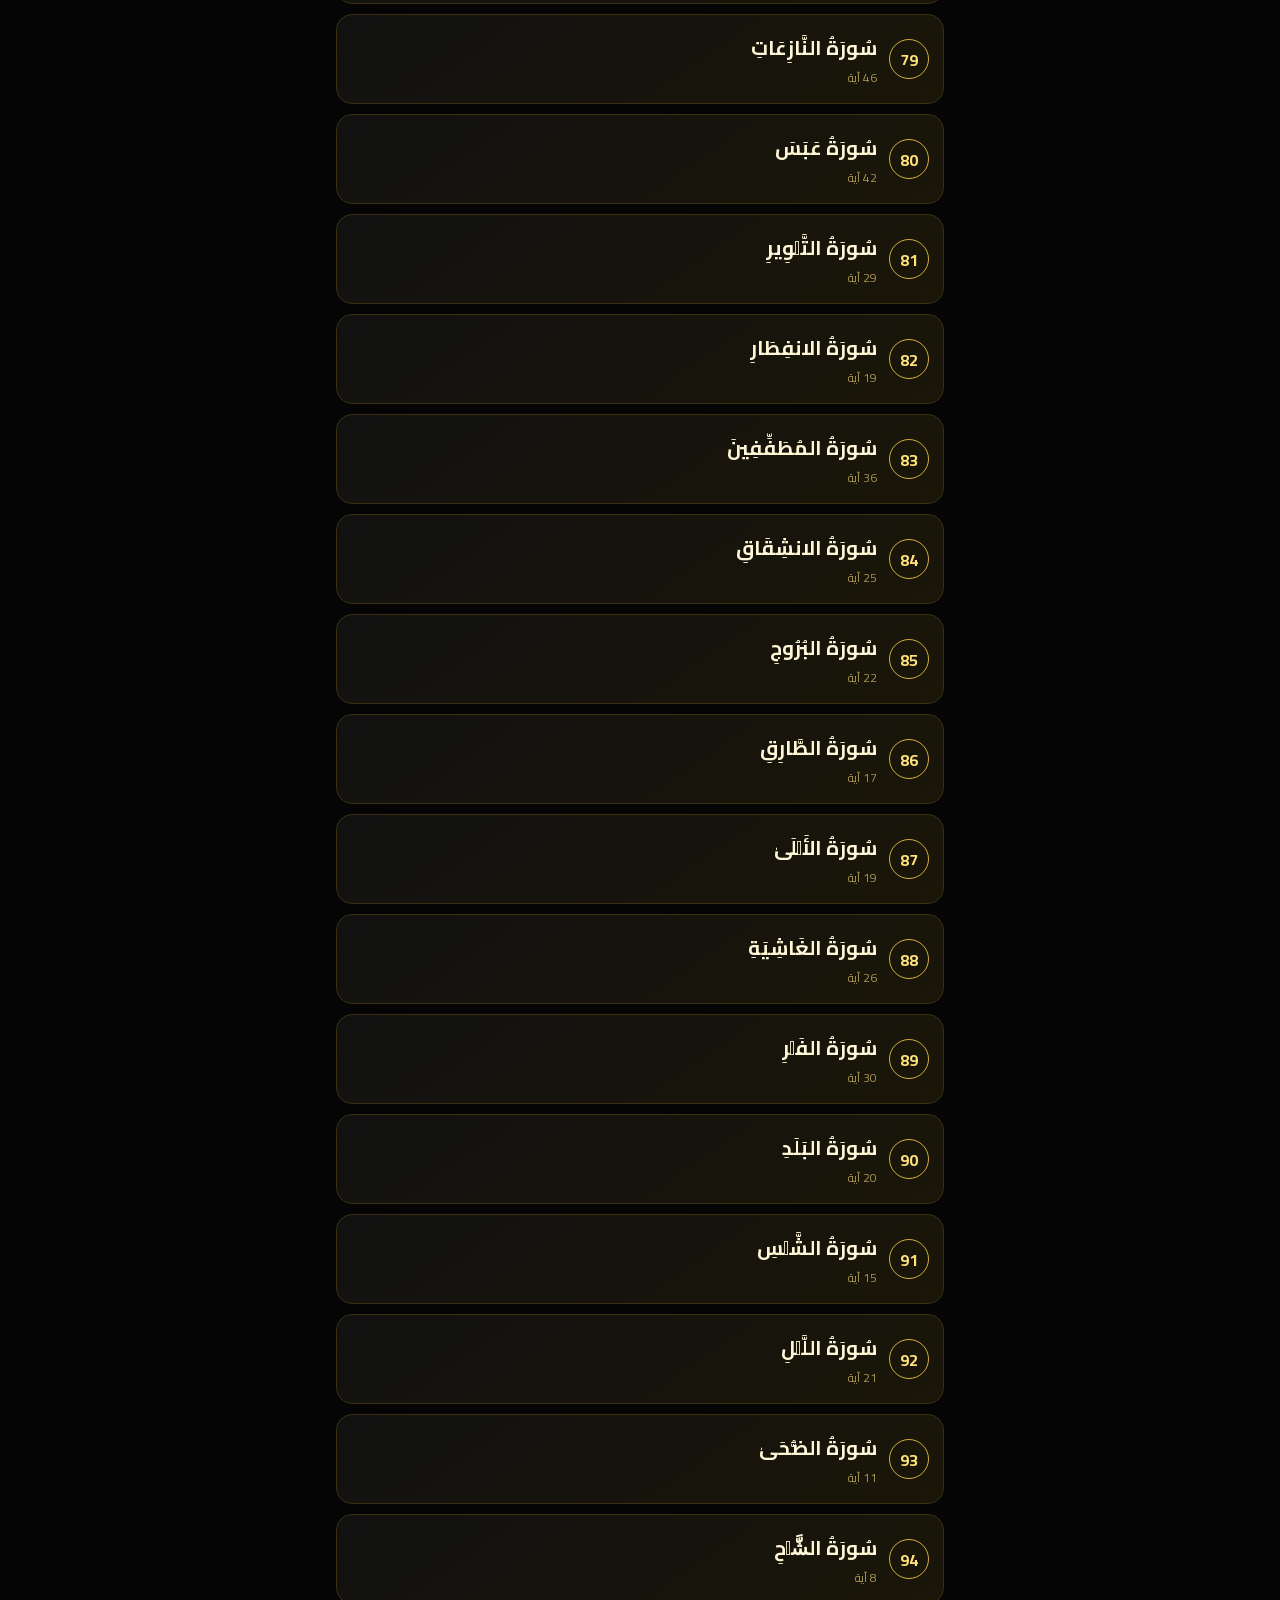
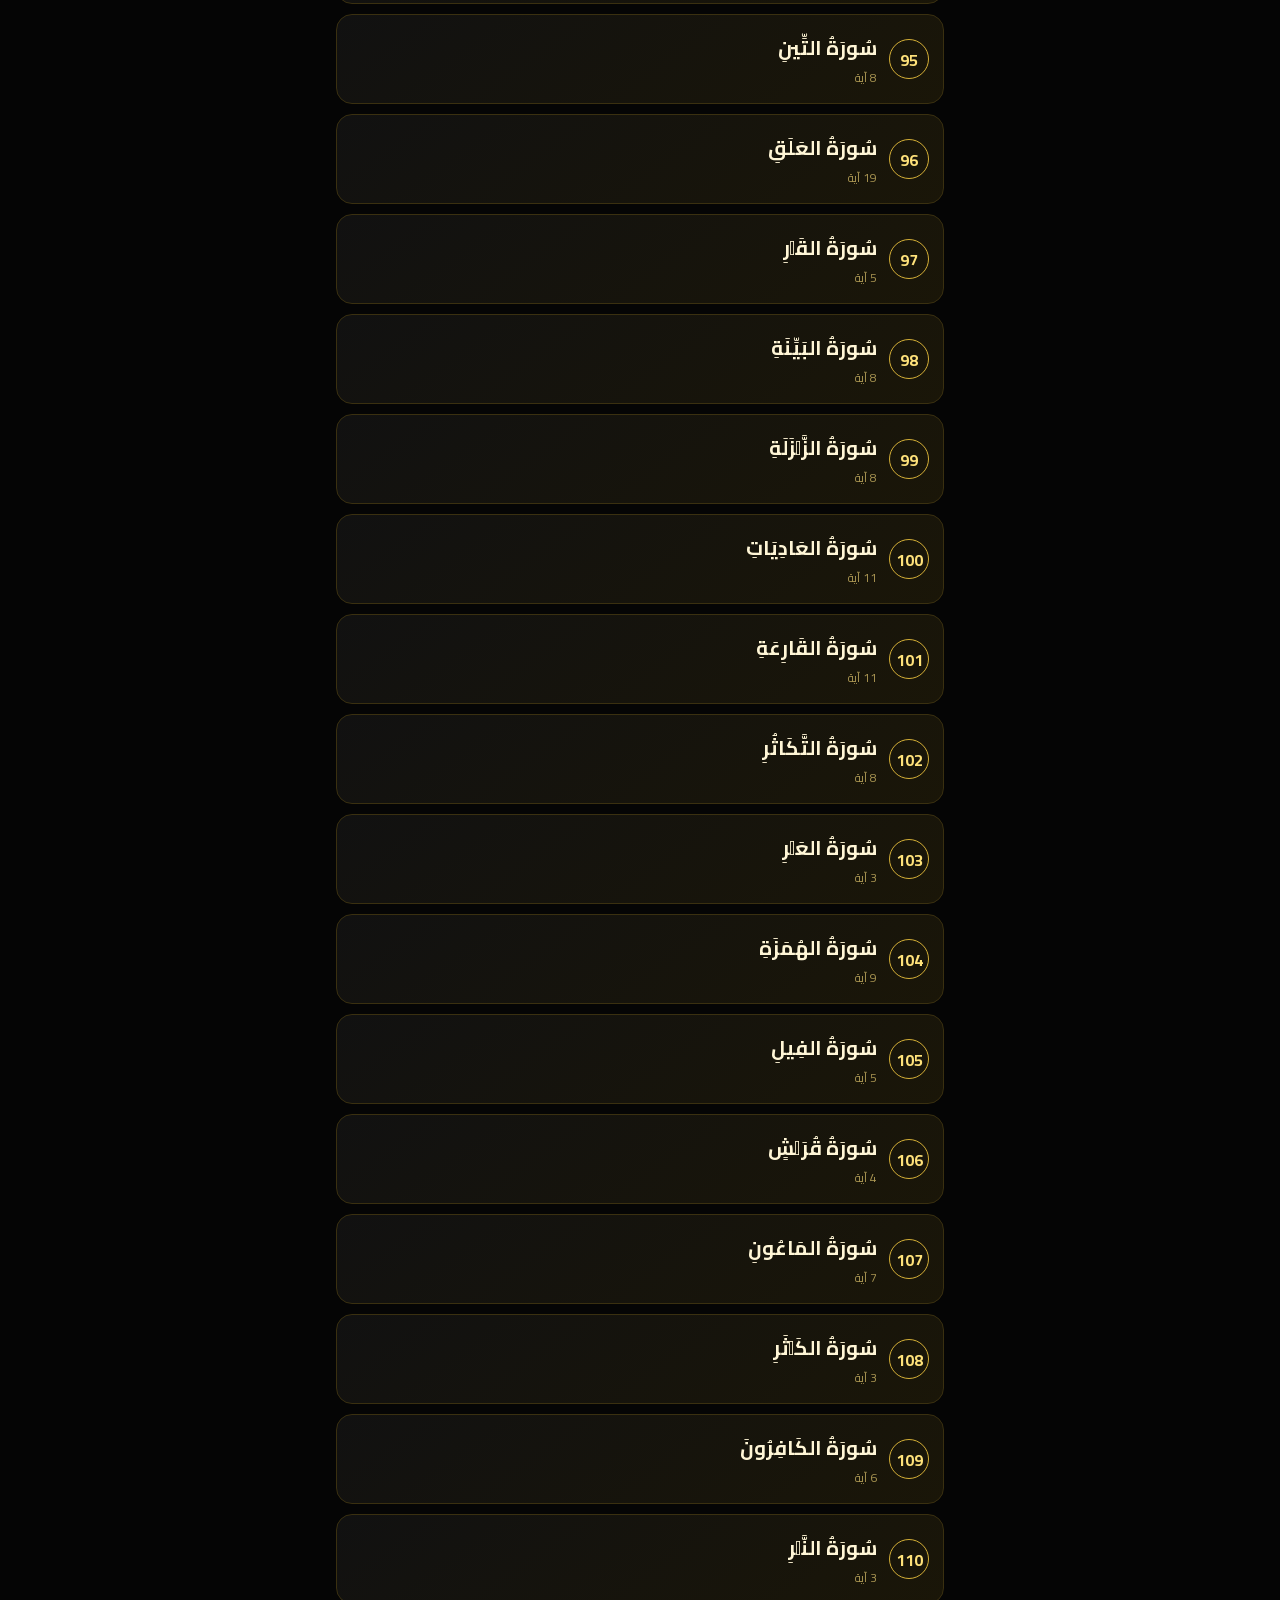
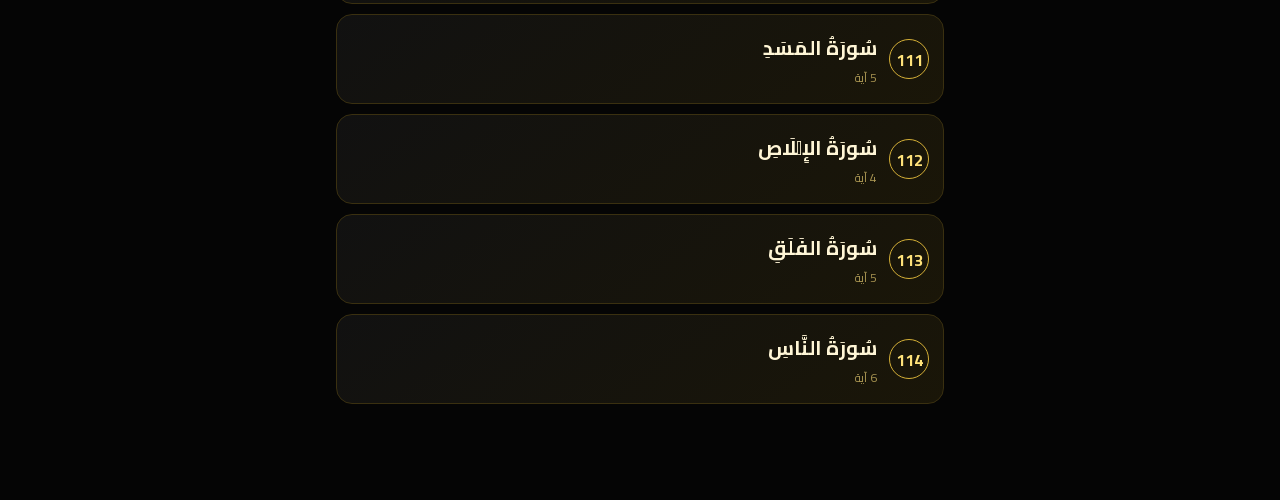
<file: quran.html>
<!DOCTYPE html>
<html lang="ar" dir="rtl">
<head>
<meta charset="UTF-8">
<meta name="viewport" content="width=device-width, initial-scale=1, viewport-fit=cover">
<title>القرآن الكريم - خليل المسلم</title>
<style>
  * { box-sizing:border-box; }
  body { margin:0; font-family:'Cairo',sans-serif; background:#050505; color:#f3e9c6; padding-bottom:90px; }
  header { text-align:center; padding:25px 10px 10px; }
  header h1 {
    margin:0; font-size:30px; font-weight:900;
    background:linear-gradient(90deg,var(--g4),var(--g2),var(--g),var(--g2),var(--g4));
    background-size:300% auto; -webkit-background-clip:text; background-clip:text; color:transparent;
    animation:shine 4s linear infinite;
  }
  @keyframes shine { to { background-position:300% center; } }

  input {
    width:calc(100% - 32px); margin:10px 16px; padding:12px 16px; font-size:16px;
    background:#111; color:#fff6d6; border:1px solid var(--g); border-radius:14px;
    font-family:'Cairo',sans-serif;
  }
  .item {
    display:flex; align-items:center; gap:12px;
    background:linear-gradient(145deg,#111,var(--c2));
    margin:10px 16px; padding:14px; border-radius:16px;
    border:1px solid var(--b); cursor:pointer; transition:.3s;
  }
  .item:active { border-color:var(--g2); box-shadow:0 0 14px rgba(var(--gr),.5); }
  .num {
    min-width:40px; height:40px; line-height:40px; text-align:center;
    border:1px solid var(--g); border-radius:50%; color:var(--g2); font-weight:700;
  }
  .name { font-size:20px; font-weight:700; color:#fff6d6; }
  .info { font-size:12px; color:var(--g3); }

  .continue {
    display:block; margin:10px 16px; padding:14px; text-align:center;
    background:linear-gradient(90deg,var(--g4),var(--g)); color:#000;
    font-weight:900; border-radius:16px; cursor:pointer;
    animation:glow 3s ease-in-out infinite;
  }
  @keyframes glow { 0%,100% { box-shadow:0 0 8px rgba(var(--gr),.3); } 50% { box-shadow:0 0 22px rgba(var(--gr),.7); } }

  #reader { display:none; padding:0 16px; }
  .back { margin:10px 0; padding:10px 18px; background:#111; color:var(--g2); border:1px solid var(--g); border-radius:12px; font-size:15px; font-family:'Cairo',sans-serif; }
  #title { text-align:center; color:var(--g2); font-size:28px; font-weight:900; margin:10px 0; }
  #text { font-family:'Amiri',serif; font-size:26px; line-height:2.6; text-align:justify; color:#fff6d6; background:#0d0d0d; padding:18px; border-radius:18px; border:1px solid var(--b); }
  .end { color:var(--g); font-size:20px; }


  .basmala { text-align:center; font-family:'Amiri',serif; font-size:30px; color:var(--g2);
    background:rgba(255,255,255,.04); border:1px solid var(--g); border-radius:16px;
    padding:14px; margin-bottom:18px; box-shadow:0 0 14px rgba(var(--gr),.35); }

  .next { margin:20px 0 10px; padding:16px; text-align:center; font-weight:900; font-size:18px;
    background:linear-gradient(90deg,var(--g4),var(--g)); color:#000; border-radius:16px;
    cursor:pointer; box-shadow:0 0 14px rgba(var(--gr),.4); }


  .sech { margin:14px 16px 4px; color:var(--g); font-size:15px; font-weight:700; }
  .ares { background:#0d0d0d; border:1px solid var(--b); border-radius:16px; padding:12px 14px; margin:10px 16px; cursor:pointer; }
  .ares:active { border-color:var(--g2); }
  .ares .rf { color:var(--g2); font-size:13px; font-weight:700; margin-bottom:4px; }
  .ares .rt { font-family:'Amiri',serif; font-size:21px; line-height:2; color:#fff6d6; }
  #rmore { display:none; width:calc(100% - 32px); margin:12px 16px; padding:14px; border:none; border-radius:14px;
    font-size:16px; font-weight:900; background:linear-gradient(90deg,var(--g4),var(--g)); color:#000; font-family:'Cairo',sans-serif; }

  .rbar { display:flex; justify-content:space-between; align-items:center; gap:8px; }
  .fbar { display:flex; gap:8px; align-items:center; margin:16px 0; }
  .fbar button { flex:1; padding:13px 4px; border-radius:14px; border:1px solid var(--g); background:#111;
    color:var(--g2); font-size:16px; font-weight:700; font-family:'Cairo',sans-serif; }
  .fbar .pg { min-width:96px; text-align:center; color:var(--g3); font-size:14px; }

  .ares mark { background:var(--g2); color:#000; font-weight:700; border-radius:5px; padding:0 3px; }
</style>
<link rel="manifest" href="manifest.json">
<link rel="stylesheet" href="style.css">
<script src="theme.js"></script>
<meta name="theme-color" content="#050505">
<link rel="apple-touch-icon" href="icon-180.png">
</head>
<body>
  <header><h1>📖 القرآن الكريم</h1></header>

  <div id="listPage">
    <div id="continueBox"></div>
    <input id="search" placeholder="🔍 ابحث باسم السورة أو بكلمة أو آية...">
    <div id="list">جاري التحميل...</div>
    <div id="results"></div>
  </div>

  <div id="reader">
    <div class="rbar"><button class="back" id="modeBtn" onclick="toggleMode()"></button></div>
    <div id="title"></div>
    <div id="text"></div>
    <div id="flipBar"></div>
    <div id="nextBox"></div>
  </div>

  <script>
  let surahs = [];

  // يشيل الحركات ويوحّد الحروف (للبحث فقط)
  function norm(t) {
    return t.replace(/[\u0610-\u061A\u064B-\u065F\u0670\u06D6-\u06ED\u0640]/g, "")
            .replace(/[ٱأإآ]/g, "ا")
            .replace(/ى/g, "ي")
            .replace(/ة/g, "ه");
  }

  fetch("quran.json")
    .then(r => r.json())
    .then(d => { surahs = d.data.surahs; showList(surahs); showContinue(); })
    .catch(() => { document.getElementById("list").textContent = "ملف القرآن غير موجود"; });

  function showList(arr) {
    const box = document.getElementById("list");
    box.innerHTML = "";
    arr.forEach(s => {
      const div = document.createElement("div");
      div.className = "item";
      div.innerHTML = '<div class="num">' + s.number + '</div><div><div class="name">' + s.name + '</div><div class="info">' + s.ayahs.length + ' آية</div></div>';
      div.onclick = () => openSurah(s.number, s.name, 1);
      box.appendChild(div);
    });
  }

  var MK = /[\u0610-\u061A\u064B-\u065F\u06D6-\u06ED\u0640]/g;
  function tail(s) {
    return s.replace(/[أإآٱ]/g, "ا").replace(/ء/g, "").replace(/ى/g, "ي").replace(/ة/g, "ه")
            .replace(/ؤ/g, "و").replace(/ئ/g, "ي").replace(/ا{2,}/g, "ا");
  }
  function w1(w) { return tail(w.replace(MK, "").replace(/\u0670/g, "")); }
  function w2(w) { return tail(w.replace(/\u0648\u0670/g, "\u0627").replace(MK, "").replace(/\u0670/g, "\u0627")); }
  function qw(w) { return tail(w.replace(MK, "")); }
  function esc(t) { return t.replace(/&/g, "&amp;").replace(/</g, "&lt;").replace(/>/g, "&gt;"); }

  let idx = null, stm = null, res = [], rShown = 0;

  function buildIndex() {
    if (idx) return idx;
    idx = [];
    surahs.forEach(s => s.ayahs.forEach((a, i) => {
      let t = a.text;
      if (i === 0 && s.number !== 1 && s.number !== 9) t = t.split(" ").slice(4).join(" ");
      const words = t.split(" ").filter(Boolean);
      const a1 = words.map(w1), a2 = words.map(w2);
      idx.push({ s: s, n: a.numberInSurah, words: words, a1: a1, a2: a2, j1: a1.join(""), j2: a2.join("") });
    }));
    return idx;
  }

  function surahRow(s) {
    const div = document.createElement("div");
    div.className = "item";
    div.innerHTML = '<div class="num">' + s.number + '</div><div><div class="name"></div><div class="info">' + s.ayahs.length + ' آية</div></div>';
    div.querySelector(".name").textContent = s.name;
    div.onclick = () => openSurah(s.number, s.name, 1);
    return div;
  }

  function heading(txt, id) {
    const h = document.createElement("div");
    h.className = "sech";
    if (id) h.id = id;
    h.textContent = txt;
    return h;
  }

  /*H1*/
  function findPhrase(arr, J, qj, pfx) {
    let from = 0, p;
    while ((p = J.indexOf(qj, from)) >= 0) {
      const e = p + qj.length;
      let pos = 0, sOk = false, eOk = false, ls = 0, li = -1;
      const hs = [];
      for (let k = 0; k < arr.length; k++) {
        const a = pos, b = pos + arr[k].length;
        if (a === p) sOk = true;
        if (b === e) eOk = true;
        if (b > p && a < e) { hs.push(k); ls = a; li = k; }
        pos = b;
      }
      if (sOk && (eOk || pfx)) return { hs: hs, part: eOk ? null : { i: li, k: e - ls } };
      from = p + 1;
    }
    return null;
  }

  function matchAyah(x, toks, qj, pfx) {
    const h1 = findPhrase(x.a1, x.j1, qj, pfx);
    if (h1) return { tier: 1, hs: h1.hs, part: h1.part, v: 1 };
    const h2 = findPhrase(x.a2, x.j2, qj, pfx);
    if (h2) return { tier: 1, hs: h2.hs, part: h2.part, v: 2 };
    return null;
  }

  function unitsOf(w, v) {
    const u = [];
    for (let i = 0; i < w.length; i++) {
      const c = w[i];
      if (v === 2 && c === "و" && w[i + 1] === "\u0670") { u.push({ e: i + 2, n: "ا" }); i++; continue; }
      if (c === "\u0670") { if (v === 2) u.push({ e: i + 1, n: "ا" }); else if (u.length) u[u.length - 1].e = i + 1; continue; }
      if (/[\u0610-\u061A\u064B-\u065F\u06D6-\u06ED\u0640]/.test(c)) { if (u.length) u[u.length - 1].e = i + 1; continue; }
      u.push({ e: i + 1, n: tail(c) });
    }
    return u;
  }
  function partEnd(w, k, v) {
    const u = unitsOf(w, v);
    let n = 0;
    for (let i = 0; i < u.length; i++) { n += u[i].n.length; if (n >= k) return u[i].e; }
    return w.length;
  }
  function hlWords(words, set, part, v) {
    return words.map((w, k) => {
      if (!set.has(k)) return esc(w);
      if (part && part.i === k) {
        const e = partEnd(w, part.k, v);
        return "<mark>" + esc(w.slice(0, e)) + "</mark>" + esc(w.slice(e));
      }
      return "<mark>" + esc(w) + "</mark>";
    }).join(" ");
  }
  /*H2*/

  document.getElementById("search").oninput = function () {
    clearTimeout(stm);
    const v = this.value;
    stm = setTimeout(() => runSearch(v), 250);
  };

  function runSearch(v) {
    const list = document.getElementById("list");
    const box = document.getElementById("results");
    const raw = v.trim().replace(/[٠-٩]/g, d => "٠١٢٣٤٥٦٧٨٩".indexOf(d));
    box.innerHTML = "";
    if (!raw) { list.style.display = ""; return; }
    list.style.display = "none";

    // سورة:آية  مثل 2:255
    const m = raw.match(/^(\d+)\s*[:\-\/]\s*(\d+)$/);
    if (m) {
      const s = surahs.find(x => x.number == Number(m[1]));
      const n = Number(m[2]);
      if (s && n >= 1 && n <= s.ayahs.length) {
        const go = document.createElement("div");
        go.className = "continue";
        go.textContent = "➡ اذهب إلى " + s.name + " · آية " + n;
        go.onclick = () => openSurah(s.number, s.name, n);
        box.appendChild(go);
        return;
      }
    }

    const toks = raw.split(/\s+/).map(qw).filter(t => t.length > 0);
    const qj = toks.join("");

    // السور المطابقة
    const surahHit = (s, pfx) => {
      if (String(s.number) === raw) return true;
      if (!toks.length) return false;
      if (!s._n1) { const ws = s.name.split(" ").filter(Boolean); s._n1 = ws.map(w1); s._n2 = ws.map(w2); }
      const bare = w => w.replace(/^ال/, "");
      const eq = (w, tk) => pfx ? (w.startsWith(tk) || bare(w).startsWith(tk)) : (w === tk || bare(w) === tk);
      return toks.every(tk => s._n1.some(w => eq(w, tk)) || s._n2.some(w => eq(w, tk)));
    };
    let sm = surahs.filter(s => surahHit(s, false));
    if (!sm.length && toks.length) sm = surahs.filter(s => surahHit(s, true));
    if (sm.length) {
      box.appendChild(heading("📖 السور (" + sm.length + ")"));
      sm.forEach(s => box.appendChild(surahRow(s)));
    }
    if (qj.length < 2 && !/^\d+$/.test(raw)) return;

    // الآيات المطابقة
    const all = buildIndex();
    const out = [[], [], []];
    const isNum = /^\d+$/.test(raw), nn = Number(raw);
    all.forEach(x => {
      if (isNum) { if (x.n === nn) out[0].push({ x: x, hs: [] }); return; }
      const r = matchAyah(x, toks, qj, false);
      if (r) out[r.tier - 1].push({ x: x, hs: r.hs, part: r.part, v: r.v });
    });
    if (!isNum && !out[0].length && !out[1].length && !out[2].length) {
      all.forEach(x => { const r = matchAyah(x, toks, qj, true); if (r) out[0].push({ x: x, hs: r.hs, part: r.part, v: r.v }); });
    }
    res = out[0].concat(out[1], out[2]);
    rShown = 0;

    if (!res.length && !sm.length) { box.appendChild(heading("ما لقيت نتائج لـ «" + raw + "»")); return; }
    if (!res.length) return;
    box.appendChild(heading("", "rcount"));
    const holder = document.createElement("div");
    holder.id = "rlist";
    box.appendChild(holder);
    const more = document.createElement("button");
    more.id = "rmore";
    more.textContent = "عرض المزيد ⬇";
    more.onclick = moreRes;
    box.appendChild(more);
    moreRes();
  }

  function moreRes() {
    const holder = document.getElementById("rlist");
    const end = Math.min(rShown + 20, res.length);
    for (let i = rShown; i < end; i++) {
      const r = res[i], x = r.x;
      const set = new Set(r.hs);
      const d = document.createElement("div");
      d.className = "ares";
      d.innerHTML = '<div class="rf"></div><div class="rt"></div>';
      d.querySelector(".rf").textContent = x.s.name + " · آية " + x.n;
      d.querySelector(".rt").innerHTML = hlWords(x.words, set, r.part, r.v);
      d.onclick = () => openSurah(x.s.number, x.s.name, x.n);
      holder.appendChild(d);
    }
    rShown = end;
    document.getElementById("rcount").textContent = "📝 الآيات (" + res.length + ") · معروض " + rShown;
    document.getElementById("rmore").style.display = rShown < res.length ? "block" : "none";
  }

  function readMode() { return localStorage.getItem("readMode") === "flip" ? "flip" : "scroll"; }
  let fl = null;
  function paintMode() {
    const b = document.getElementById("modeBtn");
    if (b) b.textContent = readMode() === "flip" ? "📜 وضع التمرير" : "📖 وضع التقليب";
  }
  function toggleMode() {
    localStorage.setItem("readMode", readMode() === "flip" ? "scroll" : "flip");
    const n = localStorage.getItem("lastSurah"), nm = localStorage.getItem("lastSurahName");
    const a = Number(localStorage.getItem("lastAyah") || 1);
    if (n) openSurah(n, nm, a);
  }
  function setupFlip(surah, parts, box, ayah) {
    const MAX = 560;
    const pages = [];
    let cur = [], len = 0;
    surah.ayahs.forEach((a, i) => {
      const l = a.text.length;
      if (len + l > MAX && cur.length) { pages.push(cur); cur = []; len = 0; }
      cur.push(i);
      len += l;
    });
    if (cur.length) pages.push(cur);
    fl = { pages: pages, cur: 0, parts: parts, box: box, surah: surah };
    if (ayah && ayah > 1) {
      const k = pages.findIndex(p => p.some(i => surah.ayahs[i].numberInSurah == ayah));
      if (k >= 0) fl.cur = k;
    }
    renderFlip();
  }
  function renderFlip() {
    const p = fl.pages[fl.cur];
    document.getElementById("text").innerHTML = (fl.cur === 0 ? fl.box : "") + p.map(i => fl.parts[i]).join(" ");
    localStorage.setItem("lastAyah", fl.surah.ayahs[p[0]].numberInSurah);
    const bar = document.getElementById("flipBar");
    bar.innerHTML = '<div class="fbar"><button id="fPrev">▶ السابقة</button><div class="pg">صفحة ' + (fl.cur + 1) + ' من ' + fl.pages.length + '</div><button id="fNext">التالية ◀</button></div>';
    document.getElementById("fPrev").onclick = () => turn(-1);
    document.getElementById("fNext").onclick = () => turn(1);
    document.getElementById("fPrev").style.opacity = fl.cur === 0 ? ".35" : "1";
    document.getElementById("fNext").style.opacity = fl.cur === fl.pages.length - 1 ? ".35" : "1";
    document.getElementById("nextBox").style.display = (fl.cur === fl.pages.length - 1) ? "" : "none";
    window.scrollTo(0, 0);
  }
  function turn(d) {
    if (!fl) return;
    const k = fl.cur + d;
    if (k < 0 || k >= fl.pages.length) return;
    fl.cur = k;
    renderFlip();
  }
  let tx = null, ty = null;
  document.addEventListener("touchstart", e => { tx = e.touches[0].clientX; ty = e.touches[0].clientY; }, { passive: true });
  document.addEventListener("touchend", e => {
    if (tx === null) return;
    const dx = e.changedTouches[0].clientX - tx, dy = e.changedTouches[0].clientY - ty;
    tx = null;
    if (!fl) return;
    if (Math.abs(dx) > 70 && Math.abs(dx) > Math.abs(dy) * 1.5) turn(dx > 0 ? 1 : -1);
  }, { passive: true });

  function openSurah(n, name, ayah) {
    document.getElementById("listPage").style.display = "none";
    document.getElementById("reader").style.display = "block";
    document.getElementById("title").textContent = name;
    localStorage.setItem("lastSurah", n);
    (function () {
      const dt = new Date();
      const k = dt.getFullYear() + "-" + (dt.getMonth() + 1) + "-" + dt.getDate();
      localStorage.setItem("quranDay:" + k, "1");
      const a = JSON.parse(localStorage.getItem("stat:surahs") || "[]");
      if (!a.includes(Number(n))) { a.push(Number(n)); localStorage.setItem("stat:surahs", JSON.stringify(a)); }
    })();
    localStorage.setItem("lastSurahName", name);
    localStorage.setItem("lastAyah", ayah || 1);

    const surah = surahs.find(s => s.number == n);
    const hasBasmala = (n != 1 && n != 9);
    const basmala = surah.ayahs[0].text.split(" ").slice(0, 4).join(" ");
    const parts = surah.ayahs.map((a, i) => {
      let t = a.text;
      if (i === 0 && hasBasmala) t = t.split(" ").slice(4).join(" ");
      return '<span class="ay" data-n="' + a.numberInSurah + '">' + t + ' <span class="end">﴿' + a.numberInSurah + '﴾</span></span>';
    });
    const box = hasBasmala ? '<div class="basmala">' + basmala + '</div>' : "";
    const text = document.getElementById("text");
    text.innerHTML = box + parts.join(" ");
    paintMode();
    fl = null;
    document.getElementById("flipBar").innerHTML = "";
    document.getElementById("nextBox").style.display = "";
    if (readMode() === "flip") setupFlip(surah, parts, box, ayah);

    const nb = document.getElementById("nextBox");
    nb.innerHTML = "";
    const num = Number(n);
    if (num < 114) {
      const nx = surahs.find(x => x.number == num + 1);
      const btn = document.createElement("div");
      btn.className = "next";
      btn.textContent = "السورة التالية: " + nx.name + " ⬅";
      btn.onclick = () => openSurah(nx.number, nx.name, 1);
      nb.appendChild(btn);
    } else {
      nb.innerHTML = '<div class="next">🤍 هذه آخر سورة</div>';
    }

    window.scrollTo(0, 0);
    if (ayah && ayah > 1) {
      const el = text.querySelector('.ay[data-n="' + ayah + '"]');
      if (el) el.scrollIntoView({ block: "start" });
    }
  }

  // حفظ آخر آية وصلت لها تلقائياً
  let ticking = false;
  window.addEventListener("scroll", () => {
    if (document.getElementById("reader").style.display !== "block" || ticking) return;
    ticking = true;
    requestAnimationFrame(() => {
      ticking = false;
      const list = document.querySelectorAll("#text .ay");
      for (const el of list) {
        if (el.getBoundingClientRect().bottom > 90) {
          localStorage.setItem("lastAyah", el.dataset.n);
          break;
        }
      }
    });
  });

  function goBack() {
    fl = null;
    document.getElementById("reader").style.display = "none";
    document.getElementById("listPage").style.display = "block";
    showContinue();
  }

  function showContinue() {
    const n = localStorage.getItem("lastSurah");
    const name = localStorage.getItem("lastSurahName");
    const a = Number(localStorage.getItem("lastAyah") || 1);
    const box = document.getElementById("continueBox");
    box.innerHTML = "";
    if (n) {
      const b = document.createElement("div");
      b.className = "continue";
      b.textContent = "📌 أكمل من حيث توقفت: " + name + " - آية " + a;
      b.onclick = () => openSurah(n, name, a);
      box.appendChild(b);
    }
  }
</script>
<script>if("serviceWorker" in navigator){navigator.serviceWorker.register("sw.js")}</script>
<script src="nav.js"></script>
</body>
</html>
</file>
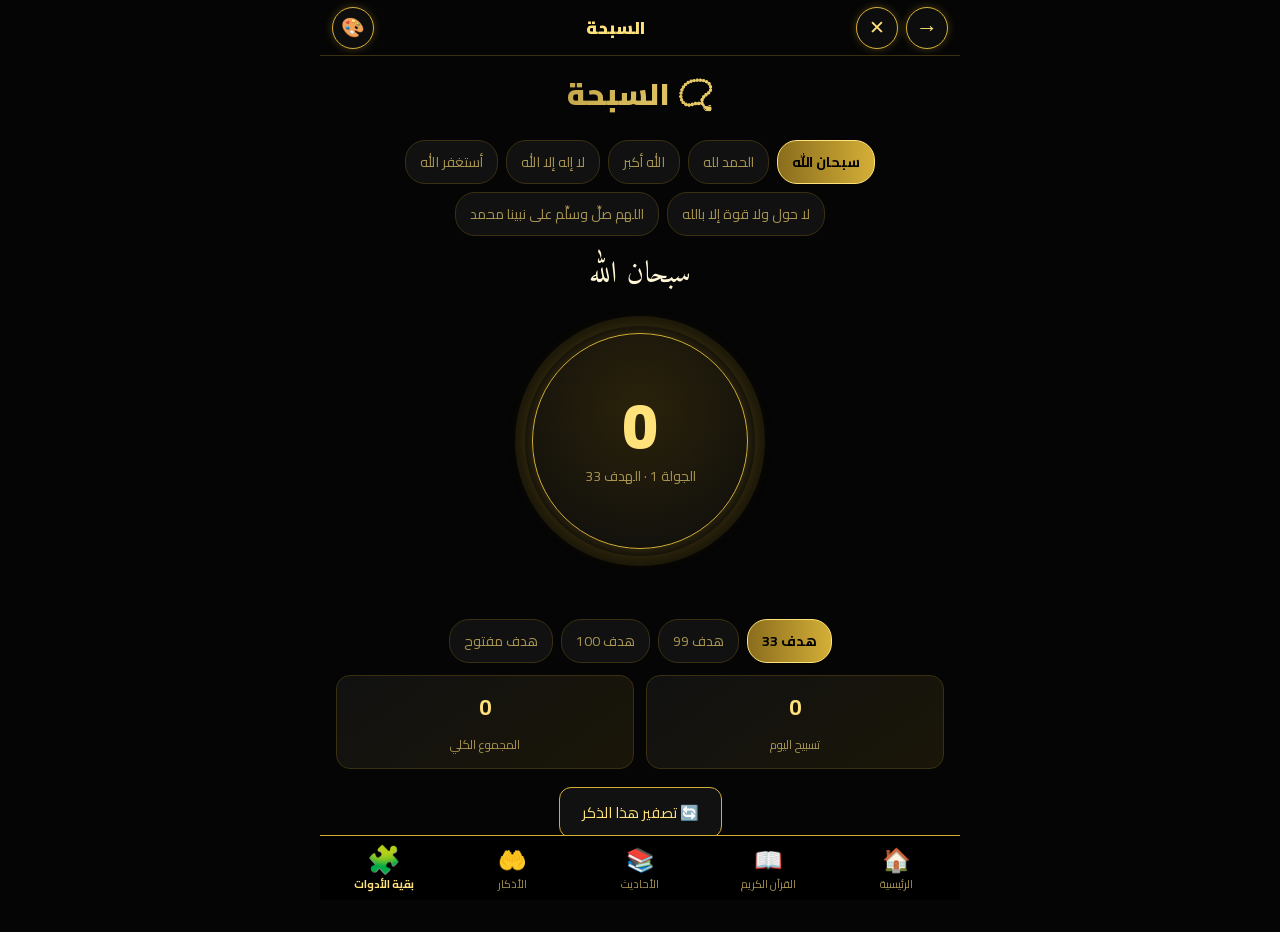
<file: tasbih.html>
<!DOCTYPE html>
<html lang="ar" dir="rtl">
<head>
<meta charset="UTF-8">
<meta name="viewport" content="width=device-width, initial-scale=1, user-scalable=no, viewport-fit=cover">
<title>السبحة - خليل المسلم</title>
<link rel="manifest" href="manifest.json">
<style>
  * { box-sizing:border-box; -webkit-tap-highlight-color:transparent; }
  body { margin:0; font-family:'Cairo',sans-serif; background:#050505; color:#f3e9c6; padding-bottom:90px; text-align:center; }
  header { padding:25px 10px 5px; }
  header h1 { margin:0; font-size:30px; font-weight:900;
    background:linear-gradient(90deg,var(--g4),var(--g2),var(--g),var(--g2),var(--g4));
    background-size:300% auto; -webkit-background-clip:text; background-clip:text; color:transparent;
    animation:shine 4s linear infinite; }
  @keyframes shine { to { background-position:300% center; } }

  .chips { display:flex; flex-wrap:wrap; justify-content:center; gap:8px; margin:12px 14px; }
  .chip { padding:8px 14px; border:1px solid var(--b); border-radius:20px; background:#111; color:var(--g3);
    font-size:14px; font-family:'Cairo',sans-serif; }
  .chip.on { border-color:var(--g2); color:#000; background:linear-gradient(90deg,var(--g4),var(--g)); font-weight:700; }

  #zikr { font-family:'Amiri',serif; font-size:30px; color:#fff6d6; margin:10px 0 0; min-height:48px; }

  .ring { position:relative; width:260px; height:260px; margin:10px auto; }
  .ring svg { position:absolute; inset:0; transform:rotate(-90deg); }
  .ring .bg { stroke:var(--c2); }
  .ring .fg { stroke:var(--g); transition:stroke-dashoffset .25s; filter:drop-shadow(0 0 6px rgba(var(--gr),.8)); }
  #btn { position:absolute; inset:22px; border-radius:50%; border:1px solid var(--g);
    background:radial-gradient(circle at 50% 35%,var(--c3),#0d0d0d);
    display:flex; align-items:center; justify-content:center; flex-direction:column;
    box-shadow:0 0 22px rgba(var(--gr),.35); user-select:none; touch-action:manipulation;
    animation:glow 3s ease-in-out infinite; }
  @keyframes glow { 0%,100% { box-shadow:0 0 12px rgba(var(--gr),.25); } 50% { box-shadow:0 0 28px rgba(var(--gr),.6); } }
  #btn:active { transform:scale(.96); }
  #count { font-size:64px; font-weight:900; color:var(--g2); line-height:1; }
  #goalText { font-size:14px; color:var(--g3); margin-top:6px; }

  #msg { min-height:26px; color:var(--g2); font-weight:700; margin:6px 0; }
  .stats { display:flex; gap:12px; margin:10px 16px; }
  .stat { flex:1; background:linear-gradient(145deg,#111,var(--c2)); border:1px solid var(--b); border-radius:14px; padding:10px; }
  .stat b { display:block; font-size:22px; color:var(--g2); }
  .stat span { font-size:12px; color:var(--g3); }
  .reset { margin:8px 0; padding:10px 22px; background:#111; color:var(--g2); border:1px solid var(--g);
    border-radius:12px; font-size:15px; font-family:'Cairo',sans-serif; }


</style>
<link rel="stylesheet" href="style.css">
<script src="theme.js"></script>
<meta name="theme-color" content="#050505">
<link rel="apple-touch-icon" href="icon-180.png">
</head>
<body>
  <header><h1>📿 السبحة</h1></header>

  <div class="chips" id="zikrChips"></div>
  <div id="zikr"></div>

  <div class="ring">
    <svg width="260" height="260" viewBox="0 0 260 260">
      <circle class="bg" cx="130" cy="130" r="120" fill="none" stroke-width="10"/>
      <circle class="fg" id="fg" cx="130" cy="130" r="120" fill="none" stroke-width="10" stroke-linecap="round"/>
    </svg>
    <div id="btn" onclick="tap()">
      <div id="count">0</div>
      <div id="goalText"></div>
    </div>
  </div>

  <div id="msg"></div>

  <div class="chips" id="goalChips"></div>

  <div class="stats">
    <div class="stat"><b id="today">0</b><span>تسبيح اليوم</span></div>
    <div class="stat"><b id="total">0</b><span>المجموع الكلي</span></div>
  </div>

  <button class="reset" onclick="resetCount()">🔄 تصفير هذا الذكر</button>

  <script>
  const ZIKR = [
    "سبحان الله",
    "الحمد لله",
    "الله أكبر",
    "لا إله إلا الله",
    "أستغفر الله",
    "لا حول ولا قوة إلا بالله",
    "اللهم صلِّ وسلِّم على نبينا محمد"
  ];
  const GOALS = [33, 99, 100, 0];
  const C = 2 * Math.PI * 120;

  let cur = Number(localStorage.getItem("tasbih:cur") || 0);
  let goal = Number(localStorage.getItem("tasbih:goal") || 33);
  const fg = document.getElementById("fg");
  fg.style.strokeDasharray = C;

  function dayKey() {
    const d = new Date();
    return d.getFullYear() + "-" + (d.getMonth() + 1) + "-" + d.getDate();
  }
  function getCount() { return Number(localStorage.getItem("tasbih:count:" + cur) || 0); }
  function getToday() { return Number(localStorage.getItem("tasbihDay:" + dayKey()) || 0); }
  function getTotal() { return Number(localStorage.getItem("stat:tasbihTotal") || 0); }

  function drawChips() {
    const z = document.getElementById("zikrChips");
    z.innerHTML = "";
    ZIKR.forEach((t, i) => {
      const b = document.createElement("button");
      b.className = "chip" + (i === cur ? " on" : "");
      b.textContent = t;
      b.onclick = () => { cur = i; localStorage.setItem("tasbih:cur", i); document.getElementById("msg").textContent = ""; drawChips(); render(); };
      z.appendChild(b);
    });
    const g = document.getElementById("goalChips");
    g.innerHTML = "";
    GOALS.forEach(n => {
      const b = document.createElement("button");
      b.className = "chip" + (n === goal ? " on" : "");
      b.textContent = n === 0 ? "هدف مفتوح" : "هدف " + n;
      b.onclick = () => { goal = n; localStorage.setItem("tasbih:goal", n); drawChips(); render(); };
      g.appendChild(b);
    });
  }

  function render() {
    const c = getCount();
    document.getElementById("zikr").textContent = ZIKR[cur];
    document.getElementById("count").textContent = c;
    document.getElementById("today").textContent = getToday();
    document.getElementById("total").textContent = getTotal();
    let part = 1;
    if (goal > 0) {
      const r = c % goal;
      part = (c > 0 && r === 0) ? 1 : r / goal;
      document.getElementById("goalText").textContent = "الجولة " + (Math.floor(c / goal) + (r === 0 && c > 0 ? 0 : 1)) + " · الهدف " + goal;
    } else {
      document.getElementById("goalText").textContent = "هدف مفتوح";
    }
    fg.style.strokeDashoffset = C * (1 - part);
  }

  function tap() {
    const c = getCount() + 1;
    localStorage.setItem("tasbih:count:" + cur, c);
    localStorage.setItem("tasbihDay:" + dayKey(), getToday() + 1);
    localStorage.setItem("stat:tasbihTotal", getTotal() + 1);
    const msg = document.getElementById("msg");
    if (goal > 0 && c % goal === 0) {
      if (navigator.vibrate) navigator.vibrate([80, 60, 80]);
      msg.textContent = "✨ أتممت " + goal + "، تقبّل الله منك";
    } else {
      if (navigator.vibrate) navigator.vibrate(15);
      msg.textContent = "";
    }
    render();
  }

  function resetCount() {
    if (confirm("تصفير عدّاد هذا الذكر؟")) {
      localStorage.setItem("tasbih:count:" + cur, 0);
      document.getElementById("msg").textContent = "";
      render();
    }
  }

  drawChips();
  render();
  if ("serviceWorker" in navigator && location.origin !== "https://localhost") { navigator.serviceWorker.register("sw.js"); }
</script>
<script src="nav.js"></script>
</body>
</html>
</file>
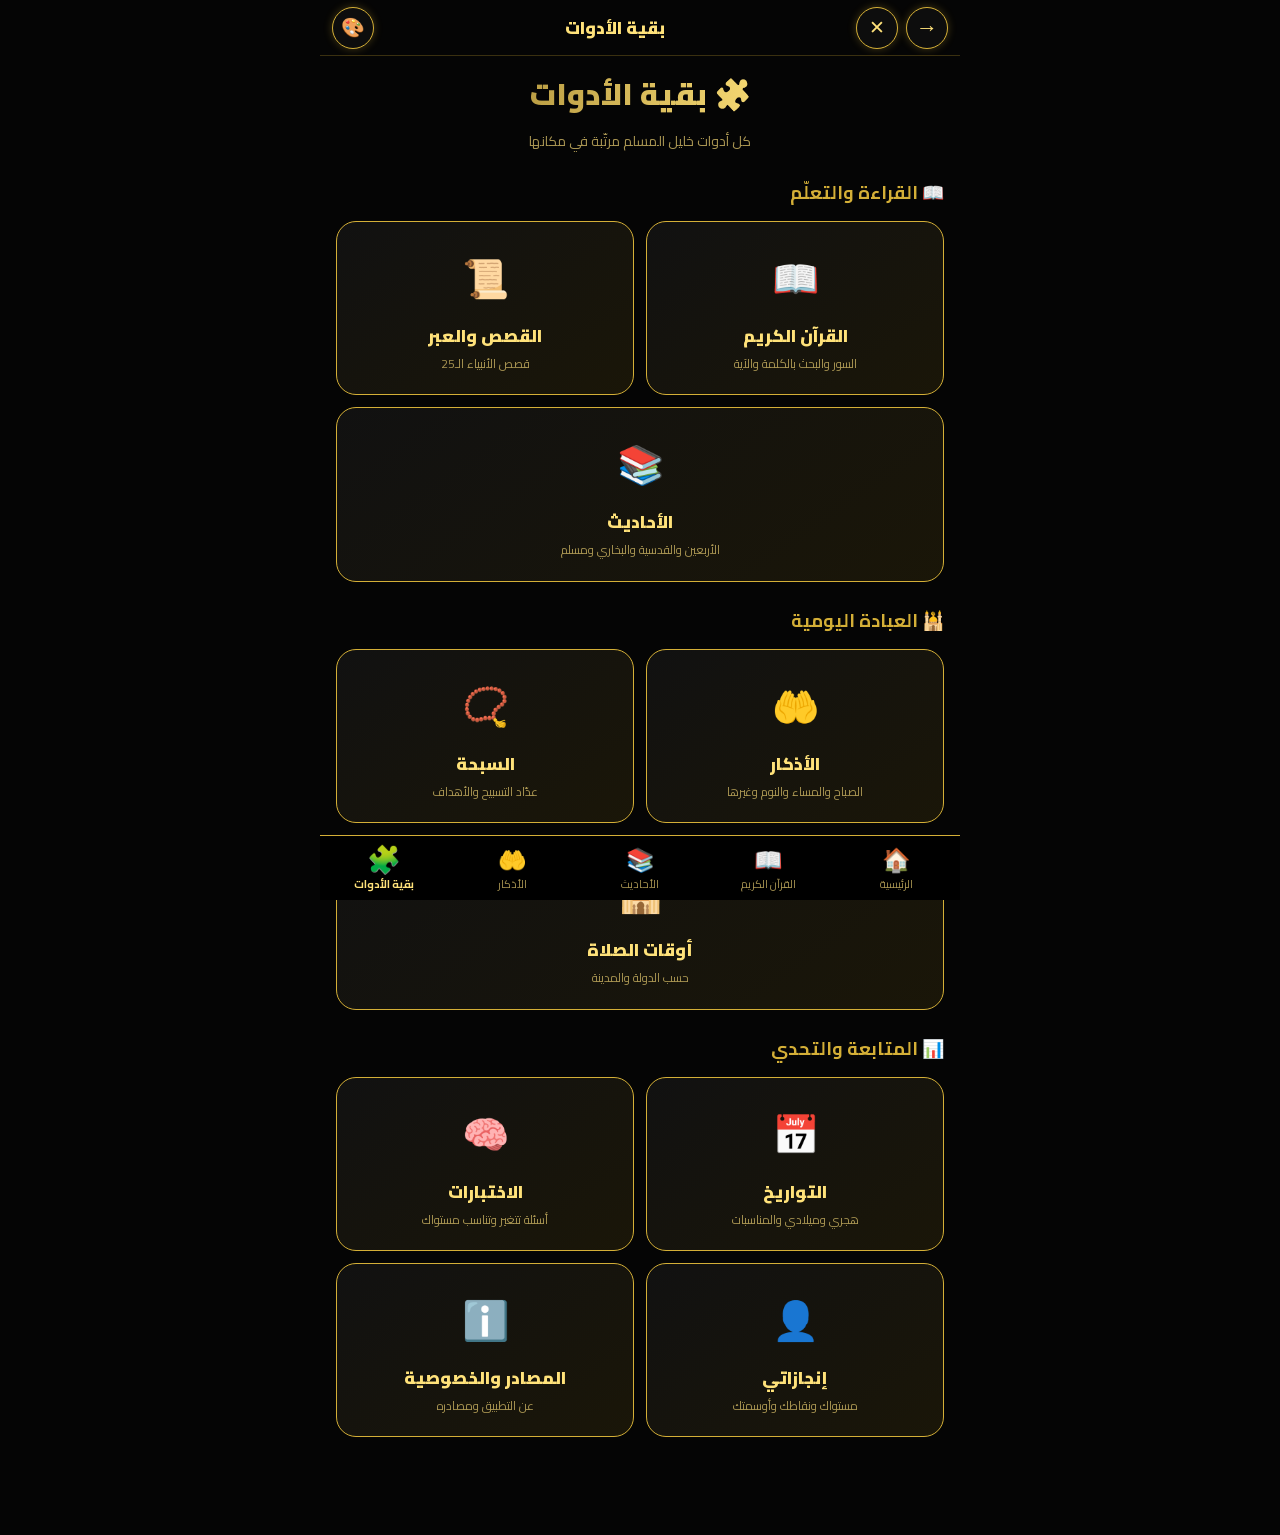
<file: tools.html>
<!DOCTYPE html>
<html lang="ar" dir="rtl">
<head>
<meta charset="UTF-8">
<meta name="viewport" content="width=device-width, initial-scale=1, viewport-fit=cover">
<title>بقية الأدوات - خليل المسلم</title>
<link rel="manifest" href="manifest.json">
<style>
  * { box-sizing:border-box; }
  body { margin:0; font-family:'Cairo',sans-serif; background:#050505; color:#f3e9c6; }
  header { text-align:center; padding:25px 10px 5px; }
  header h1 { margin:0; font-size:30px; font-weight:900;
    background:linear-gradient(90deg,var(--g4),var(--g2),var(--g),var(--g2),var(--g4));
    background-size:300% auto; -webkit-background-clip:text; background-clip:text; color:transparent;
    animation:shine 4s linear infinite; }
  @keyframes shine { to { background-position:300% center; } }
  .sub { text-align:center; color:var(--g3); font-size:14px; }
  .sec { margin:22px 16px 0; color:var(--g); font-size:18px; font-weight:700; }
  .grid { display:grid; grid-template-columns:1fr 1fr; gap:12px; margin:12px 16px; }
  .tool { display:block; text-decoration:none; color:inherit; text-align:center; padding:20px 10px;
    background:linear-gradient(145deg,#111,var(--c2)); border:1px solid var(--g); border-radius:20px;
    animation:glow 3s ease-in-out infinite; }
  .tool:last-child:nth-child(odd) { grid-column:1 / -1; }
  .tool:active { transform:scale(.97); }
  @keyframes glow { 0%,100% { box-shadow:0 0 8px rgba(var(--gr),.25); } 50% { box-shadow:0 0 20px rgba(var(--gr),.55); } }
  .tool .ic { font-size:38px; }
  .tool .nm { font-size:17px; font-weight:900; color:var(--g2); margin:6px 0 2px; }
  .tool .ds { font-size:12px; color:var(--g3); line-height:1.7; }
</style>
<link rel="stylesheet" href="style.css">
<script src="theme.js"></script>
<meta name="theme-color" content="#050505">
<link rel="apple-touch-icon" href="icon-180.png">
</head>
<body>
  <header><h1>🧩 بقية الأدوات</h1></header>
  <div class="sub">كل أدوات خليل المسلم مرتّبة في مكانها</div>
  <div id="root"></div>

<script>
  const GROUPS = [
    ["📖 القراءة والتعلّم", [
      ["quran.html", "📖", "القرآن الكريم", "السور والبحث بالكلمة والآية"],
      ["anbiya.html", "📜", "القصص والعبر", "قصص الأنبياء الـ25"],
      ["hadith.html", "📚", "الأحاديث", "الأربعين والقدسية والبخاري ومسلم"]
    ]],
    ["🕌 العبادة اليومية", [
      ["adhkar.html", "🤲", "الأذكار", "الصباح والمساء والنوم وغيرها"],
      ["tasbih.html", "📿", "السبحة", "عدّاد التسبيح والأهداف"],
      ["prayer.html", "🕌", "أوقات الصلاة", "حسب الدولة والمدينة"]
    ]],
    ["📊 المتابعة والتحدي", [
      ["dates.html", "📅", "التواريخ", "هجري وميلادي والمناسبات"],
      ["quiz.html", "🧠", "الاختبارات", "أسئلة تتغير وتناسب مستواك"],
      ["achievements.html", "👤", "إنجازاتي", "مستواك ونقاطك وأوسمتك"],
      ["about.html", "ℹ️", "المصادر والخصوصية", "عن التطبيق ومصادره"]
    ]]
  ];
  const root = document.getElementById("root");
  GROUPS.forEach(gp => {
    const h = document.createElement("div");
    h.className = "sec";
    h.textContent = gp[0];
    root.appendChild(h);
    const grid = document.createElement("div");
    grid.className = "grid";
    gp[1].forEach(t => {
      const a = document.createElement("a");
      a.className = "tool";
      a.href = t[0];
      a.innerHTML = '<div class="ic"></div><div class="nm"></div><div class="ds"></div>';
      a.querySelector(".ic").textContent = t[1];
      a.querySelector(".nm").textContent = t[2];
      a.querySelector(".ds").textContent = t[3];
      grid.appendChild(a);
    });
    root.appendChild(grid);
  });
  if ("serviceWorker" in navigator && location.origin !== "https://localhost") { navigator.serviceWorker.register("sw.js"); }
</script>
<script src="nav.js"></script>
</body>
</html>
</file>
<file: style.css>
/* FONTS-START */
@font-face {
  font-family: 'Amiri';
  font-style: normal;
  font-weight: 400;
  font-display: swap;
  src: url([data-uri]) format('woff2');
  unicode-range: U+0600-06FF, U+0750-077F, U+0870-0891, U+0897-08E1, U+08E3-08FF, U+200C-200E, U+2010-2011, U+204F, U+2E41, U+FB50-FDFF, U+FE70-FE74, U+FE76-FEFC, U+102E0-102FB, U+10E60-10E7E, U+10EC2-10EC7, U+10EC9-10EEE, U+10EF0-10EFF, U+1EE00-1EE03, U+1EE05-1EE1F, U+1EE21-1EE22, U+1EE24, U+1EE27, U+1EE29-1EE32, U+1EE34-1EE37, U+1EE39, U+1EE3B, U+1EE42, U+1EE47, U+1EE49, U+1EE4B, U+1EE4D-1EE4F, U+1EE51-1EE52, U+1EE54, U+1EE57, U+1EE59, U+1EE5B, U+1EE5D, U+1EE5F, U+1EE61-1EE62, U+1EE64, U+1EE67-1EE6A, U+1EE6C-1EE72, U+1EE74-1EE77, U+1EE79-1EE7C, U+1EE7E, U+1EE80-1EE89, U+1EE8B-1EE9B, U+1EEA1-1EEA3, U+1EEA5-1EEA9, U+1EEAB-1EEBB, U+1EEF0-1EEF1;
}
@font-face {
  font-family: 'Amiri';
  font-style: normal;
  font-weight: 400;
  font-display: swap;
  src: url([data-uri]) format('woff2');
  unicode-range: U+0000-00FF, U+0131, U+0152-0153, U+02BB-02BC, U+02C6, U+02DA, U+02DC, U+0304, U+0308, U+0329, U+2000-206F, U+20AC, U+2122, U+2191, U+2193, U+2212, U+2215, U+FEFF, U+FFFD;
}
@font-face {
  font-family: 'Cairo';
  font-style: normal;
  font-weight: 200 1000;
  font-display: swap;
  src: url([data-uri]) format('woff2');
  unicode-range: U+0600-06FF, U+0750-077F, U+0870-0891, U+0897-08E1, U+08E3-08FF, U+200C-200E, U+2010-2011, U+204F, U+2E41, U+FB50-FDFF, U+FE70-FE74, U+FE76-FEFC, U+102E0-102FB, U+10E60-10E7E, U+10EC2-10EC7, U+10EC9-10EEE, U+10EF0-10EFF, U+1EE00-1EE03, U+1EE05-1EE1F, U+1EE21-1EE22, U+1EE24, U+1EE27, U+1EE29-1EE32, U+1EE34-1EE37, U+1EE39, U+1EE3B, U+1EE42, U+1EE47, U+1EE49, U+1EE4B, U+1EE4D-1EE4F, U+1EE51-1EE52, U+1EE54, U+1EE57, U+1EE59, U+1EE5B, U+1EE5D, U+1EE5F, U+1EE61-1EE62, U+1EE64, U+1EE67-1EE6A, U+1EE6C-1EE72, U+1EE74-1EE77, U+1EE79-1EE7C, U+1EE7E, U+1EE80-1EE89, U+1EE8B-1EE9B, U+1EEA1-1EEA3, U+1EEA5-1EEA9, U+1EEAB-1EEBB, U+1EEF0-1EEF1;
}
@font-face {
  font-family: 'Cairo';
  font-style: normal;
  font-weight: 200 1000;
  font-display: swap;
  src: url([data-uri]) format('woff2');
  unicode-range: U+0000-00FF, U+0131, U+0152-0153, U+02BB-02BC, U+02C6, U+02DA, U+02DC, U+0304, U+0308, U+0329, U+2000-206F, U+20AC, U+2122, U+2191, U+2193, U+2212, U+2215, U+FEFF, U+FFFD;
}
/* FONTS-END */
:root { --g:#d4af37; --g2:#ffe27a; --g3:#a99552; --g4:#8a6d1d; --b:#3a3010; --c2:#1a1608; --c3:#2a220a; --gr:212,175,55; }
html { background:#050505; -webkit-text-size-adjust:100%; }
body { max-width:640px; margin-left:auto !important; margin-right:auto !important;
  padding-bottom:calc(86px + env(safe-area-inset-bottom, 0px)) !important; }
header { padding-top:calc(54px + env(safe-area-inset-top, 0px)) !important; padding-bottom:6px !important; }
#appnav { position:fixed; bottom:0; left:50%; transform:translateX(-50%); width:100%; max-width:640px;
  background:#000; display:flex; border-top:1px solid var(--g); z-index:50;
  padding:8px 0 calc(8px + env(safe-area-inset-bottom, 0px)); }
#appnav a { flex:1 1 0; min-width:0; color:var(--g3); text-decoration:none; text-align:center; font-size:11px; line-height:1.4; }
#appnav a span { display:block; font-size:23px; transition:.2s; }
#appnav a.active { color:var(--g2); font-weight:700; }
#appnav a.active span { transform:scale(1.18); }
</file>
